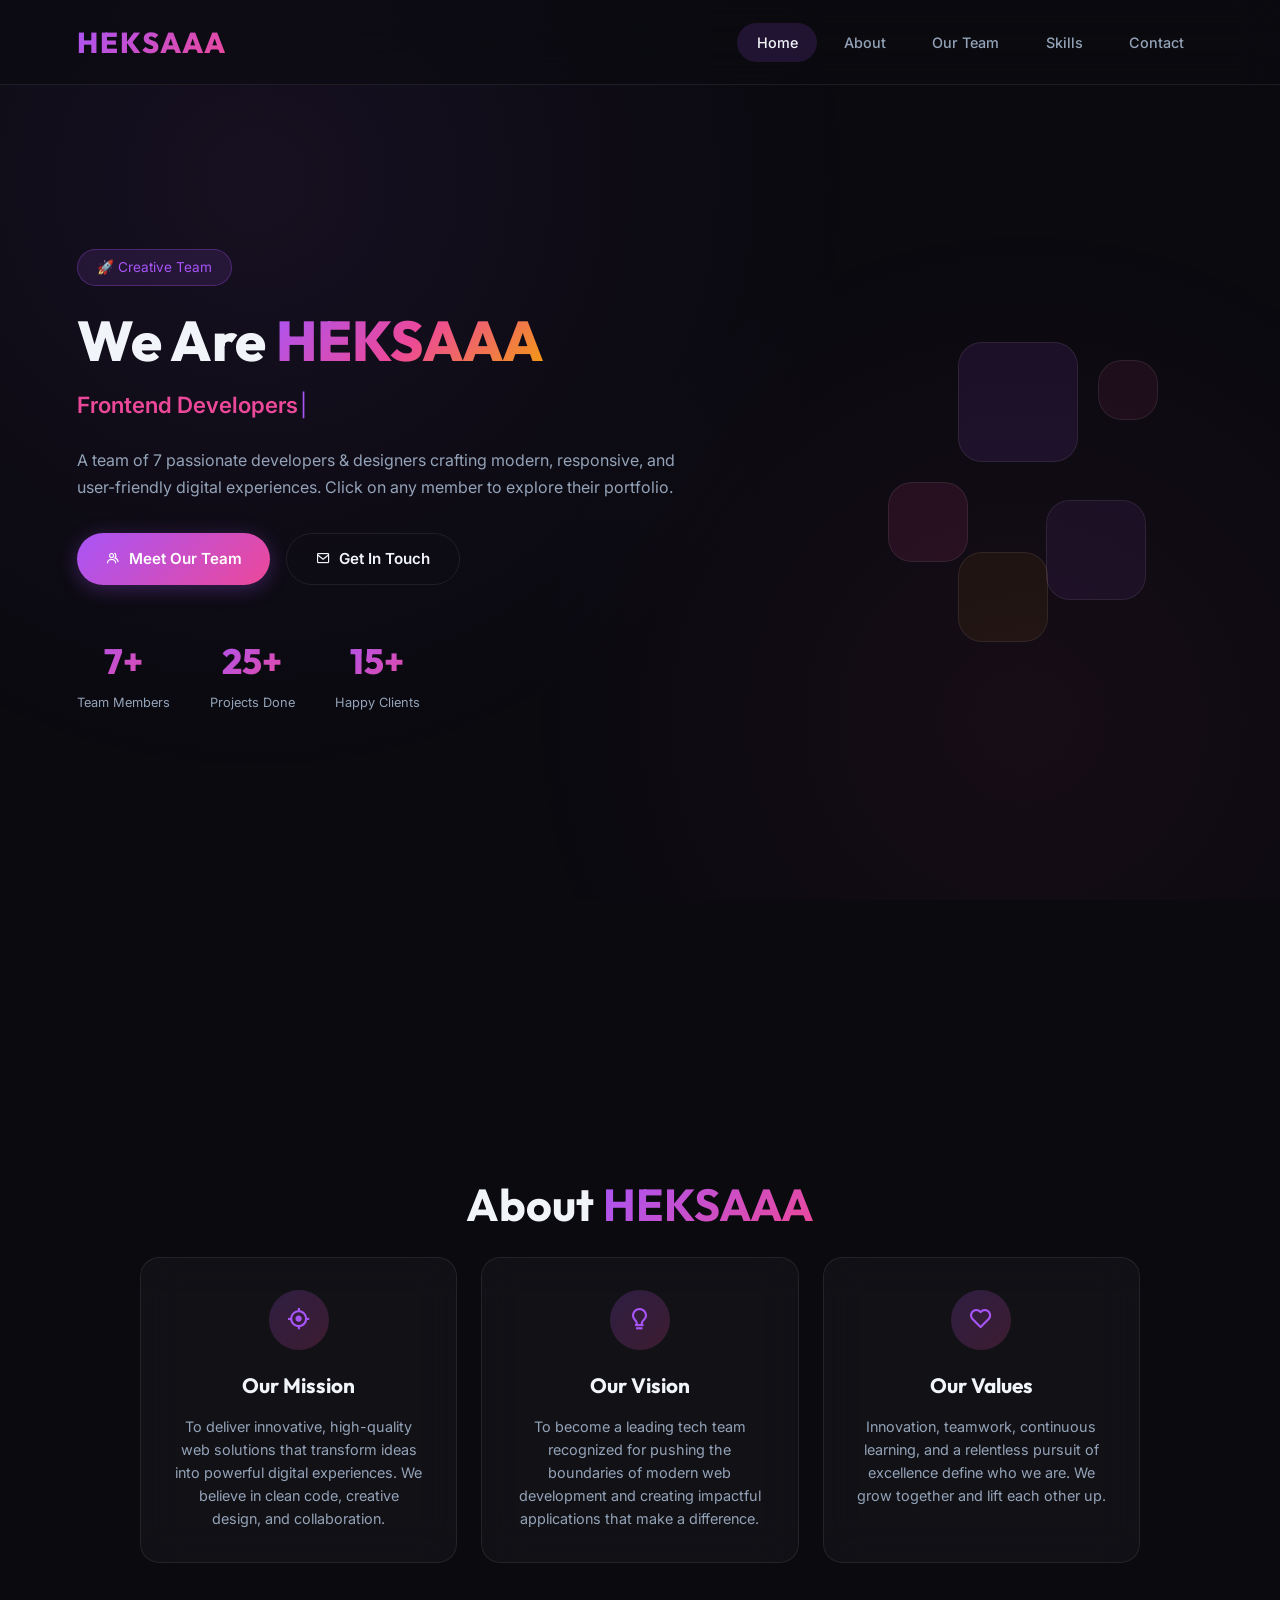
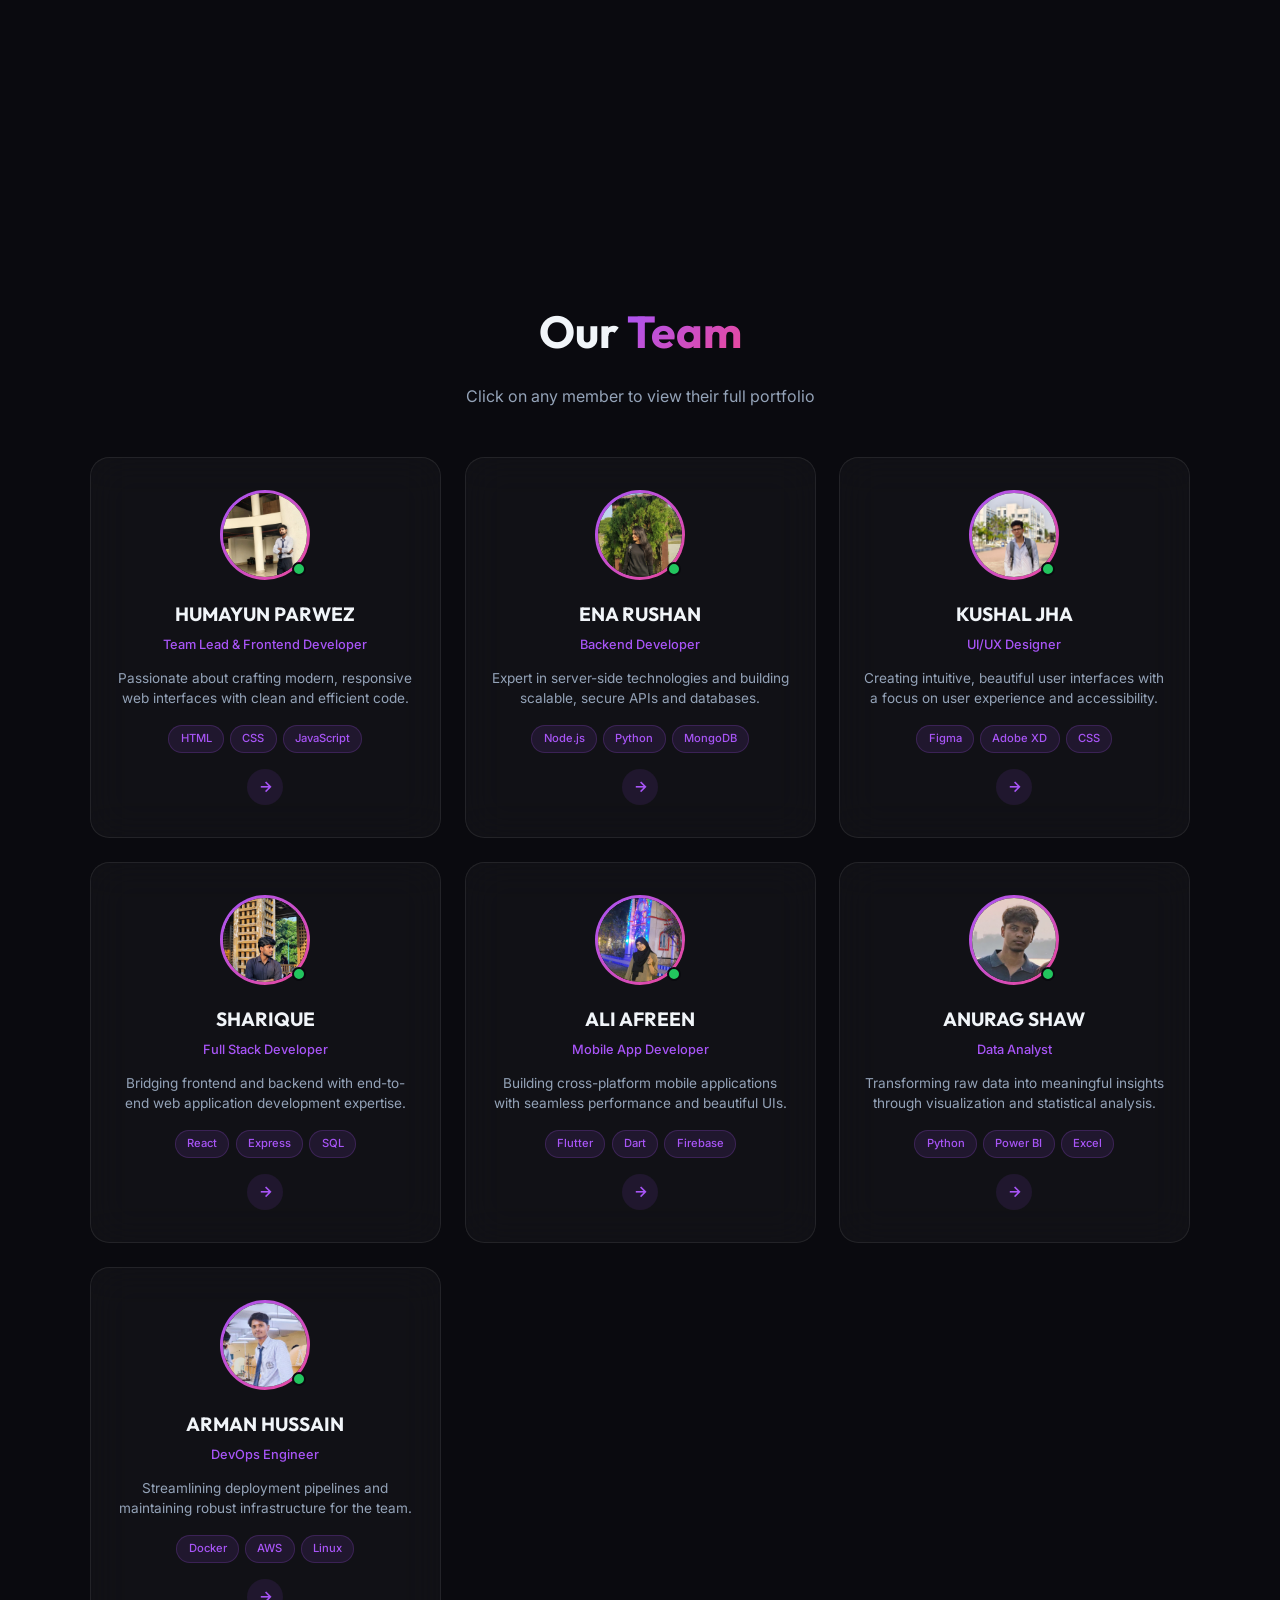
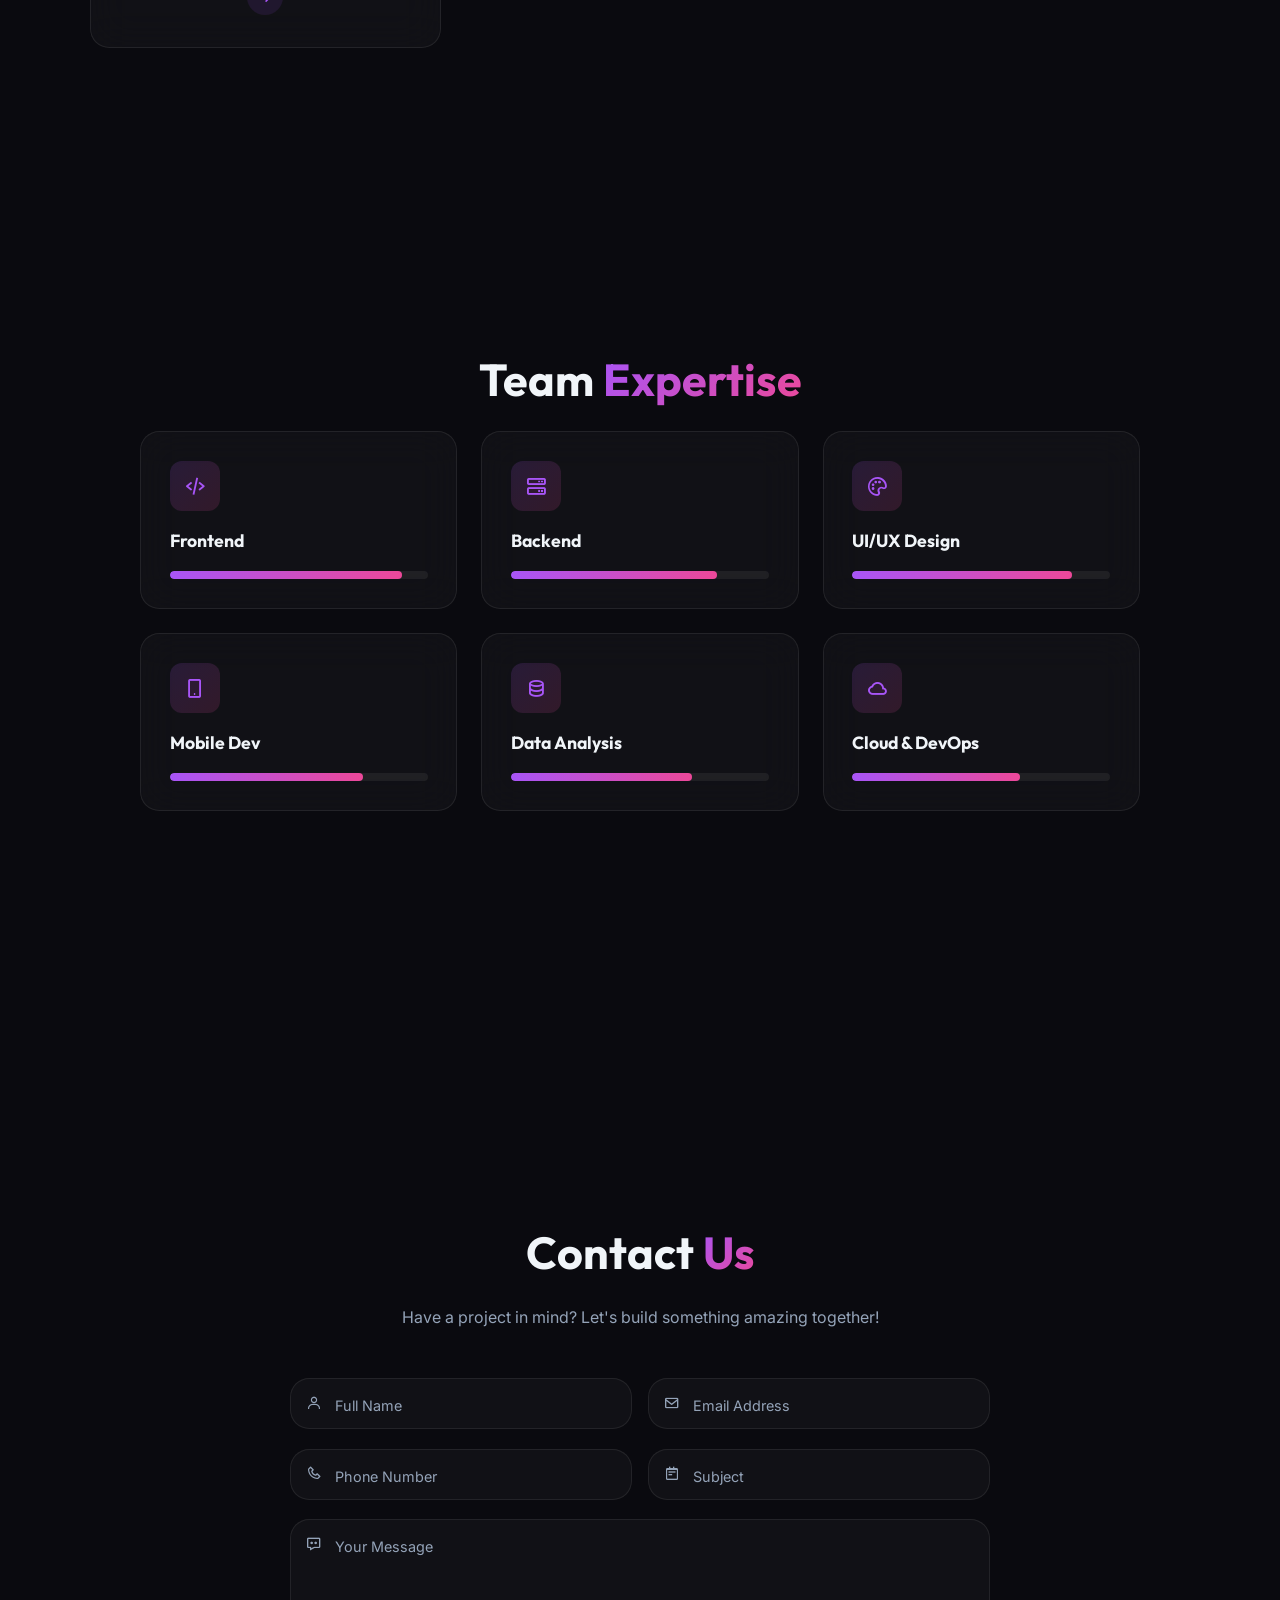
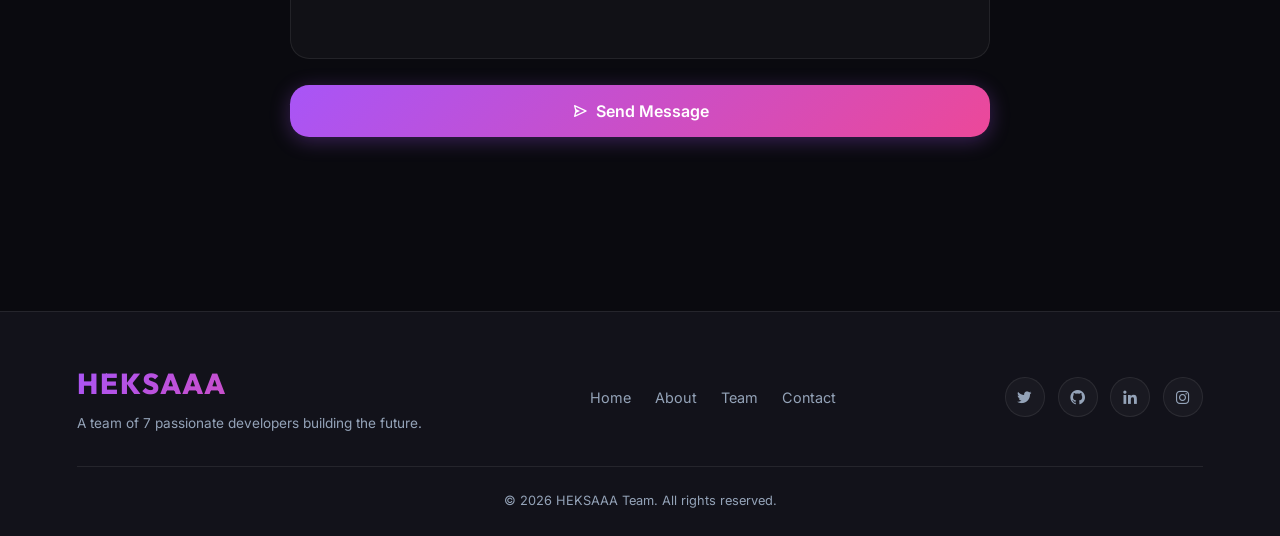
<file: index.html>
<!DOCTYPE html>
<html lang="en">

<head>
    <meta charset="UTF-8">
    <meta name="viewport" content="width=device-width, initial-scale=1.0">
    <title>HEKSAAA — Team Portfolio</title>
    <meta name="description"
        content="Meet the HEKSAAA team — 7 talented developers and designers building the future of web.">
    <link rel="stylesheet" href="style.css">
    <link href='https://unpkg.com/boxicons@2.1.4/css/boxicons.min.css' rel='stylesheet'>
    <link rel="preconnect" href="https://fonts.googleapis.com">
    <link rel="preconnect" href="https://fonts.gstatic.com" crossorigin>
    <link
        href="https://fonts.googleapis.com/css2?family=Inter:wght@300;400;500;600;700;800;900&family=Outfit:wght@300;400;500;600;700;800&display=swap"
        rel="stylesheet">
</head>

<body>
    <!-- Animated Background Particles -->
    <div class="bg-particles" id="particles"></div>

    <!-- *************************Navbar************************* -->
    <header class="header" id="header">
        <a href="#" class="logo">HEKSAAA</a>
        <i class='bx bx-menu' id="menu"></i>
        <nav class="navbar" id="navbar">
            <a href="#home" class="nav-link active" style="--vlr:1">Home</a>
            <a href="#about" class="nav-link" style="--vlr:2">About</a>
            <a href="#team" class="nav-link" style="--vlr:3">Our Team</a>
            <a href="#skills" class="nav-link" style="--vlr:4">Skills</a>
            <a href="#contact" class="nav-link" style="--vlr:5">Contact</a>
        </nav>
    </header>

    <!-- *************************Hero Section************************* -->
    <section class="hero" id="home">
        <div class="hero-content">
            <div class="hero-badge">🚀 Creative Team</div>
            <h1 class="hero-title">
                We Are <span class="gradient-text">HEKSAAA</span>
            </h1>
            <div class="hero-typewriter">
                <h2 id="typewriter-text"></h2>
                <span class="cursor">|</span>
            </div>
            <p class="hero-description">A team of 7 passionate developers & designers crafting modern, responsive, and
                user-friendly digital experiences. Click on any member to explore their portfolio.</p>
            <div class="hero-buttons">
                <a href="#team" class="btn btn-primary">
                    <i class='bx bx-group'></i> Meet Our Team
                </a>
                <a href="#contact" class="btn btn-outline">
                    <i class='bx bx-envelope'></i> Get In Touch
                </a>
            </div>
            <div class="hero-stats">
                <div class="stat-item">
                    <span class="stat-number" data-count="7">0</span>
                    <span class="stat-label">Team Members</span>
                </div>
                <div class="stat-item">
                    <span class="stat-number" data-count="25">0</span>
                    <span class="stat-label">Projects Done</span>
                </div>
                <div class="stat-item">
                    <span class="stat-number" data-count="15">0</span>
                    <span class="stat-label">Happy Clients</span>
                </div>
            </div>
        </div>
        <div class="hero-visual">
            <div class="hex-grid">
                <div class="hex hex-1"></div>
                <div class="hex hex-2"></div>
                <div class="hex hex-3"></div>
                <div class="hex hex-4"></div>
                <div class="hex hex-5"></div>
            </div>
        </div>
    </section>

    <!-- *************************About Section************************* -->
    <section class="about-section" id="about">
        <h2 class="section-title">About <span>HEKSAAA</span></h2>
        <div class="about-grid">
            <div class="about-card glass-card">
                <div class="about-icon"><i class='bx bx-target-lock'></i></div>
                <h3>Our Mission</h3>
                <p>To deliver innovative, high-quality web solutions that transform ideas into powerful digital
                    experiences. We believe in clean code, creative design, and collaboration.</p>
            </div>
            <div class="about-card glass-card">
                <div class="about-icon"><i class='bx bx-bulb'></i></div>
                <h3>Our Vision</h3>
                <p>To become a leading tech team recognized for pushing the boundaries of modern web development and
                    creating impactful applications that make a difference.</p>
            </div>
            <div class="about-card glass-card">
                <div class="about-icon"><i class='bx bx-heart'></i></div>
                <h3>Our Values</h3>
                <p>Innovation, teamwork, continuous learning, and a relentless pursuit of excellence define who we are.
                    We grow together and lift each other up.</p>
            </div>
        </div>
    </section>

    <!-- *************************Team Section************************* -->
    <section class="team-section" id="team">
        <h2 class="section-title">Our <span>Team</span></h2>
        <p class="section-subtitle">Click on any member to view their full portfolio</p>

        <div class="team-grid">
            <!-- Member 1 -->
            <a href="member1.html" class="member-card glass-card" id="member-1" style="--delay:0.1s">
                <div class="member-glow"></div>
                <div class="member-avatar">
                    <img src="humayu.jpeg" alt="Arman Hussain" class="avatar-img">
                    <div class="member-status online"></div>
                </div>
                <h3 class="member-name">HUMAYUN PARWEZ</h3>
                <span class="member-role">Team Lead & Frontend Developer</span>
                <p class="member-bio">Passionate about crafting modern, responsive web interfaces with clean and
                    efficient code.</p>
                <div class="member-skills-preview">
                    <span class="skill-tag">HTML</span>
                    <span class="skill-tag">CSS</span>
                    <span class="skill-tag">JavaScript</span>
                </div>
                <div class="card-arrow">
                    <i class='bx bx-right-arrow-alt'></i>
                </div>
            </a>

            <!-- Member 2 -->
            <a href="member2.html" class="member-card glass-card" id="member-2" style="--delay:0.2s">
                <div class="member-glow"></div>
                <div class="member-avatar">
                    <img src="ena.jpeg" alt="Ena Rushan" class="avatar-img">
                    <div class="member-status online"></div>
                </div>
                <h3 class="member-name">ENA RUSHAN</h3>
                <span class="member-role">Backend Developer</span>
                <p class="member-bio">Expert in server-side technologies and building scalable, secure APIs and
                    databases.</p>
                <div class="member-skills-preview">
                    <span class="skill-tag">Node.js</span>
                    <span class="skill-tag">Python</span>
                    <span class="skill-tag">MongoDB</span>
                </div>
                <div class="card-arrow">
                    <i class='bx bx-right-arrow-alt'></i>
                </div>
            </a>

            <!-- Member 3 -->
            <a href="member3.html" class="member-card glass-card" id="member-3" style="--delay:0.3s">
                <div class="member-glow"></div>
                <div class="member-avatar">
                    <img src="kushal.jpeg" alt="Anurag Shaw" class="avatar-img">
                    <div class="member-status online"></div>
                </div>
                <h3 class="member-name">KUSHAL JHA</h3>
                <span class="member-role">UI/UX Designer</span>
                <p class="member-bio">Creating intuitive, beautiful user interfaces with a focus on user experience and
                    accessibility.</p>
                <div class="member-skills-preview">
                    <span class="skill-tag">Figma</span>
                    <span class="skill-tag">Adobe XD</span>
                    <span class="skill-tag">CSS</span>
                </div>
                <div class="card-arrow">
                    <i class='bx bx-right-arrow-alt'></i>
                </div>
            </a>

            <!-- Member 4 -->
            <a href="member4.html" class="member-card glass-card" id="member-4" style="--delay:0.4s">
                <div class="member-glow"></div>
                <div class="member-avatar">
                    <img src="sharique.jpeg" alt="Ali Afreen" class="avatar-img">
                    <div class="member-status online"></div>
                </div>
                <h3 class="member-name">SHARIQUE</h3>
                <span class="member-role">Full Stack Developer</span>
                <p class="member-bio">Bridging frontend and backend with end-to-end web application development
                    expertise.</p>
                <div class="member-skills-preview">
                    <span class="skill-tag">React</span>
                    <span class="skill-tag">Express</span>
                    <span class="skill-tag">SQL</span>
                </div>
                <div class="card-arrow">
                    <i class='bx bx-right-arrow-alt'></i>
                </div>
            </a>

            <!-- Member 5 -->
            <a href="member5.html" class="member-card glass-card" id="member-5" style="--delay:0.5s">
                <div class="member-glow"></div>
                <div class="member-avatar">
                    <img src="afreen.jpeg" alt="Ena Rushan" class="avatar-img">
                    <div class="member-status online"></div>
                </div>
                <h3 class="member-name">ALI AFREEN</h3>
                <span class="member-role">Mobile App Developer</span>
                <p class="member-bio">Building cross-platform mobile applications with seamless performance and
                    beautiful UIs.</p>
                <div class="member-skills-preview">
                    <span class="skill-tag">Flutter</span>
                    <span class="skill-tag">Dart</span>
                    <span class="skill-tag">Firebase</span>
                </div>
                <div class="card-arrow">
                    <i class='bx bx-right-arrow-alt'></i>
                </div>
            </a>

            <!-- Member 6 -->
            <a href="member6.html" class="member-card glass-card" id="member-6" style="--delay:0.6s">
                <div class="member-glow"></div>
                <div class="member-avatar">
                    <img src="anurag.jpeg" alt="Kushal Jha" class="avatar-img">
                    <div class="member-status online"></div>
                </div>
                <h3 class="member-name">ANURAG SHAW</h3>
                <span class="member-role">Data Analyst</span>
                <p class="member-bio">Transforming raw data into meaningful insights through visualization and
                    statistical analysis.</p>
                <div class="member-skills-preview">
                    <span class="skill-tag">Python</span>
                    <span class="skill-tag">Power BI</span>
                    <span class="skill-tag">Excel</span>
                </div>
                <div class="card-arrow">
                    <i class='bx bx-right-arrow-alt'></i>
                </div>
            </a>

            <!-- Member 7 -->
            <a href="member7.html" class="member-card glass-card" id="member-7" style="--delay:0.7s">
                <div class="member-glow"></div>
                <div class="member-avatar">
                    <img src="arman.png" alt="Sharique" class="avatar-img">
                    <div class="member-status online"></div>
                </div>
                <h3 class="member-name">ARMAN HUSSAIN</h3>
                <span class="member-role">DevOps Engineer</span>
                <p class="member-bio">Streamlining deployment pipelines and maintaining robust infrastructure for the
                    team.</p>
                <div class="member-skills-preview">
                    <span class="skill-tag">Docker</span>
                    <span class="skill-tag">AWS</span>
                    <span class="skill-tag">Linux</span>
                </div>
                <div class="card-arrow">
                    <i class='bx bx-right-arrow-alt'></i>
                </div>
            </a>
        </div>
    </section>

    <!-- *************************Skills Section************************* -->
    <section class="skills-section" id="skills">
        <h2 class="section-title">Team <span>Expertise</span></h2>
        <div class="skills-grid">
            <div class="skill-card glass-card">
                <div class="skill-icon"><i class='bx bx-code-alt'></i></div>
                <h3>Frontend</h3>
                <div class="skill-bar-container">
                    <div class="skill-bar" data-width="90%">
                        <span class="skill-percent">90%</span>
                    </div>
                </div>
            </div>
            <div class="skill-card glass-card">
                <div class="skill-icon"><i class='bx bx-server'></i></div>
                <h3>Backend</h3>
                <div class="skill-bar-container">
                    <div class="skill-bar" data-width="80%">
                        <span class="skill-percent">80%</span>
                    </div>
                </div>
            </div>
            <div class="skill-card glass-card">
                <div class="skill-icon"><i class='bx bx-palette'></i></div>
                <h3>UI/UX Design</h3>
                <div class="skill-bar-container">
                    <div class="skill-bar" data-width="85%">
                        <span class="skill-percent">85%</span>
                    </div>
                </div>
            </div>
            <div class="skill-card glass-card">
                <div class="skill-icon"><i class='bx bx-mobile-alt'></i></div>
                <h3>Mobile Dev</h3>
                <div class="skill-bar-container">
                    <div class="skill-bar" data-width="75%">
                        <span class="skill-percent">75%</span>
                    </div>
                </div>
            </div>
            <div class="skill-card glass-card">
                <div class="skill-icon"><i class='bx bx-data'></i></div>
                <h3>Data Analysis</h3>
                <div class="skill-bar-container">
                    <div class="skill-bar" data-width="70%">
                        <span class="skill-percent">70%</span>
                    </div>
                </div>
            </div>
            <div class="skill-card glass-card">
                <div class="skill-icon"><i class='bx bx-cloud'></i></div>
                <h3>Cloud & DevOps</h3>
                <div class="skill-bar-container">
                    <div class="skill-bar" data-width="65%">
                        <span class="skill-percent">65%</span>
                    </div>
                </div>
            </div>
        </div>
    </section>

    <!-- *************************Contact Section************************* -->
    <section class="contact-section" id="contact">
        <h2 class="section-title">Contact <span>Us</span></h2>
        <p class="section-subtitle">Have a project in mind? Let's build something amazing together!</p>
        <form action="#" class="contact-form" id="contact-form">
            <div class="form-row">
                <div class="form-group">
                    <input type="text" id="name" required placeholder=" ">
                    <label for="name">Full Name</label>
                    <i class='bx bx-user'></i>
                </div>
                <div class="form-group">
                    <input type="email" id="email" required placeholder=" ">
                    <label for="email">Email Address</label>
                    <i class='bx bx-envelope'></i>
                </div>
            </div>
            <div class="form-row">
                <div class="form-group">
                    <input type="tel" id="phone" required placeholder=" ">
                    <label for="phone">Phone Number</label>
                    <i class='bx bx-phone'></i>
                </div>
                <div class="form-group">
                    <input type="text" id="subject" required placeholder=" ">
                    <label for="subject">Subject</label>
                    <i class='bx bx-notepad'></i>
                </div>
            </div>
            <div class="form-group full-width">
                <textarea id="message" rows="6" required placeholder=" "></textarea>
                <label for="message">Your Message</label>
                <i class='bx bx-message-dots'></i>
            </div>
            <button type="submit" class="btn btn-primary btn-submit">
                <i class='bx bx-send'></i> Send Message
            </button>
        </form>
    </section>

    <!-- *************************Footer************************* -->
    <footer class="footer">
        <div class="footer-content">
            <div class="footer-brand">
                <h3 class="logo">HEKSAAA</h3>
                <p>A team of 7 passionate developers building the future.</p>
            </div>
            <div class="footer-links">
                <a href="#home">Home</a>
                <a href="#about">About</a>
                <a href="#team">Team</a>
                <a href="#contact">Contact</a>
            </div>
            <div class="footer-socials">
                <a href="#" aria-label="Twitter"><i class='bx bxl-twitter'></i></a>
                <a href="#" aria-label="GitHub"><i class='bx bxl-github'></i></a>
                <a href="#" aria-label="LinkedIn"><i class='bx bxl-linkedin'></i></a>
                <a href="#" aria-label="Instagram"><i class='bx bxl-instagram'></i></a>
            </div>
        </div>
        <div class="footer-bottom">
            <p>&copy; 2026 HEKSAAA Team. All rights reserved.</p>
        </div>
        <a href="#home" class="back-to-top" id="backToTop">
            <i class='bx bx-up-arrow-alt'></i>
        </a>
    </footer>

    <script src="script.js"></script>
</body>

</html>
</file>
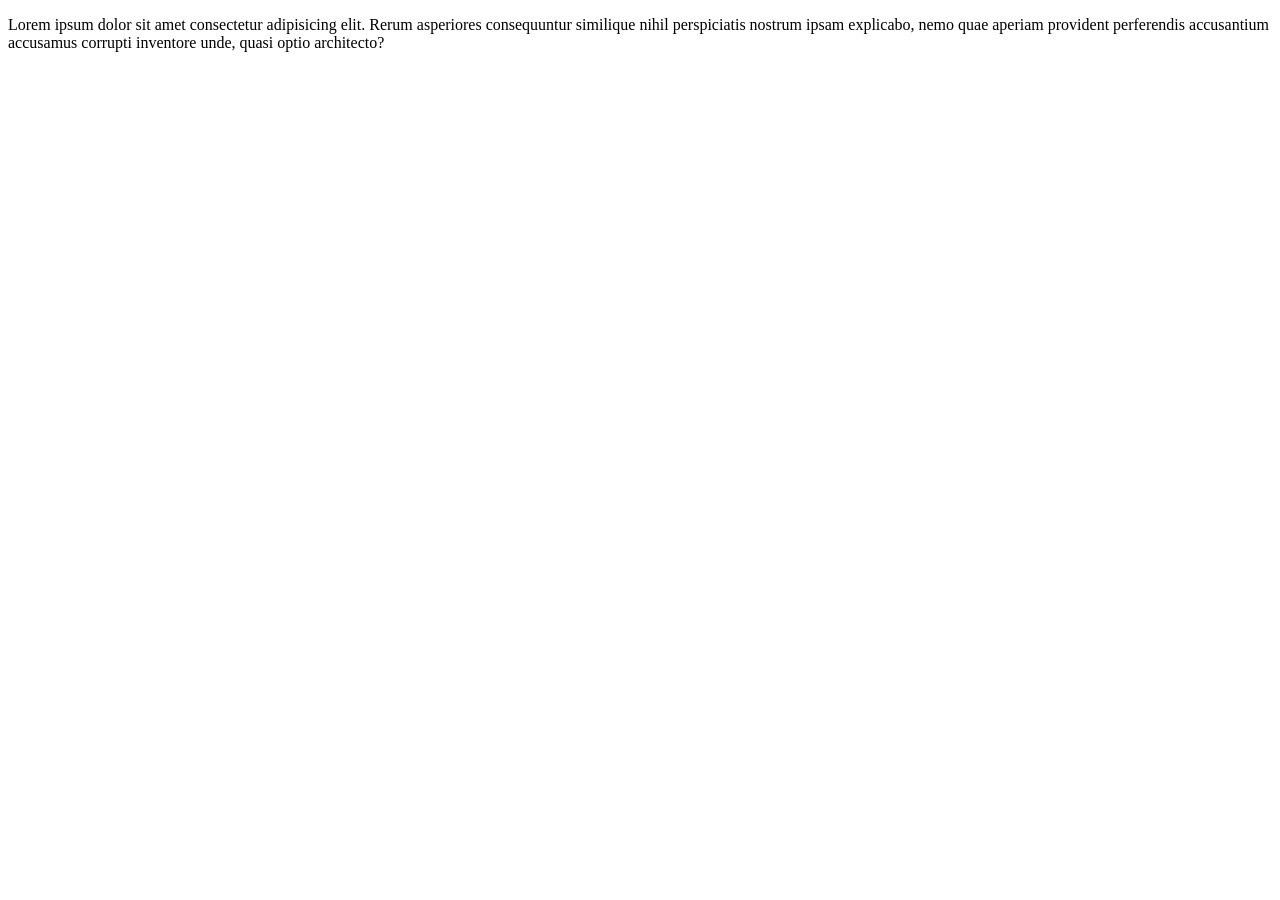
<file: about.html>
<!DOCTYPE html>
<html lang="en">
<head>
    <meta charset="UTF-8">
    <meta name="viewport" content="width=device-width, initial-scale=1.0">
    <title>Document</title>
</head>
<body>
    <p>Lorem ipsum dolor sit amet consectetur adipisicing elit. Rerum asperiores consequuntur similique nihil perspiciatis nostrum ipsam explicabo, nemo quae aperiam provident perferendis accusantium accusamus corrupti inventore unde, quasi optio architecto?</p>
</body>
</html>
</file>
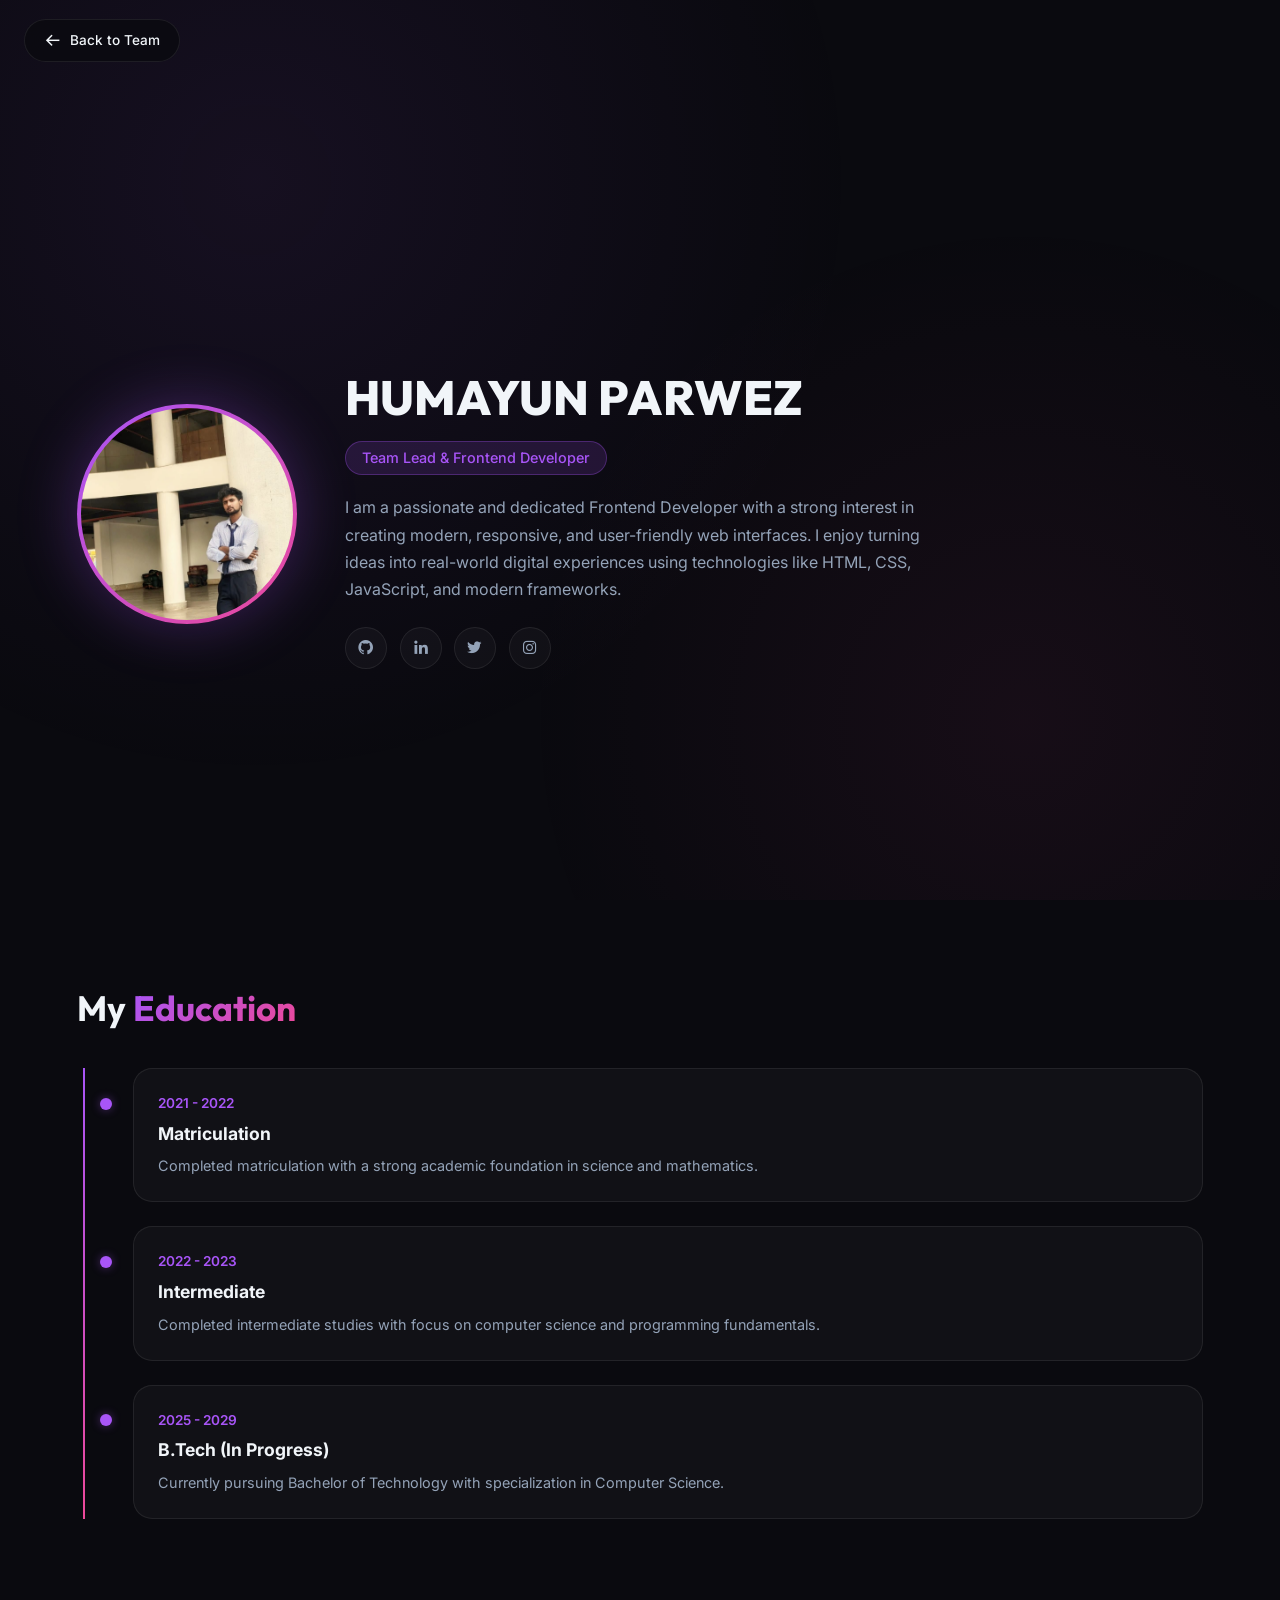
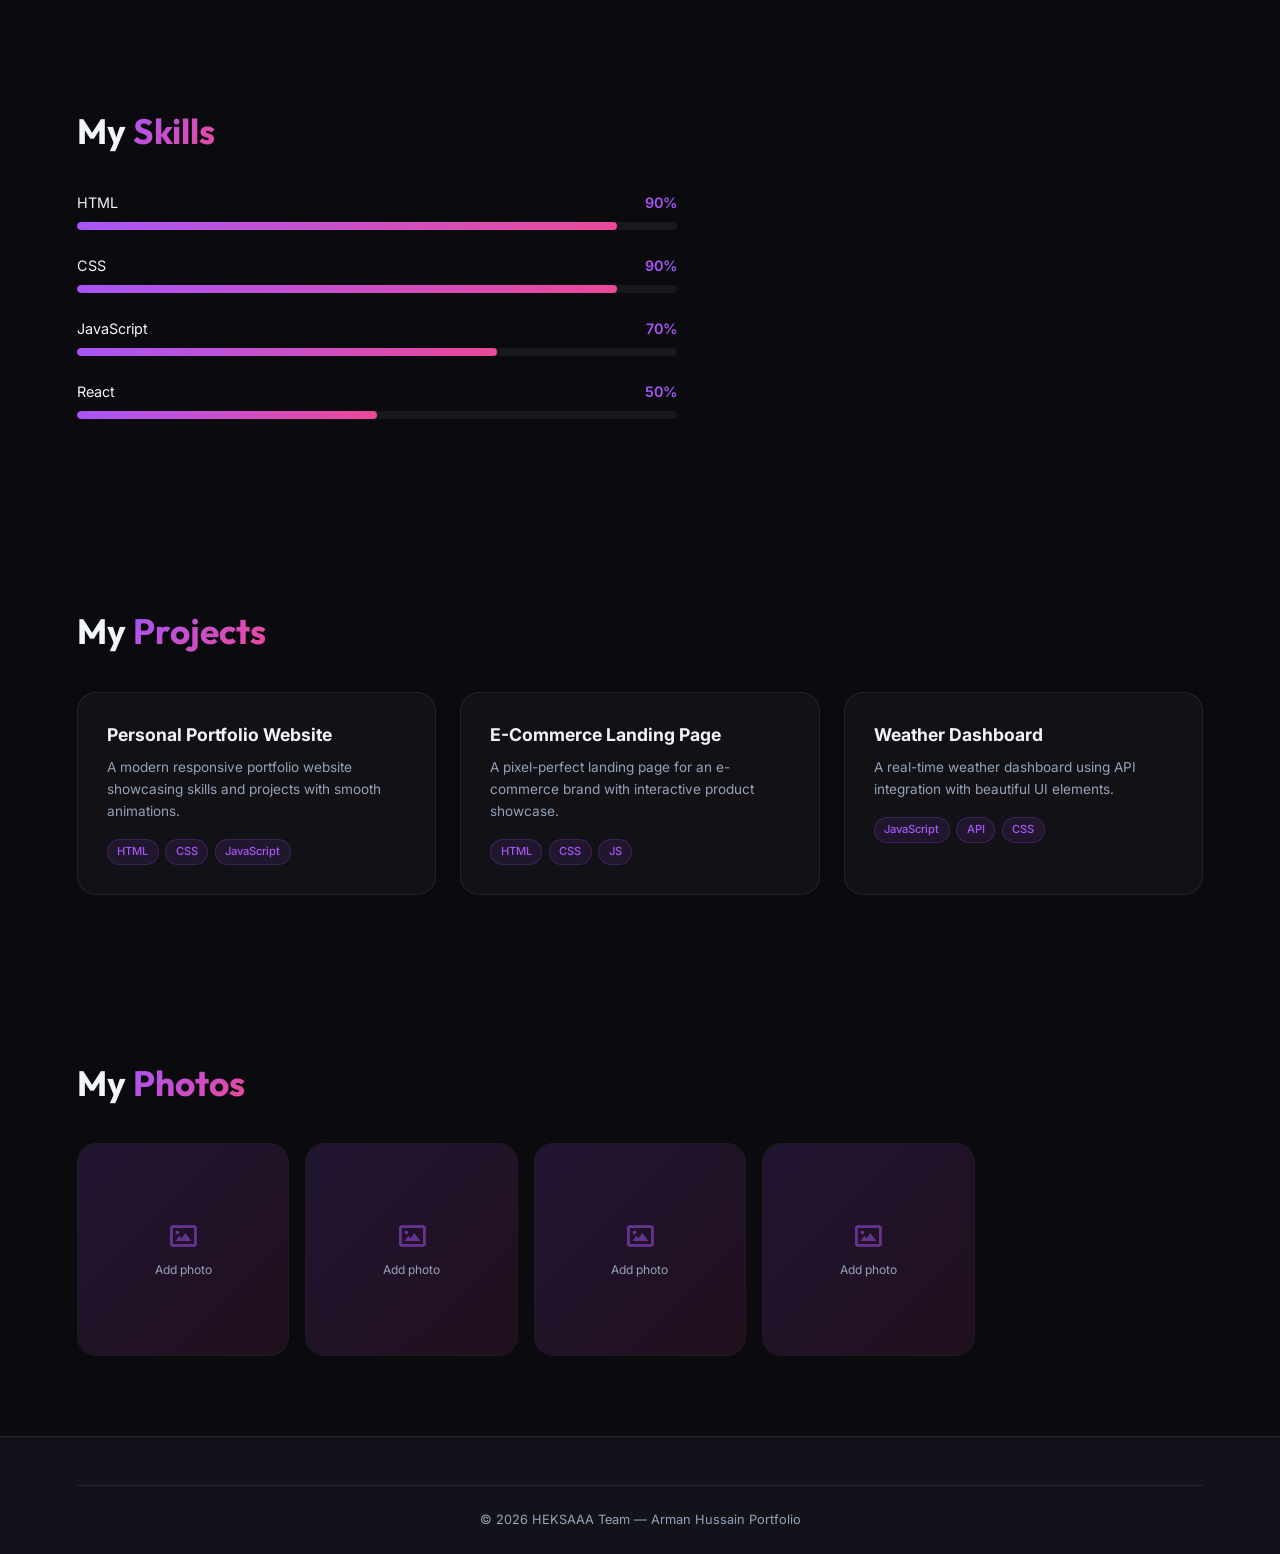
<file: member1.html>
<!DOCTYPE html>
<html lang="en">

<head>
    <meta charset="UTF-8">
    <meta name="viewport" content="width=device-width, initial-scale=1.0">
    <title>Arman Hussain — HEKSAAA Portfolio</title>
    <meta name="description" content="Portfolio of Arman Hussain — Team Lead & Frontend Developer at HEKSAAA.">
    <link rel="stylesheet" href="style.css">
    <link rel="stylesheet" href="member.css">
    <link href='https://unpkg.com/boxicons@2.1.4/css/boxicons.min.css' rel='stylesheet'>
    <link rel="preconnect" href="https://fonts.googleapis.com">
    <link rel="preconnect" href="https://fonts.gstatic.com" crossorigin>
    <link
        href="https://fonts.googleapis.com/css2?family=Inter:wght@300;400;500;600;700;800;900&family=Outfit:wght@300;400;500;600;700;800&display=swap"
        rel="stylesheet">
</head>

<body>
    <div class="bg-particles"></div>
    <a href="index.html" class="back-btn"><i class='bx bx-arrow-back'></i> Back to Team</a>

    <div class="member-hero">
        <div class="member-hero-avatar"><img src="humayu.jpeg" alt="Arman Hussain"></div>
        <div class="member-hero-info">
            <h1>HUMAYUN PARWEZ</h1>
            <div class="role-badge">Team Lead & Frontend Developer</div>
            <p>I am a passionate and dedicated Frontend Developer with a strong interest in creating modern, responsive,
                and user-friendly web interfaces. I enjoy turning ideas into real-world digital experiences using
                technologies like HTML, CSS, JavaScript, and modern frameworks.</p>
            <div class="member-socials">
                <a href="#"><i class='bx bxl-github'></i></a>
                <a href="#"><i class='bx bxl-linkedin'></i></a>
                <a href="#"><i class='bx bxl-twitter'></i></a>
                <a href="#"><i class='bx bxl-instagram'></i></a>
            </div>
        </div>
    </div>

    <div class="detail-section">
        <h2>My <span>Education</span></h2>
        <div class="timeline">
            <div class="timeline-item">
                <div class="timeline-year">2021 - 2022</div>
                <h3>Matriculation</h3>
                <p>Completed matriculation with a strong academic foundation in science and mathematics.</p>
            </div>
            <div class="timeline-item">
                <div class="timeline-year">2022 - 2023</div>
                <h3>Intermediate</h3>
                <p>Completed intermediate studies with focus on computer science and programming fundamentals.</p>
            </div>
            <div class="timeline-item">
                <div class="timeline-year">2025 - 2029</div>
                <h3>B.Tech (In Progress)</h3>
                <p>Currently pursuing Bachelor of Technology with specialization in Computer Science.</p>
            </div>
        </div>
    </div>

    <div class="detail-section">
        <h2>My <span>Skills</span></h2>
        <div class="member-skills-list">
            <div class="member-skill-item">
                <div class="member-skill-header"><span>HTML</span><span class="pct">90%</span></div>
                <div class="member-skill-bar-bg">
                    <div class="member-skill-bar-fill" data-width="90%"></div>
                </div>
            </div>
            <div class="member-skill-item">
                <div class="member-skill-header"><span>CSS</span><span class="pct">90%</span></div>
                <div class="member-skill-bar-bg">
                    <div class="member-skill-bar-fill" data-width="90%"></div>
                </div>
            </div>
            <div class="member-skill-item">
                <div class="member-skill-header"><span>JavaScript</span><span class="pct">70%</span></div>
                <div class="member-skill-bar-bg">
                    <div class="member-skill-bar-fill" data-width="70%"></div>
                </div>
            </div>
            <div class="member-skill-item">
                <div class="member-skill-header"><span>React</span><span class="pct">50%</span></div>
                <div class="member-skill-bar-bg">
                    <div class="member-skill-bar-fill" data-width="50%"></div>
                </div>
            </div>
        </div>
    </div>

    <div class="detail-section">
        <h2>My <span>Projects</span></h2>
        <div class="projects-grid">
            <div class="project-card">
                <h3>Personal Portfolio Website</h3>
                <p>A modern responsive portfolio website showcasing skills and projects with smooth animations.</p>
                <div class="project-tags"><span>HTML</span><span>CSS</span><span>JavaScript</span></div>
            </div>
            <div class="project-card">
                <h3>E-Commerce Landing Page</h3>
                <p>A pixel-perfect landing page for an e-commerce brand with interactive product showcase.</p>
                <div class="project-tags"><span>HTML</span><span>CSS</span><span>JS</span></div>
            </div>
            <div class="project-card">
                <h3>Weather Dashboard</h3>
                <p>A real-time weather dashboard using API integration with beautiful UI elements.</p>
                <div class="project-tags"><span>JavaScript</span><span>API</span><span>CSS</span></div>
            </div>
        </div>
    </div>

    <div class="detail-section">
        <h2>My <span>Photos</span></h2>
        <div class="photo-gallery">
            <div class="photo-item">
                <div class="photo-placeholder"><i class='bx bx-image'></i><span>Add photo</span></div>
            </div>
            <div class="photo-item">
                <div class="photo-placeholder"><i class='bx bx-image'></i><span>Add photo</span></div>
            </div>
            <div class="photo-item">
                <div class="photo-placeholder"><i class='bx bx-image'></i><span>Add photo</span></div>
            </div>
            <div class="photo-item">
                <div class="photo-placeholder"><i class='bx bx-image'></i><span>Add photo</span></div>
            </div>
        </div>
    </div>

    <footer class="footer">
        <div class="footer-bottom">
            <p>&copy; 2026 HEKSAAA Team — Arman Hussain Portfolio</p>
        </div>
    </footer>

    <script>
        // Animate skill bars on scroll
        const bars = document.querySelectorAll('.member-skill-bar-fill');
        const observer = new IntersectionObserver(entries => {
            entries.forEach(e => {
                if (e.isIntersecting) {
                    e.target.style.width = e.target.dataset.width;
                    observer.unobserve(e.target);
                }
            });
        }, { threshold: 0.3 });
        bars.forEach(b => observer.observe(b));
    </script>
</body>

</html>
</file>
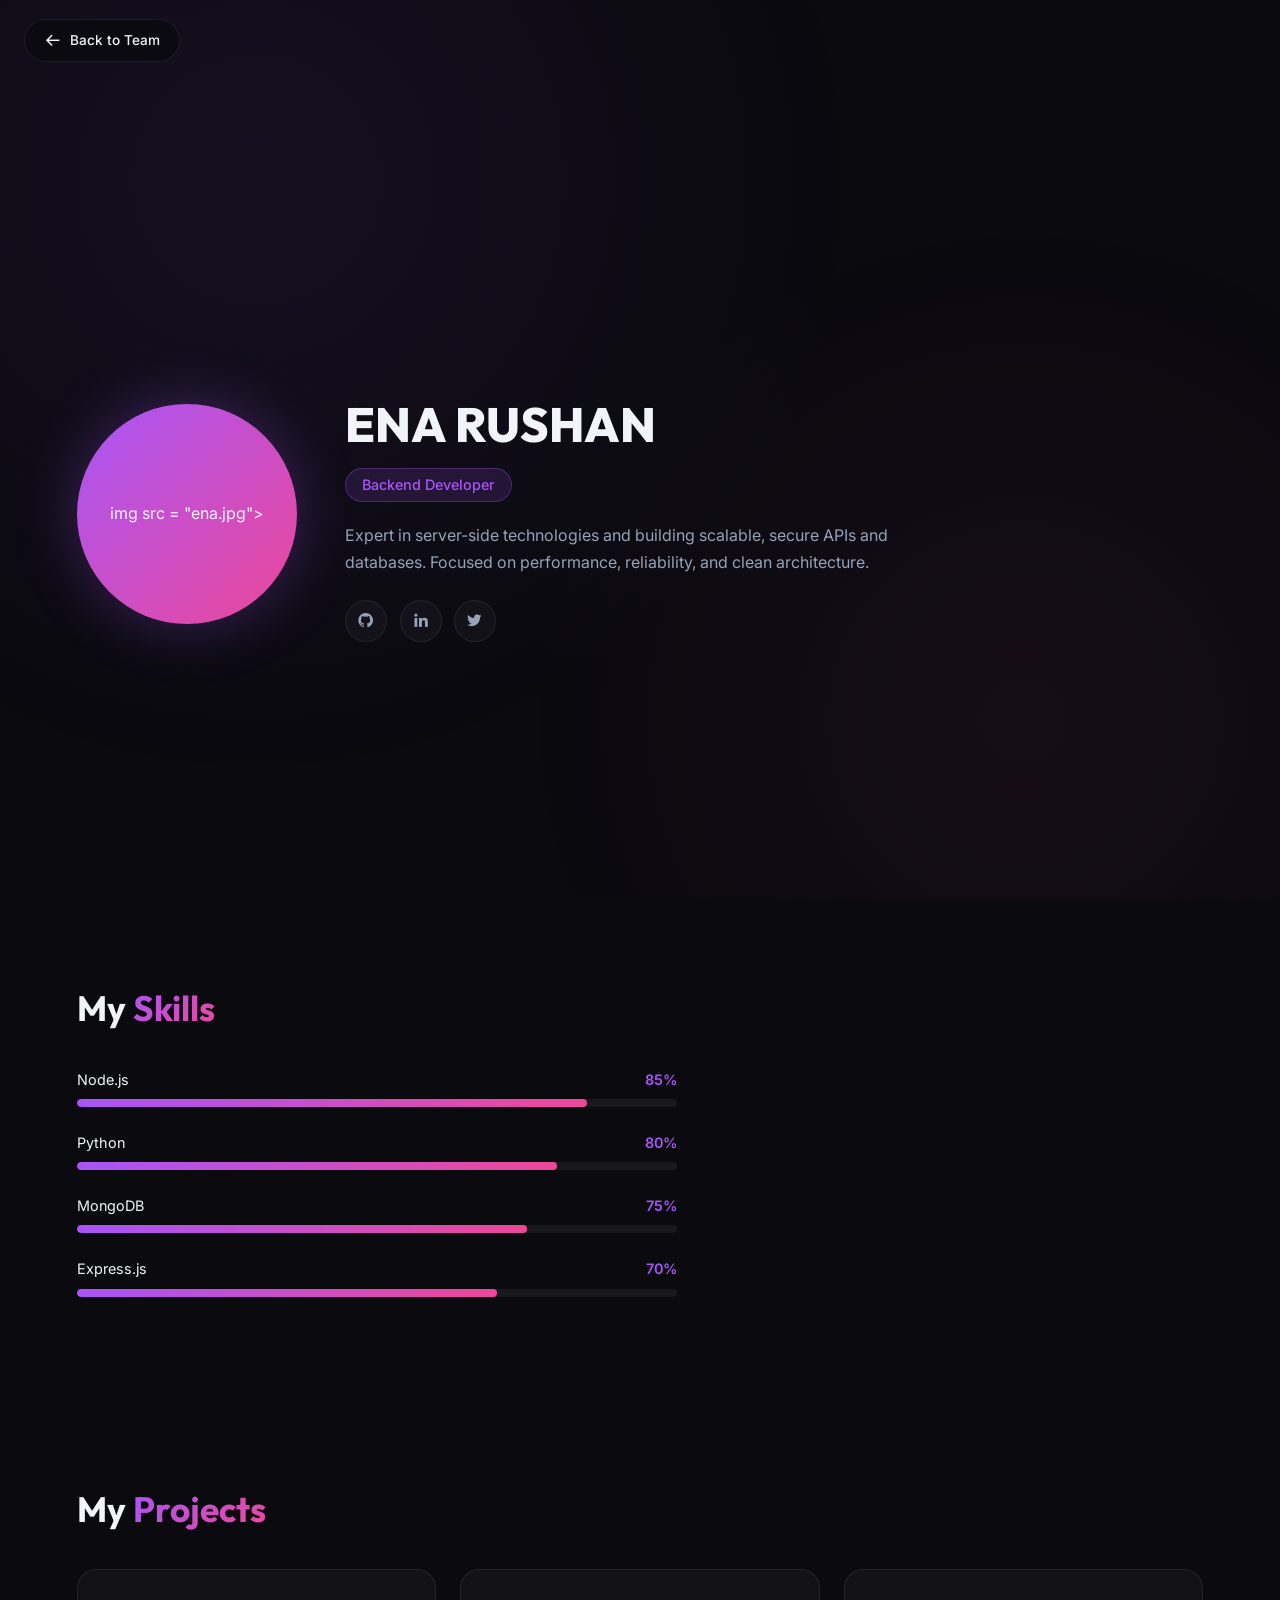
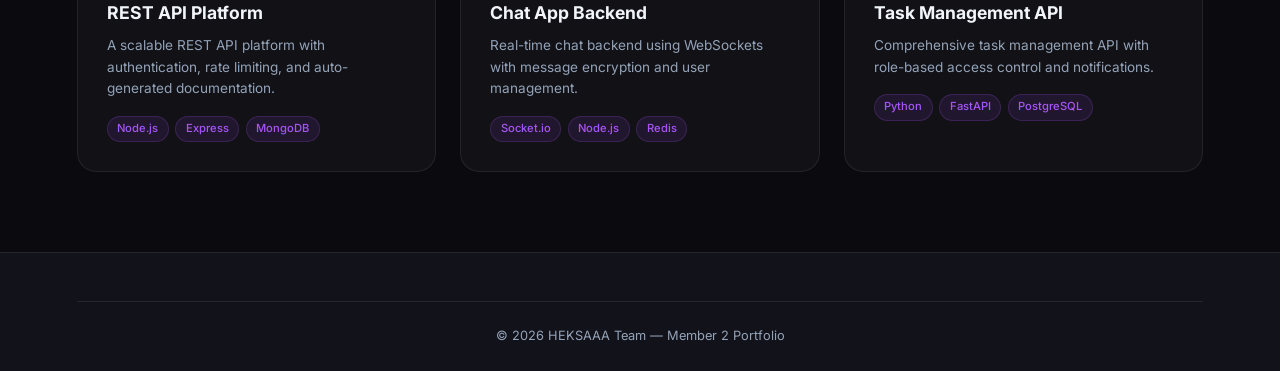
<file: member2.html>
<!DOCTYPE html>
<html lang="en">

<head>
    <meta charset="UTF-8">
    <meta name="viewport" content="width=device-width, initial-scale=1.0">
    <title>Member 2 — HEKSAAA Portfolio</title>
    <link rel="stylesheet" href="style.css">
    <link rel="stylesheet" href="member.css">
    <link href='https://unpkg.com/boxicons@2.1.4/css/boxicons.min.css' rel='stylesheet'>
    <link rel="preconnect" href="https://fonts.googleapis.com">
    <link rel="preconnect" href="https://fonts.gstatic.com" crossorigin>
    <link
        href="https://fonts.googleapis.com/css2?family=Inter:wght@300;400;500;600;700;800;900&family=Outfit:wght@300;400;500;600;700;800&display=swap"
        rel="stylesheet">
</head>

<body>
    <div class="bg-particles"></div>
    <a href="index.html" class="back-btn"><i class='bx bx-arrow-back'></i> Back to Team</a>
    <div class="member-hero">
        <div class="member-hero-avatar">img src = "ena.jpg"> </div>
        <div class="member-hero-info">
            <h1>ENA RUSHAN</h1>
            <div class="role-badge">Backend Developer</div>
            <p>Expert in server-side technologies and building scalable, secure APIs and databases. Focused on
                performance, reliability, and clean architecture.</p>
            <div class="member-socials">
                <a href="#"><i class='bx bxl-github'></i></a>
                <a href="#"><i class='bx bxl-linkedin'></i></a>
                <a href="#"><i class='bx bxl-twitter'></i></a>
            </div>
        </div>
    </div>
    <div class="detail-section">
        <h2>My <span>Skills</span></h2>
        <div class="member-skills-list">
            <div class="member-skill-item">
                <div class="member-skill-header"><span>Node.js</span><span class="pct">85%</span></div>
                <div class="member-skill-bar-bg">
                    <div class="member-skill-bar-fill" data-width="85%"></div>
                </div>
            </div>
            <div class="member-skill-item">
                <div class="member-skill-header"><span>Python</span><span class="pct">80%</span></div>
                <div class="member-skill-bar-bg">
                    <div class="member-skill-bar-fill" data-width="80%"></div>
                </div>
            </div>
            <div class="member-skill-item">
                <div class="member-skill-header"><span>MongoDB</span><span class="pct">75%</span></div>
                <div class="member-skill-bar-bg">
                    <div class="member-skill-bar-fill" data-width="75%"></div>
                </div>
            </div>
            <div class="member-skill-item">
                <div class="member-skill-header"><span>Express.js</span><span class="pct">70%</span></div>
                <div class="member-skill-bar-bg">
                    <div class="member-skill-bar-fill" data-width="70%"></div>
                </div>
            </div>
        </div>
    </div>
    <div class="detail-section">
        <h2>My <span>Projects</span></h2>
        <div class="projects-grid">
            <div class="project-card">
                <h3>REST API Platform</h3>
                <p>A scalable REST API platform with authentication, rate limiting, and auto-generated documentation.
                </p>
                <div class="project-tags"><span>Node.js</span><span>Express</span><span>MongoDB</span></div>
            </div>
            <div class="project-card">
                <h3>Chat App Backend</h3>
                <p>Real-time chat backend using WebSockets with message encryption and user management.</p>
                <div class="project-tags"><span>Socket.io</span><span>Node.js</span><span>Redis</span></div>
            </div>
            <div class="project-card">
                <h3>Task Management API</h3>
                <p>Comprehensive task management API with role-based access control and notifications.</p>
                <div class="project-tags"><span>Python</span><span>FastAPI</span><span>PostgreSQL</span></div>
            </div>
        </div>
    </div>
    <footer class="footer">
        <div class="footer-bottom">
            <p>&copy; 2026 HEKSAAA Team — Member 2 Portfolio</p>
        </div>
    </footer>
    <script>const bars = document.querySelectorAll('.member-skill-bar-fill'); const obs = new IntersectionObserver(e => { e.forEach(x => { if (x.isIntersecting) { x.target.style.width = x.target.dataset.width; obs.unobserve(x.target) } }) }, { threshold: 0.3 }); bars.forEach(b => obs.observe(b));</script>
</body>

</html>
</file>
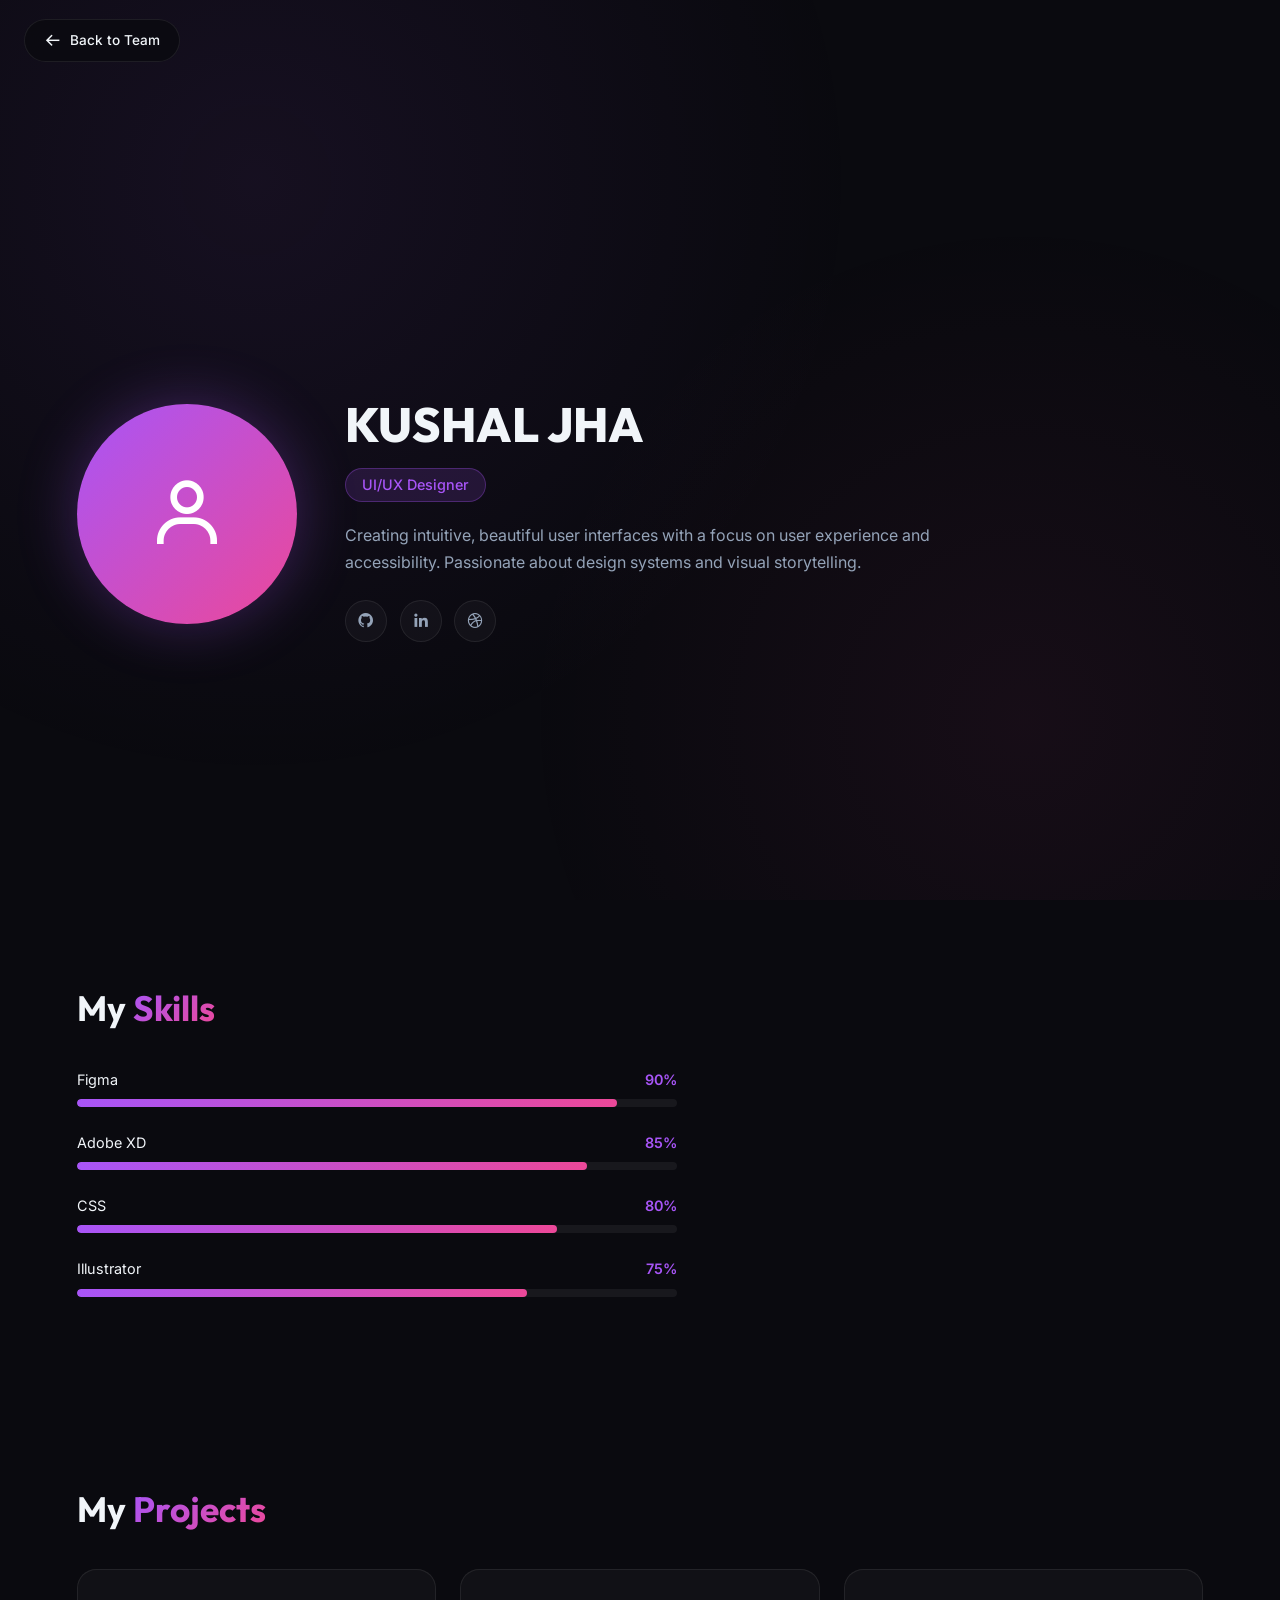
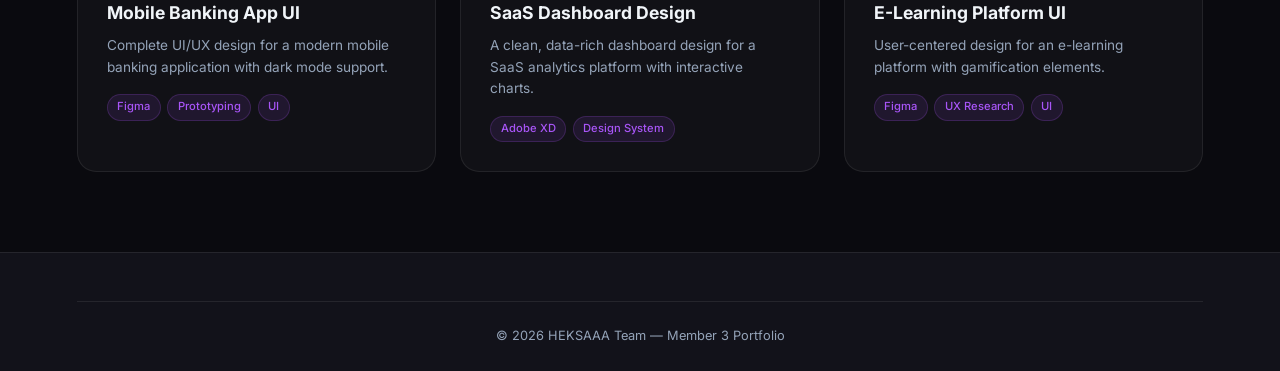
<file: member3.html>
<!DOCTYPE html>
<html lang="en">

<head>
    <meta charset="UTF-8">
    <meta name="viewport" content="width=device-width, initial-scale=1.0">
    <title>Member 3 — HEKSAAA Portfolio</title>
    <link rel="stylesheet" href="style.css">
    <link rel="stylesheet" href="member.css">
    <link href='https://unpkg.com/boxicons@2.1.4/css/boxicons.min.css' rel='stylesheet'>
    <link rel="preconnect" href="https://fonts.googleapis.com">
    <link rel="preconnect" href="https://fonts.gstatic.com" crossorigin>
    <link
        href="https://fonts.googleapis.com/css2?family=Inter:wght@300;400;500;600;700;800;900&family=Outfit:wght@300;400;500;600;700;800&display=swap"
        rel="stylesheet">
</head>

<body>
    <div class="bg-particles"></div>
    <a href="index.html" class="back-btn"><i class='bx bx-arrow-back'></i> Back to Team</a>
    <div class="member-hero">
        <div class="member-hero-avatar"><i class='bx bx-user'></i></div>
        <div class="member-hero-info">
            <h1>KUSHAL JHA</h1>
            <div class="role-badge">UI/UX Designer</div>
            <p>Creating intuitive, beautiful user interfaces with a focus on user experience and accessibility.
                Passionate about design systems and visual storytelling.</p>
            <div class="member-socials">
                <a href="#"><i class='bx bxl-github'></i></a>
                <a href="#"><i class='bx bxl-linkedin'></i></a>
                <a href="#"><i class='bx bxl-dribbble'></i></a>
            </div>
        </div>
    </div>
    <div class="detail-section">
        <h2>My <span>Skills</span></h2>
        <div class="member-skills-list">
            <div class="member-skill-item">
                <div class="member-skill-header"><span>Figma</span><span class="pct">90%</span></div>
                <div class="member-skill-bar-bg">
                    <div class="member-skill-bar-fill" data-width="90%"></div>
                </div>
            </div>
            <div class="member-skill-item">
                <div class="member-skill-header"><span>Adobe XD</span><span class="pct">85%</span></div>
                <div class="member-skill-bar-bg">
                    <div class="member-skill-bar-fill" data-width="85%"></div>
                </div>
            </div>
            <div class="member-skill-item">
                <div class="member-skill-header"><span>CSS</span><span class="pct">80%</span></div>
                <div class="member-skill-bar-bg">
                    <div class="member-skill-bar-fill" data-width="80%"></div>
                </div>
            </div>
            <div class="member-skill-item">
                <div class="member-skill-header"><span>Illustrator</span><span class="pct">75%</span></div>
                <div class="member-skill-bar-bg">
                    <div class="member-skill-bar-fill" data-width="75%"></div>
                </div>
            </div>
        </div>
    </div>
    <div class="detail-section">
        <h2>My <span>Projects</span></h2>
        <div class="projects-grid">
            <div class="project-card">
                <h3>Mobile Banking App UI</h3>
                <p>Complete UI/UX design for a modern mobile banking application with dark mode support.</p>
                <div class="project-tags"><span>Figma</span><span>Prototyping</span><span>UI</span></div>
            </div>
            <div class="project-card">
                <h3>SaaS Dashboard Design</h3>
                <p>A clean, data-rich dashboard design for a SaaS analytics platform with interactive charts.</p>
                <div class="project-tags"><span>Adobe XD</span><span>Design System</span></div>
            </div>
            <div class="project-card">
                <h3>E-Learning Platform UI</h3>
                <p>User-centered design for an e-learning platform with gamification elements.</p>
                <div class="project-tags"><span>Figma</span><span>UX Research</span><span>UI</span></div>
            </div>
        </div>
    </div>
    <footer class="footer">
        <div class="footer-bottom">
            <p>&copy; 2026 HEKSAAA Team — Member 3 Portfolio</p>
        </div>
    </footer>
    <script>const bars = document.querySelectorAll('.member-skill-bar-fill'); const obs = new IntersectionObserver(e => { e.forEach(x => { if (x.isIntersecting) { x.target.style.width = x.target.dataset.width; obs.unobserve(x.target) } }) }, { threshold: 0.3 }); bars.forEach(b => obs.observe(b));</script>
</body>

</html>
</file>
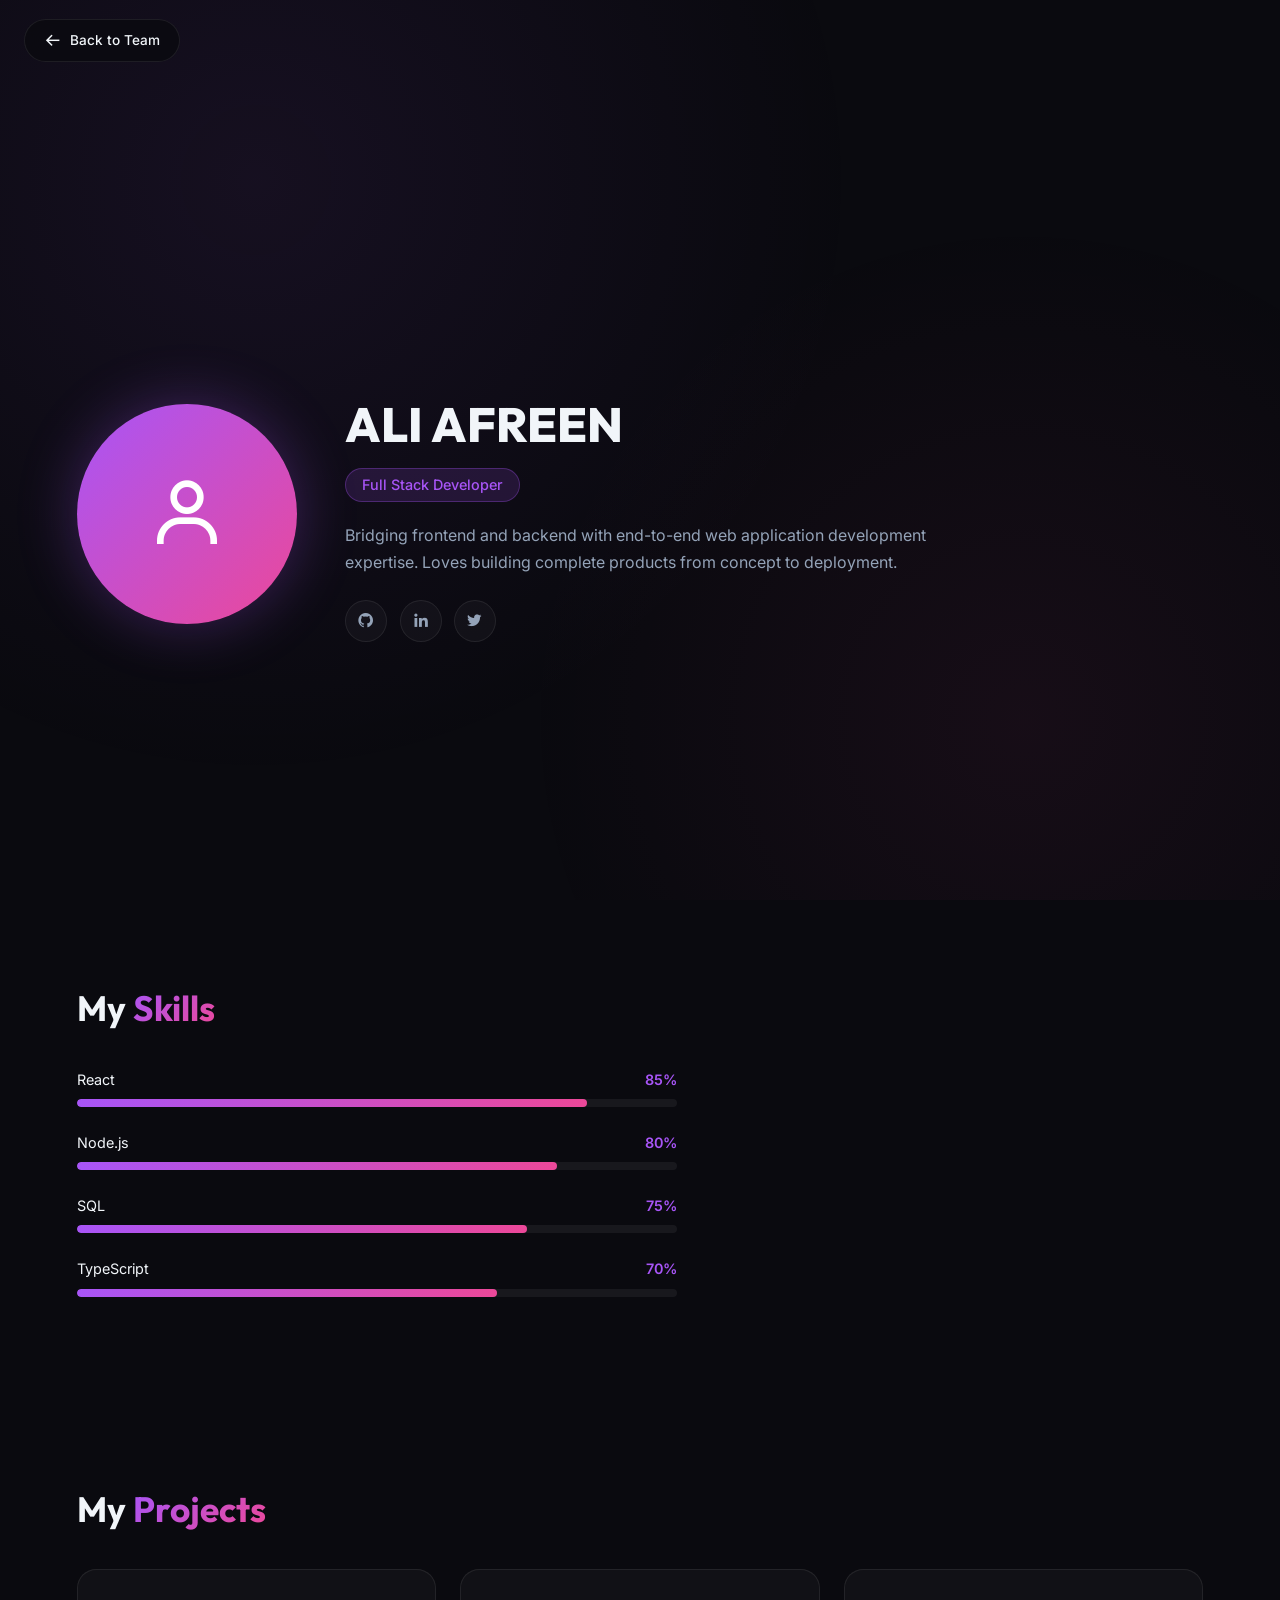
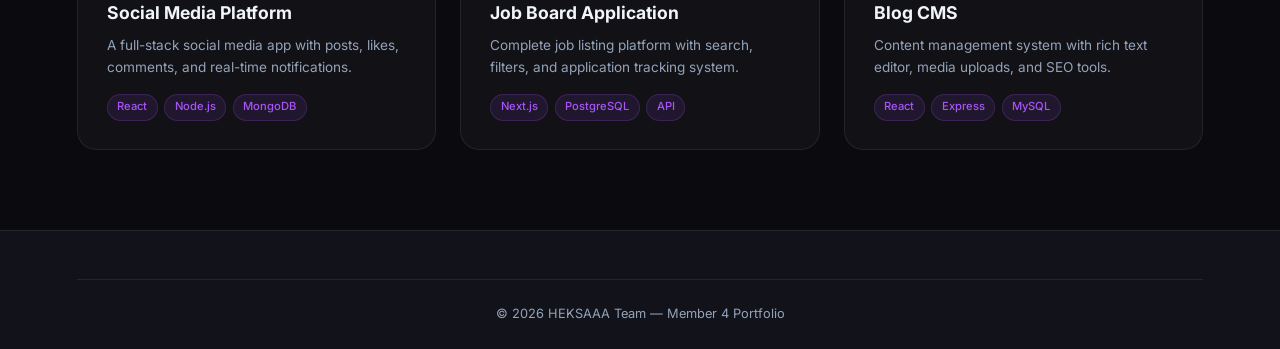
<file: member4.html>
<!DOCTYPE html>
<html lang="en">

<head>
    <meta charset="UTF-8">
    <meta name="viewport" content="width=device-width, initial-scale=1.0">
    <title>Member 4 — HEKSAAA Portfolio</title>
    <link rel="stylesheet" href="style.css">
    <link rel="stylesheet" href="member.css">
    <link href='https://unpkg.com/boxicons@2.1.4/css/boxicons.min.css' rel='stylesheet'>
    <link rel="preconnect" href="https://fonts.googleapis.com">
    <link rel="preconnect" href="https://fonts.gstatic.com" crossorigin>
    <link
        href="https://fonts.googleapis.com/css2?family=Inter:wght@300;400;500;600;700;800;900&family=Outfit:wght@300;400;500;600;700;800&display=swap"
        rel="stylesheet">
</head>

<body>
    <div class="bg-particles"></div>
    <a href="index.html" class="back-btn"><i class='bx bx-arrow-back'></i> Back to Team</a>
    <div class="member-hero">
        <div class="member-hero-avatar"><i class='bx bx-user'></i></div>
        <div class="member-hero-info">
            <h1>ALI AFREEN</h1>
            <div class="role-badge">Full Stack Developer</div>
            <p>Bridging frontend and backend with end-to-end web application development expertise. Loves building
                complete products from concept to deployment.</p>
            <div class="member-socials">
                <a href="#"><i class='bx bxl-github'></i></a>
                <a href="#"><i class='bx bxl-linkedin'></i></a>
                <a href="#"><i class='bx bxl-twitter'></i></a>
            </div>
        </div>
    </div>
    <div class="detail-section">
        <h2>My <span>Skills</span></h2>
        <div class="member-skills-list">
            <div class="member-skill-item">
                <div class="member-skill-header"><span>React</span><span class="pct">85%</span></div>
                <div class="member-skill-bar-bg">
                    <div class="member-skill-bar-fill" data-width="85%"></div>
                </div>
            </div>
            <div class="member-skill-item">
                <div class="member-skill-header"><span>Node.js</span><span class="pct">80%</span></div>
                <div class="member-skill-bar-bg">
                    <div class="member-skill-bar-fill" data-width="80%"></div>
                </div>
            </div>
            <div class="member-skill-item">
                <div class="member-skill-header"><span>SQL</span><span class="pct">75%</span></div>
                <div class="member-skill-bar-bg">
                    <div class="member-skill-bar-fill" data-width="75%"></div>
                </div>
            </div>
            <div class="member-skill-item">
                <div class="member-skill-header"><span>TypeScript</span><span class="pct">70%</span></div>
                <div class="member-skill-bar-bg">
                    <div class="member-skill-bar-fill" data-width="70%"></div>
                </div>
            </div>
        </div>
    </div>
    <div class="detail-section">
        <h2>My <span>Projects</span></h2>
        <div class="projects-grid">
            <div class="project-card">
                <h3>Social Media Platform</h3>
                <p>A full-stack social media app with posts, likes, comments, and real-time notifications.</p>
                <div class="project-tags"><span>React</span><span>Node.js</span><span>MongoDB</span></div>
            </div>
            <div class="project-card">
                <h3>Job Board Application</h3>
                <p>Complete job listing platform with search, filters, and application tracking system.</p>
                <div class="project-tags"><span>Next.js</span><span>PostgreSQL</span><span>API</span></div>
            </div>
            <div class="project-card">
                <h3>Blog CMS</h3>
                <p>Content management system with rich text editor, media uploads, and SEO tools.</p>
                <div class="project-tags"><span>React</span><span>Express</span><span>MySQL</span></div>
            </div>
        </div>
    </div>
    <footer class="footer">
        <div class="footer-bottom">
            <p>&copy; 2026 HEKSAAA Team — Member 4 Portfolio</p>
        </div>
    </footer>
    <script>const bars = document.querySelectorAll('.member-skill-bar-fill'); const obs = new IntersectionObserver(e => { e.forEach(x => { if (x.isIntersecting) { x.target.style.width = x.target.dataset.width; obs.unobserve(x.target) } }) }, { threshold: 0.3 }); bars.forEach(b => obs.observe(b));</script>
</body>

</html>
</file>
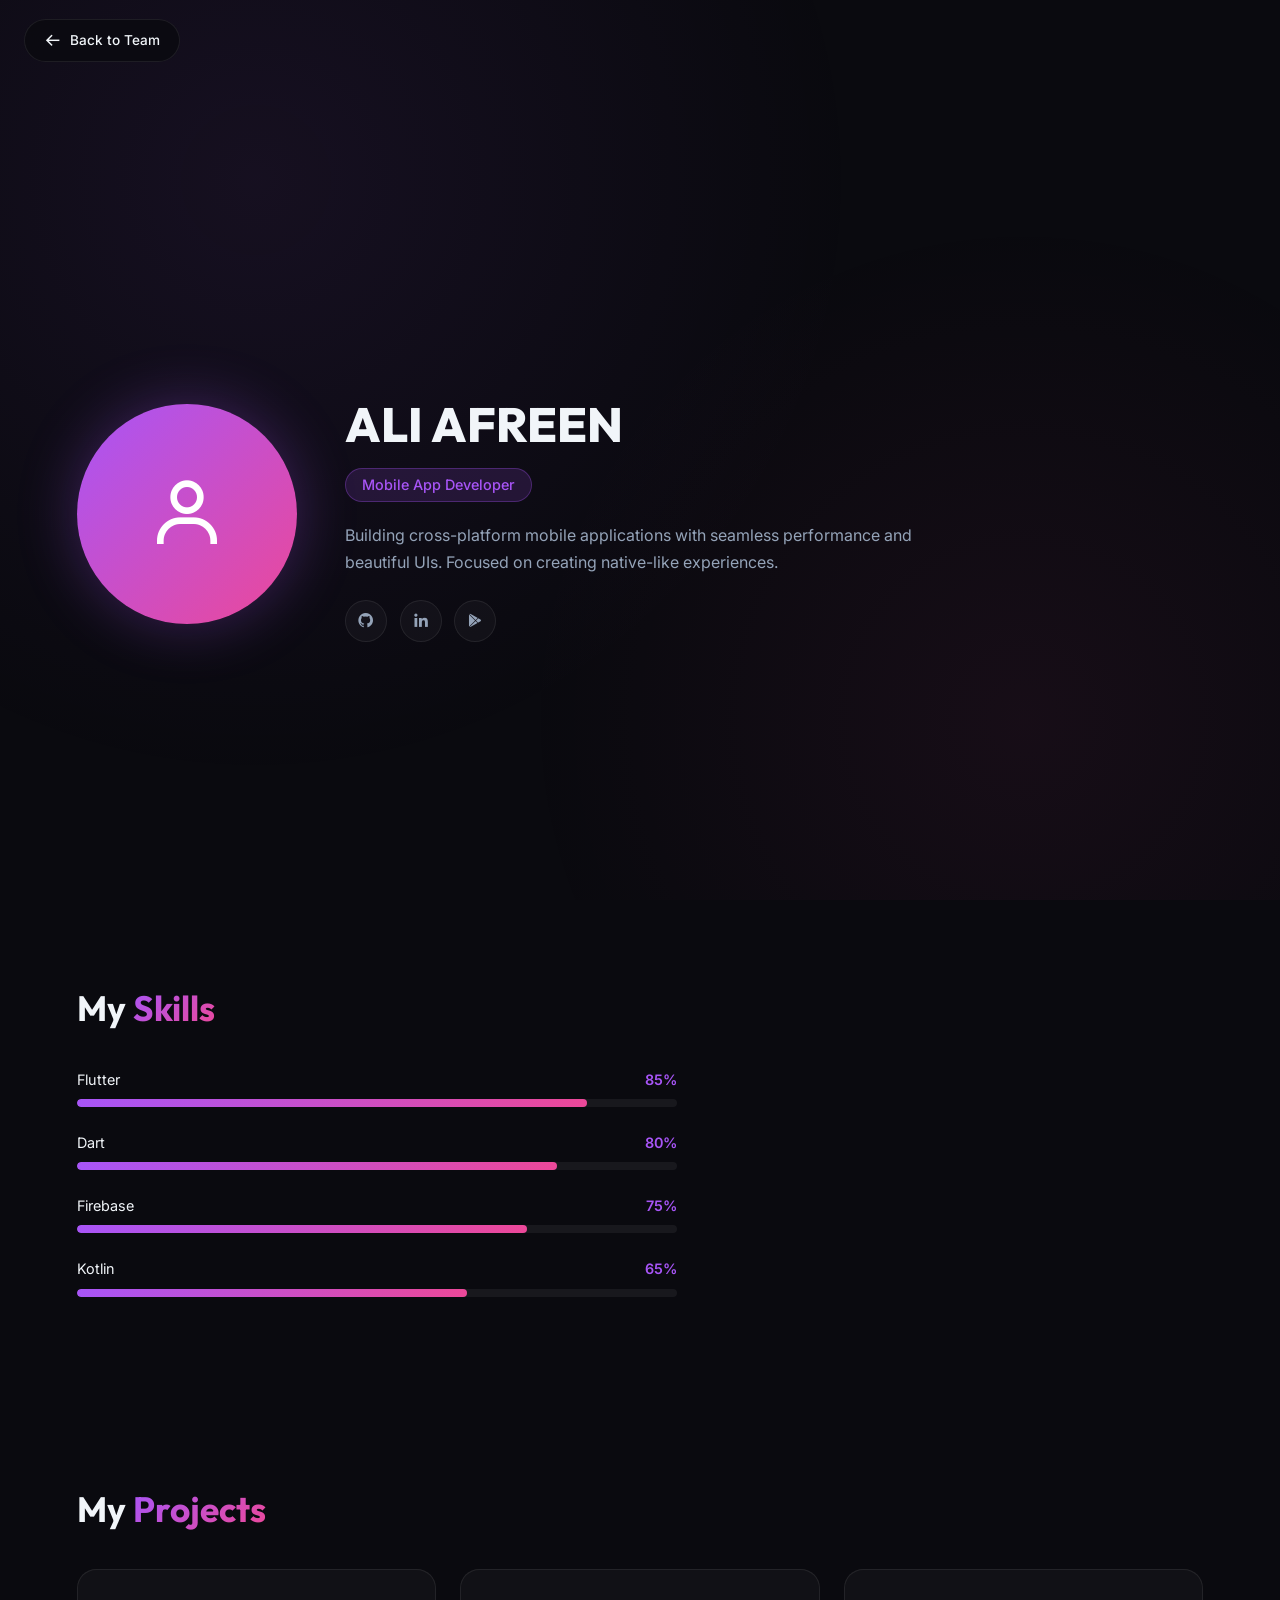
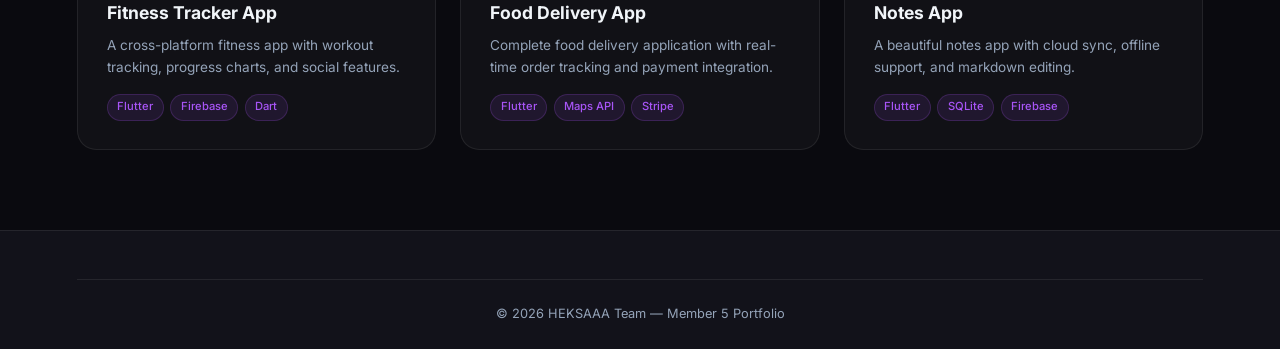
<file: member5.html>
<!DOCTYPE html>
<html lang="en">

<head>
    <meta charset="UTF-8">
    <meta name="viewport" content="width=device-width, initial-scale=1.0">
    <title>Member 5 — HEKSAAA Portfolio</title>
    <link rel="stylesheet" href="style.css">
    <link rel="stylesheet" href="member.css">
    <link href='https://unpkg.com/boxicons@2.1.4/css/boxicons.min.css' rel='stylesheet'>
    <link rel="preconnect" href="https://fonts.googleapis.com">
    <link rel="preconnect" href="https://fonts.gstatic.com" crossorigin>
    <link
        href="https://fonts.googleapis.com/css2?family=Inter:wght@300;400;500;600;700;800;900&family=Outfit:wght@300;400;500;600;700;800&display=swap"
        rel="stylesheet">
</head>

<body>
    <div class="bg-particles"></div>
    <a href="index.html" class="back-btn"><i class='bx bx-arrow-back'></i> Back to Team</a>
    <div class="member-hero">
        <div class="member-hero-avatar"><i class='bx bx-user'></i></div>
        <div class="member-hero-info">
            <h1>ALI AFREEN</h1>
            <div class="role-badge">Mobile App Developer</div>
            <p>Building cross-platform mobile applications with seamless performance and beautiful UIs. Focused on
                creating native-like experiences.</p>
            <div class="member-socials">
                <a href="#"><i class='bx bxl-github'></i></a>
                <a href="#"><i class='bx bxl-linkedin'></i></a>
                <a href="#"><i class='bx bxl-play-store'></i></a>
            </div>
        </div>
    </div>
    <div class="detail-section">
        <h2>My <span>Skills</span></h2>
        <div class="member-skills-list">
            <div class="member-skill-item">
                <div class="member-skill-header"><span>Flutter</span><span class="pct">85%</span></div>
                <div class="member-skill-bar-bg">
                    <div class="member-skill-bar-fill" data-width="85%"></div>
                </div>
            </div>
            <div class="member-skill-item">
                <div class="member-skill-header"><span>Dart</span><span class="pct">80%</span></div>
                <div class="member-skill-bar-bg">
                    <div class="member-skill-bar-fill" data-width="80%"></div>
                </div>
            </div>
            <div class="member-skill-item">
                <div class="member-skill-header"><span>Firebase</span><span class="pct">75%</span></div>
                <div class="member-skill-bar-bg">
                    <div class="member-skill-bar-fill" data-width="75%"></div>
                </div>
            </div>
            <div class="member-skill-item">
                <div class="member-skill-header"><span>Kotlin</span><span class="pct">65%</span></div>
                <div class="member-skill-bar-bg">
                    <div class="member-skill-bar-fill" data-width="65%"></div>
                </div>
            </div>
        </div>
    </div>
    <div class="detail-section">
        <h2>My <span>Projects</span></h2>
        <div class="projects-grid">
            <div class="project-card">
                <h3>Fitness Tracker App</h3>
                <p>A cross-platform fitness app with workout tracking, progress charts, and social features.</p>
                <div class="project-tags"><span>Flutter</span><span>Firebase</span><span>Dart</span></div>
            </div>
            <div class="project-card">
                <h3>Food Delivery App</h3>
                <p>Complete food delivery application with real-time order tracking and payment integration.</p>
                <div class="project-tags"><span>Flutter</span><span>Maps API</span><span>Stripe</span></div>
            </div>
            <div class="project-card">
                <h3>Notes App</h3>
                <p>A beautiful notes app with cloud sync, offline support, and markdown editing.</p>
                <div class="project-tags"><span>Flutter</span><span>SQLite</span><span>Firebase</span></div>
            </div>
        </div>
    </div>
    <footer class="footer">
        <div class="footer-bottom">
            <p>&copy; 2026 HEKSAAA Team — Member 5 Portfolio</p>
        </div>
    </footer>
    <script>const bars = document.querySelectorAll('.member-skill-bar-fill'); const obs = new IntersectionObserver(e => { e.forEach(x => { if (x.isIntersecting) { x.target.style.width = x.target.dataset.width; obs.unobserve(x.target) } }) }, { threshold: 0.3 }); bars.forEach(b => obs.observe(b));</script>
</body>

</html>
</file>
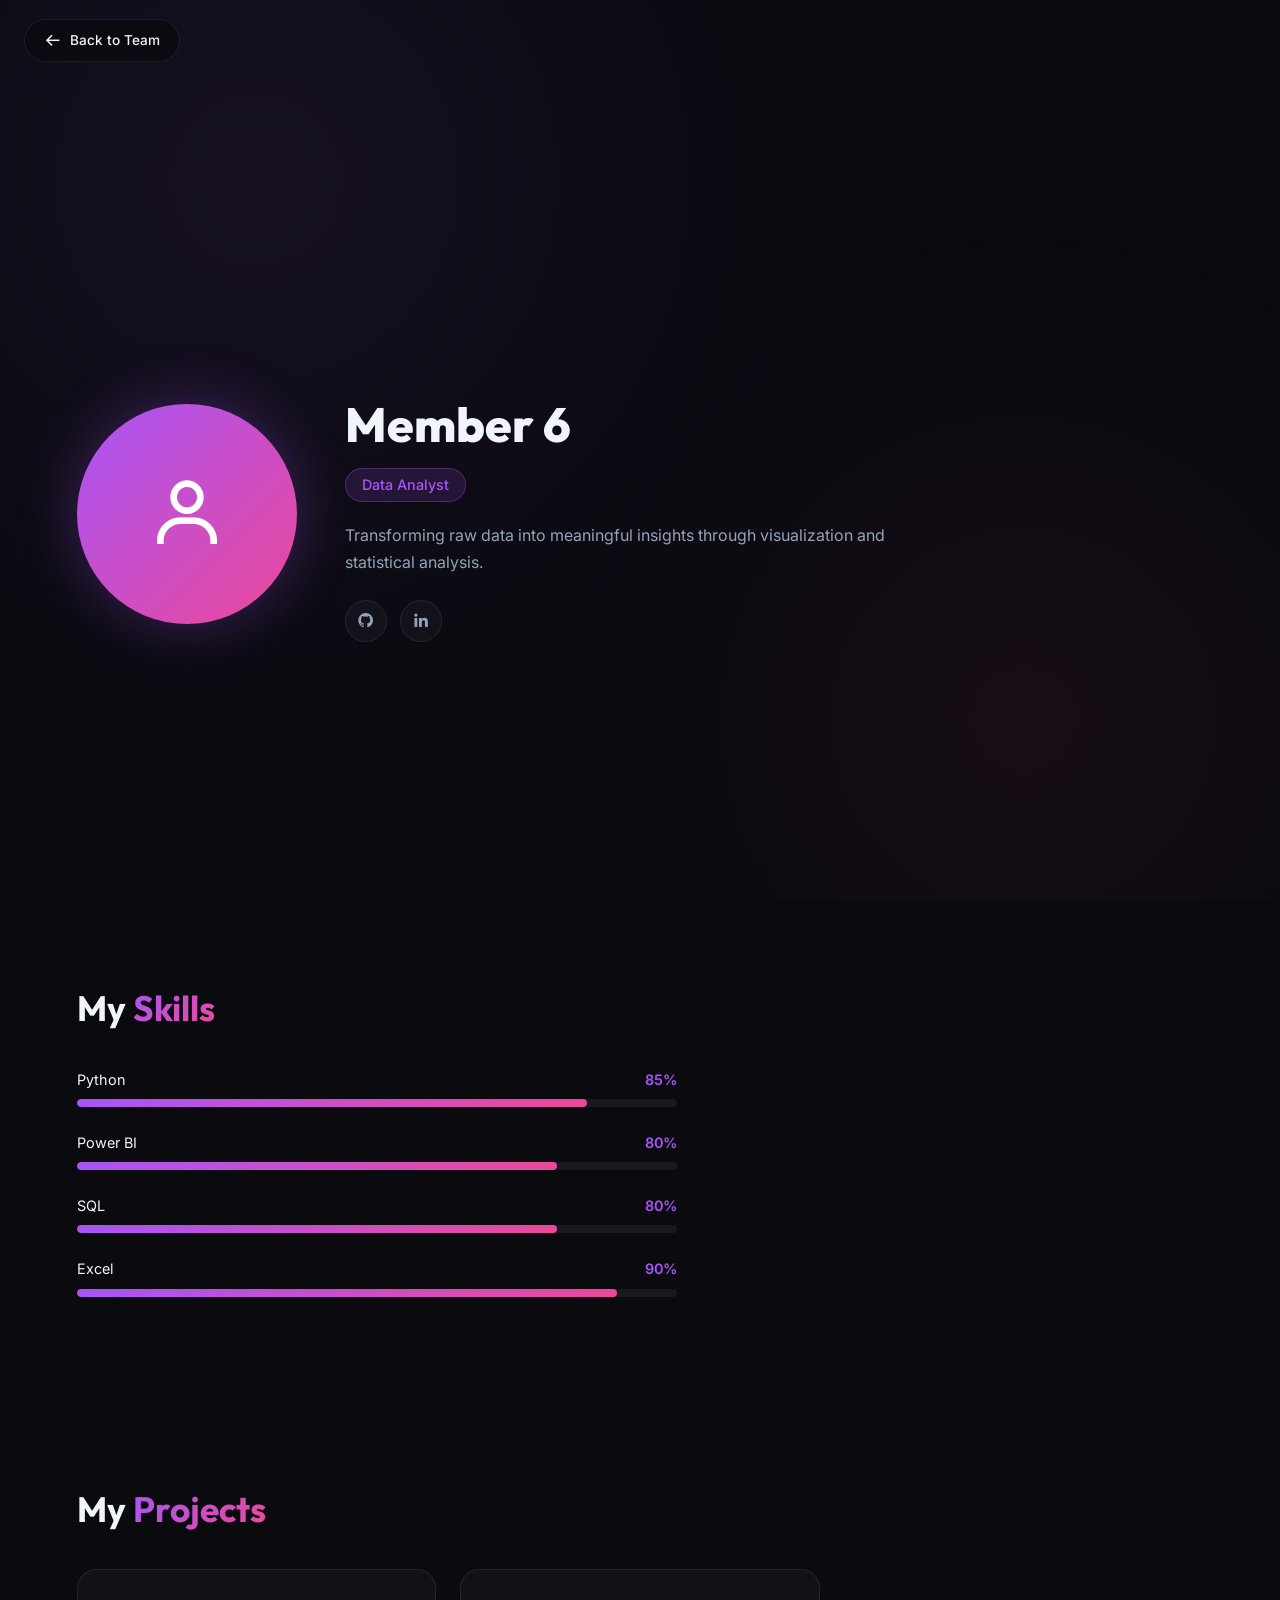
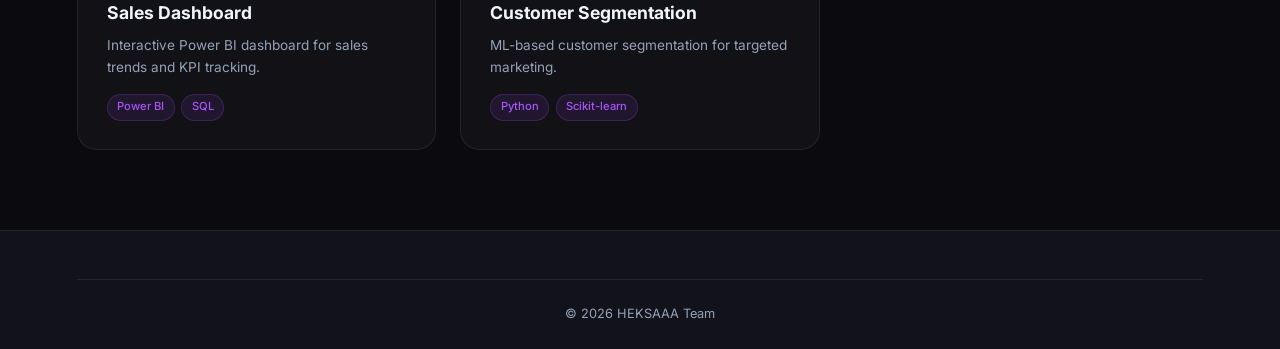
<file: member6.html>
<!DOCTYPE html>
<html lang="en">

<head>
    <meta charset="UTF-8">
    <meta name="viewport" content="width=device-width, initial-scale=1.0">
    <title>Member 6 — HEKSAAA</title>
    <link rel="stylesheet" href="style.css">
    <link rel="stylesheet" href="member.css">
    <link href='https://unpkg.com/boxicons@2.1.4/css/boxicons.min.css' rel='stylesheet'>
    <link
        href="https://fonts.googleapis.com/css2?family=Inter:wght@300;400;500;600;700;800;900&family=Outfit:wght@300;400;500;600;700;800&display=swap"
        rel="stylesheet">
</head>

<body>
    <div class="bg-particles"></div>
    <a href="index.html" class="back-btn"><i class='bx bx-arrow-back'></i> Back to Team</a>
    <div class="member-hero">
        <div class="member-hero-avatar"><i class='bx bx-user'></i></div>
        <div class="member-hero-info">
            <h1>Member 6</h1>
            <div class="role-badge">Data Analyst</div>
            <p>Transforming raw data into meaningful insights through visualization and statistical analysis.</p>
            <div class="member-socials">
                <a href="#"><i class='bx bxl-github'></i></a>
                <a href="#"><i class='bx bxl-linkedin'></i></a>
            </div>
        </div>
    </div>
    <div class="detail-section">
        <h2>My <span>Skills</span></h2>
        <div class="member-skills-list">
            <div class="member-skill-item">
                <div class="member-skill-header"><span>Python</span><span class="pct">85%</span></div>
                <div class="member-skill-bar-bg">
                    <div class="member-skill-bar-fill" data-width="85%"></div>
                </div>
            </div>
            <div class="member-skill-item">
                <div class="member-skill-header"><span>Power BI</span><span class="pct">80%</span></div>
                <div class="member-skill-bar-bg">
                    <div class="member-skill-bar-fill" data-width="80%"></div>
                </div>
            </div>
            <div class="member-skill-item">
                <div class="member-skill-header"><span>SQL</span><span class="pct">80%</span></div>
                <div class="member-skill-bar-bg">
                    <div class="member-skill-bar-fill" data-width="80%"></div>
                </div>
            </div>
            <div class="member-skill-item">
                <div class="member-skill-header"><span>Excel</span><span class="pct">90%</span></div>
                <div class="member-skill-bar-bg">
                    <div class="member-skill-bar-fill" data-width="90%"></div>
                </div>
            </div>
        </div>
    </div>
    <div class="detail-section">
        <h2>My <span>Projects</span></h2>
        <div class="projects-grid">
            <div class="project-card">
                <h3>Sales Dashboard</h3>
                <p>Interactive Power BI dashboard for sales trends and KPI tracking.</p>
                <div class="project-tags"><span>Power BI</span><span>SQL</span></div>
            </div>
            <div class="project-card">
                <h3>Customer Segmentation</h3>
                <p>ML-based customer segmentation for targeted marketing.</p>
                <div class="project-tags"><span>Python</span><span>Scikit-learn</span></div>
            </div>
        </div>
    </div>
    <footer class="footer">
        <div class="footer-bottom">
            <p>&copy; 2026 HEKSAAA Team</p>
        </div>
    </footer>
    <script>const bars = document.querySelectorAll('.member-skill-bar-fill'); const obs = new IntersectionObserver(e => { e.forEach(x => { if (x.isIntersecting) { x.target.style.width = x.target.dataset.width; obs.unobserve(x.target) } }) }, { threshold: 0.3 }); bars.forEach(b => obs.observe(b));</script>
</body>

</html>
</file>
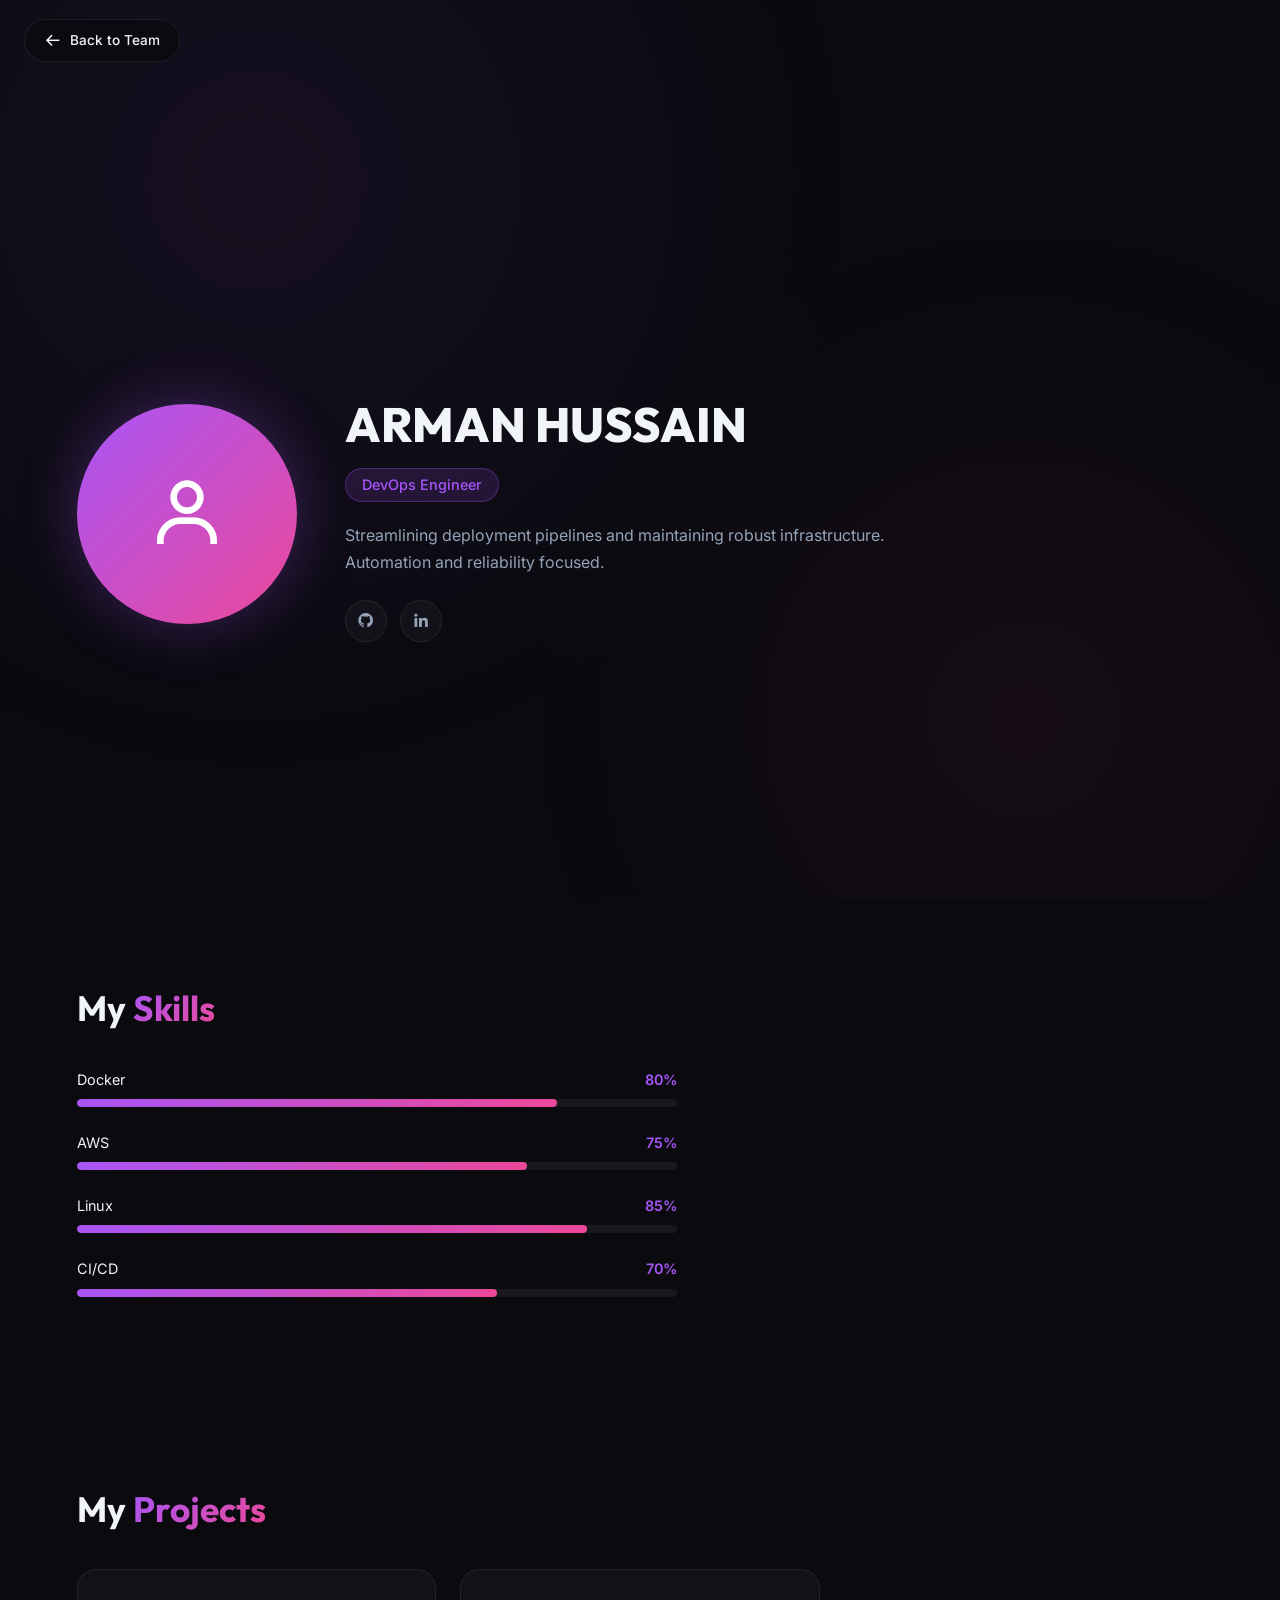
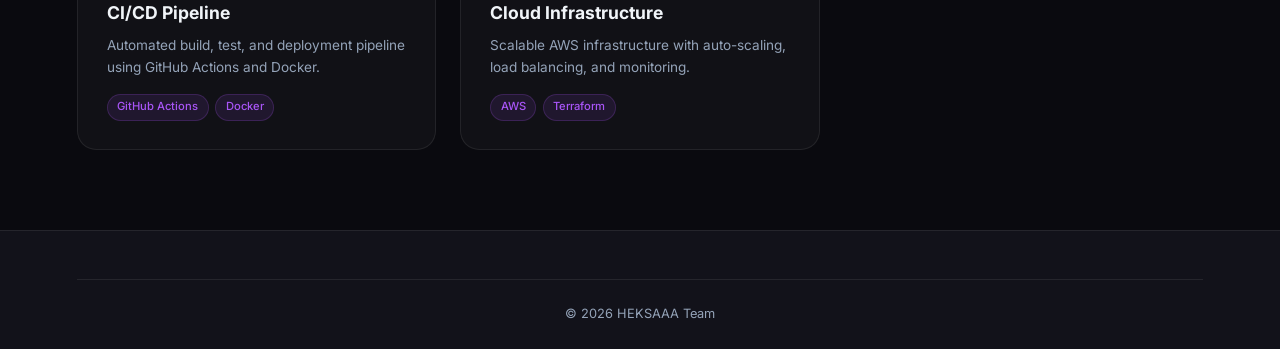
<file: member7.html>
<!DOCTYPE html>
<html lang="en">

<head>
    <meta charset="UTF-8">
    <meta name="viewport" content="width=device-width, initial-scale=1.0">
    <title>Member 7 — HEKSAAA</title>
    <link rel="stylesheet" href="style.css">
    <link rel="stylesheet" href="member.css">
    <link href='https://unpkg.com/boxicons@2.1.4/css/boxicons.min.css' rel='stylesheet'>
    <link
        href="https://fonts.googleapis.com/css2?family=Inter:wght@300;400;500;600;700;800;900&family=Outfit:wght@300;400;500;600;700;800&display=swap"
        rel="stylesheet">
</head>

<body>
    <div class="bg-particles"></div>
    <a href="index.html" class="back-btn"><i class='bx bx-arrow-back'></i> Back to Team</a>
    <div class="member-hero">
        <div class="member-hero-avatar"><i class='bx bx-user'></i></div>
        <div class="member-hero-info">
            <h1>ARMAN HUSSAIN</h1>
            <div class="role-badge">DevOps Engineer</div>
            <p>Streamlining deployment pipelines and maintaining robust infrastructure. Automation and reliability
                focused.</p>
            <div class="member-socials">
                <a href="#"><i class='bx bxl-github'></i></a>
                <a href="#"><i class='bx bxl-linkedin'></i></a>
            </div>
        </div>
    </div>
    <div class="detail-section">
        <h2>My <span>Skills</span></h2>
        <div class="member-skills-list">
            <div class="member-skill-item">
                <div class="member-skill-header"><span>Docker</span><span class="pct">80%</span></div>
                <div class="member-skill-bar-bg">
                    <div class="member-skill-bar-fill" data-width="80%"></div>
                </div>
            </div>
            <div class="member-skill-item">
                <div class="member-skill-header"><span>AWS</span><span class="pct">75%</span></div>
                <div class="member-skill-bar-bg">
                    <div class="member-skill-bar-fill" data-width="75%"></div>
                </div>
            </div>
            <div class="member-skill-item">
                <div class="member-skill-header"><span>Linux</span><span class="pct">85%</span></div>
                <div class="member-skill-bar-bg">
                    <div class="member-skill-bar-fill" data-width="85%"></div>
                </div>
            </div>
            <div class="member-skill-item">
                <div class="member-skill-header"><span>CI/CD</span><span class="pct">70%</span></div>
                <div class="member-skill-bar-bg">
                    <div class="member-skill-bar-fill" data-width="70%"></div>
                </div>
            </div>
        </div>
    </div>
    <div class="detail-section">
        <h2>My <span>Projects</span></h2>
        <div class="projects-grid">
            <div class="project-card">
                <h3>CI/CD Pipeline</h3>
                <p>Automated build, test, and deployment pipeline using GitHub Actions and Docker.</p>
                <div class="project-tags"><span>GitHub Actions</span><span>Docker</span></div>
            </div>
            <div class="project-card">
                <h3>Cloud Infrastructure</h3>
                <p>Scalable AWS infrastructure with auto-scaling, load balancing, and monitoring.</p>
                <div class="project-tags"><span>AWS</span><span>Terraform</span></div>
            </div>
        </div>
    </div>
    <footer class="footer">
        <div class="footer-bottom">
            <p>&copy; 2026 HEKSAAA Team</p>
        </div>
    </footer>
    <script>const bars = document.querySelectorAll('.member-skill-bar-fill'); const obs = new IntersectionObserver(e => { e.forEach(x => { if (x.isIntersecting) { x.target.style.width = x.target.dataset.width; obs.unobserve(x.target) } }) }, { threshold: 0.3 }); bars.forEach(b => obs.observe(b));</script>
</body>

</html>
</file>
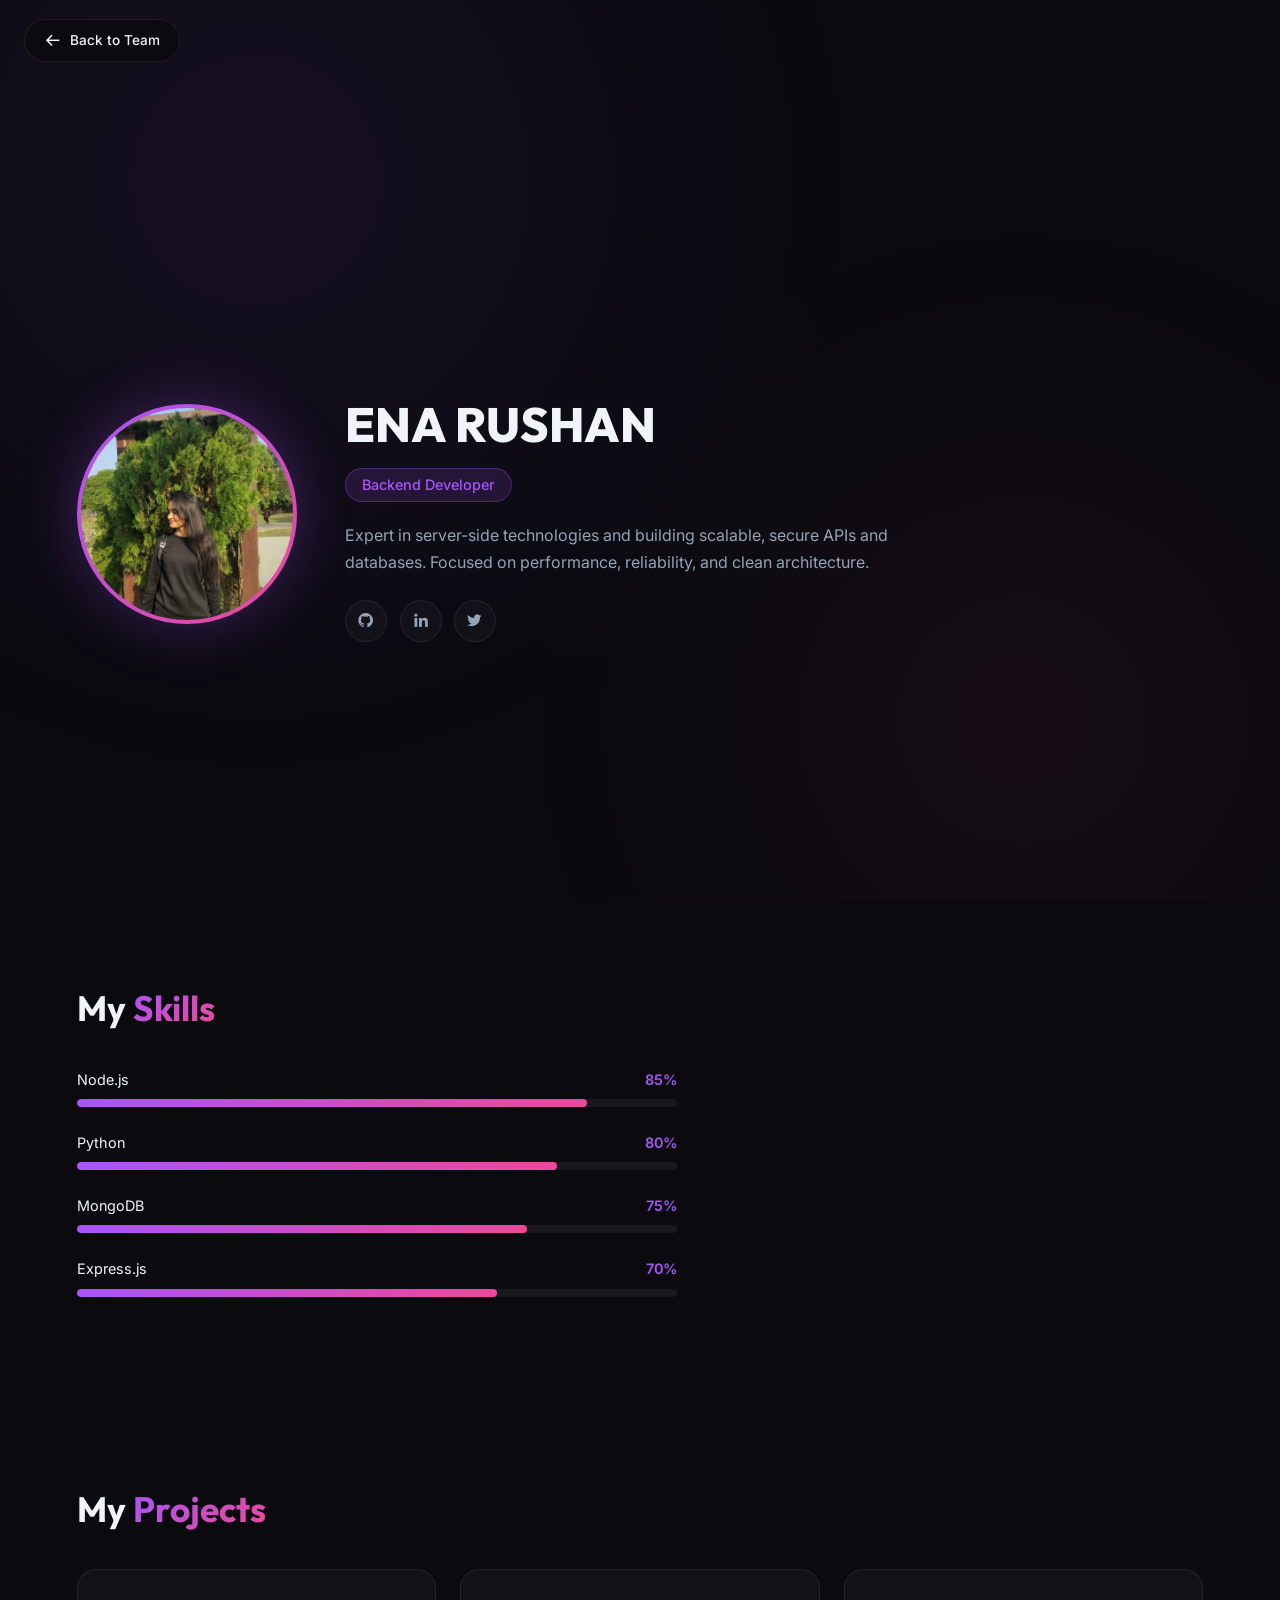
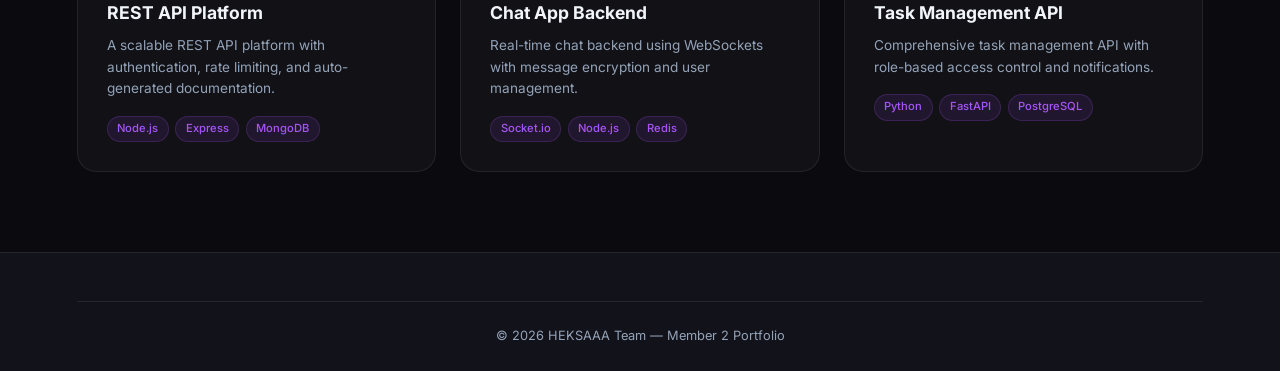
<file: HEKSAAA/member2.html>
<!DOCTYPE html>
<html lang="en">

<head>
    <meta charset="UTF-8">
    <meta name="viewport" content="width=device-width, initial-scale=1.0">
    <title>Member 2 — HEKSAAA Portfolio</title>
    <link rel="stylesheet" href="style.css">
    <link rel="stylesheet" href="member.css">
    <link href='https://unpkg.com/boxicons@2.1.4/css/boxicons.min.css' rel='stylesheet'>
    <link rel="preconnect" href="https://fonts.googleapis.com">
    <link rel="preconnect" href="https://fonts.gstatic.com" crossorigin>
    <link
        href="https://fonts.googleapis.com/css2?family=Inter:wght@300;400;500;600;700;800;900&family=Outfit:wght@300;400;500;600;700;800&display=swap"
        rel="stylesheet">
</head>

<body>
    <div class="bg-particles"></div>
    <a href="index.html" class="back-btn"><i class='bx bx-arrow-back'></i> Back to Team</a>
    <div class="member-hero">
        <div class="member-hero-avatar"> <img src="ena.jpeg" alt=""></i></div>
        <div class="member-hero-info">
            <h1>ENA RUSHAN</h1>
            <div class="role-badge">Backend Developer</div>
            <p>Expert in server-side technologies and building scalable, secure APIs and databases. Focused on
                performance, reliability, and clean architecture.</p>
            <div class="member-socials">
                <a href="#"><i class='bx bxl-github'></i></a>
                <a href="#"><i class='bx bxl-linkedin'></i></a>
                <a href="#"><i class='bx bxl-twitter'></i></a>
            </div>
        </div>
    </div>
    <div class="detail-section">
        <h2>My <span>Skills</span></h2>
        <div class="member-skills-list">
            <div class="member-skill-item">
                <div class="member-skill-header"><span>Node.js</span><span class="pct">85%</span></div>
                <div class="member-skill-bar-bg">
                    <div class="member-skill-bar-fill" data-width="85%"></div>
                </div>
            </div>
            <div class="member-skill-item">
                <div class="member-skill-header"><span>Python</span><span class="pct">80%</span></div>
                <div class="member-skill-bar-bg">
                    <div class="member-skill-bar-fill" data-width="80%"></div>
                </div>
            </div>
            <div class="member-skill-item">
                <div class="member-skill-header"><span>MongoDB</span><span class="pct">75%</span></div>
                <div class="member-skill-bar-bg">
                    <div class="member-skill-bar-fill" data-width="75%"></div>
                </div>
            </div>
            <div class="member-skill-item">
                <div class="member-skill-header"><span>Express.js</span><span class="pct">70%</span></div>
                <div class="member-skill-bar-bg">
                    <div class="member-skill-bar-fill" data-width="70%"></div>
                </div>
            </div>
        </div>
    </div>
    <div class="detail-section">
        <h2>My <span>Projects</span></h2>
        <div class="projects-grid">
            <div class="project-card">
                <h3>REST API Platform</h3>
                <p>A scalable REST API platform with authentication, rate limiting, and auto-generated documentation.
                </p>
                <div class="project-tags"><span>Node.js</span><span>Express</span><span>MongoDB</span></div>
            </div>
            <div class="project-card">
                <h3>Chat App Backend</h3>
                <p>Real-time chat backend using WebSockets with message encryption and user management.</p>
                <div class="project-tags"><span>Socket.io</span><span>Node.js</span><span>Redis</span></div>
            </div>
            <div class="project-card">
                <h3>Task Management API</h3>
                <p>Comprehensive task management API with role-based access control and notifications.</p>
                <div class="project-tags"><span>Python</span><span>FastAPI</span><span>PostgreSQL</span></div>
            </div>
        </div>
    </div>
    <footer class="footer">
        <div class="footer-bottom">
            <p>&copy; 2026 HEKSAAA Team — Member 2 Portfolio</p>
        </div>
    </footer>
    <script>const bars = document.querySelectorAll('.member-skill-bar-fill'); const obs = new IntersectionObserver(e => { e.forEach(x => { if (x.isIntersecting) { x.target.style.width = x.target.dataset.width; obs.unobserve(x.target) } }) }, { threshold: 0.3 }); bars.forEach(b => obs.observe(b));</script>
</body>

</html>
</file>
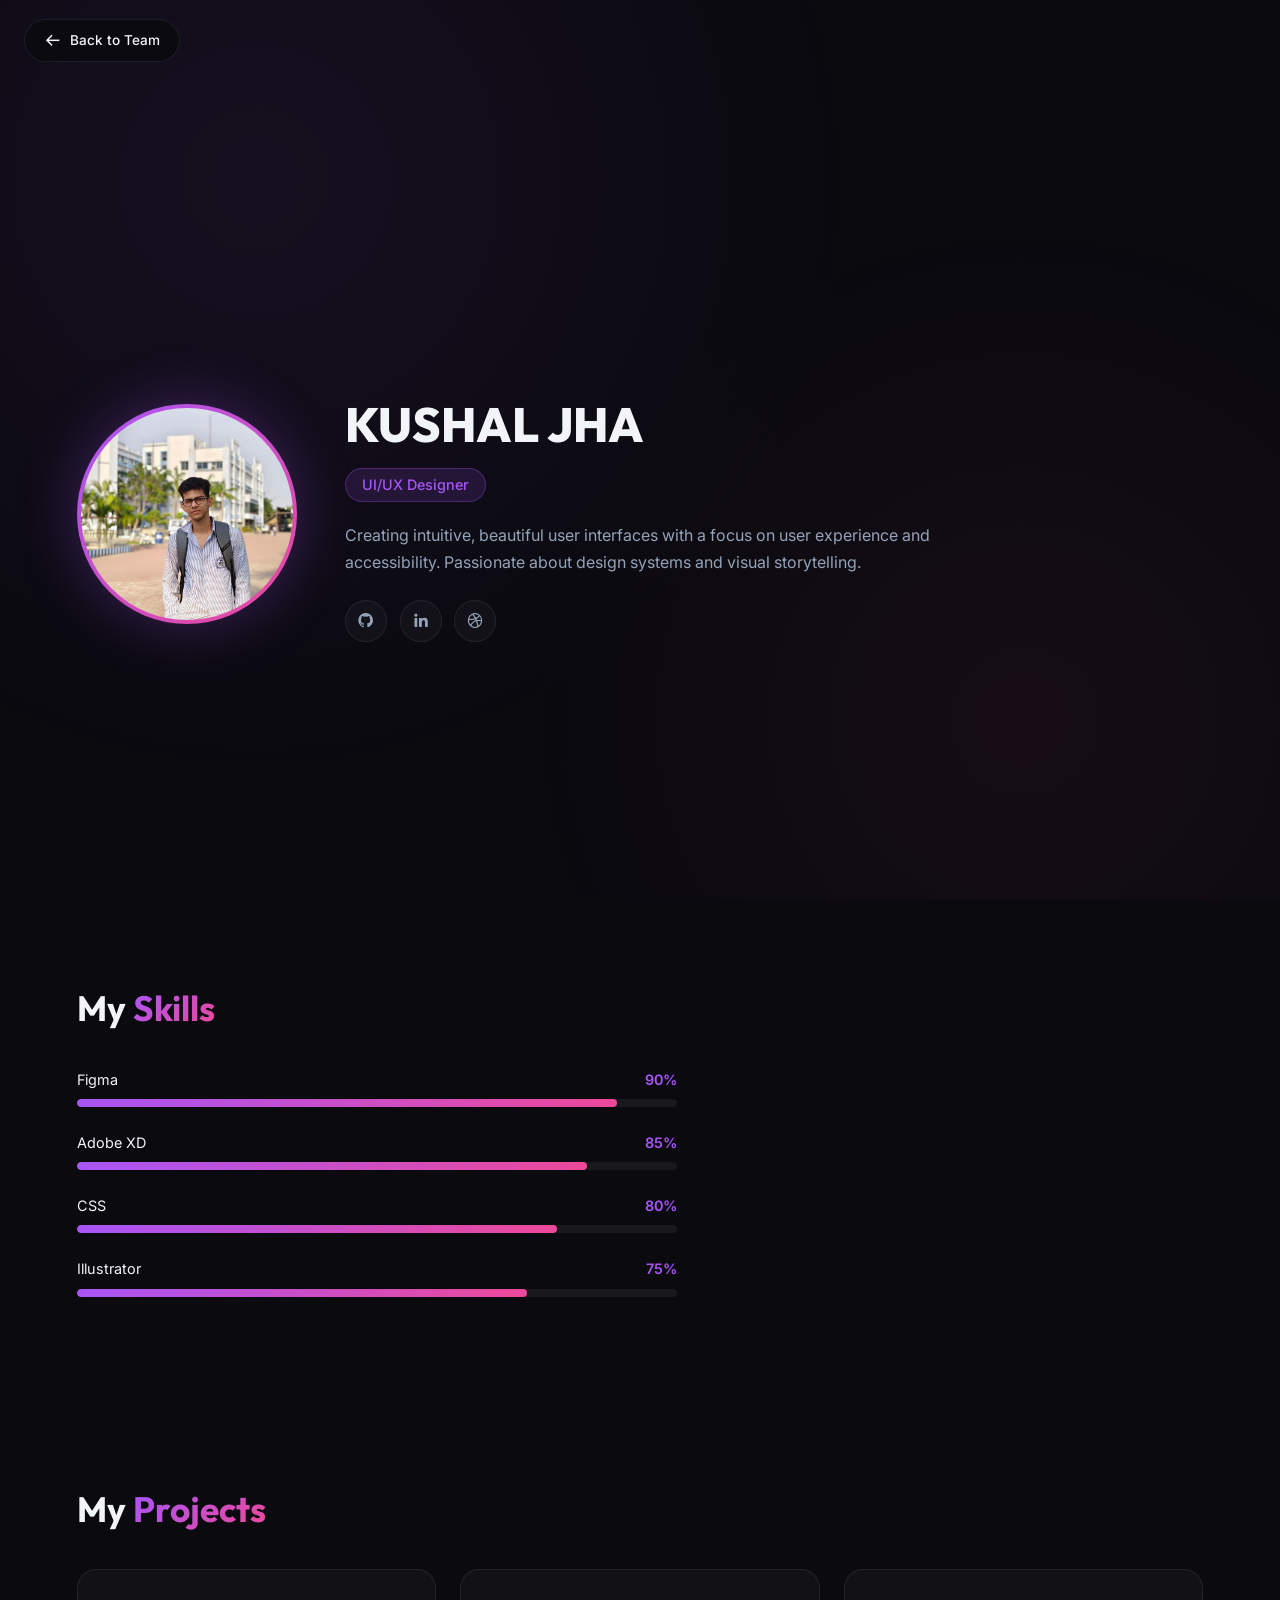
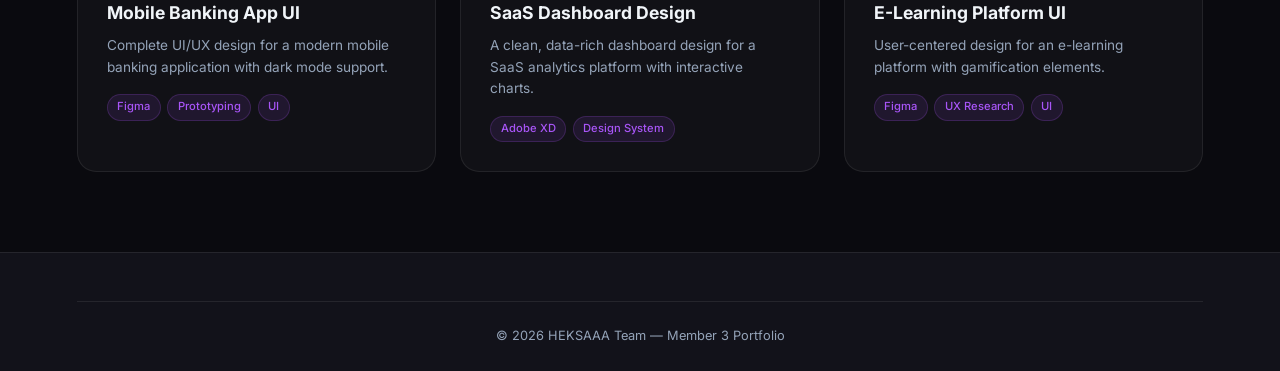
<file: HEKSAAA/member3.html>
<!DOCTYPE html>
<html lang="en">

<head>
    <meta charset="UTF-8">
    <meta name="viewport" content="width=device-width, initial-scale=1.0">
    <title>Member 3 — HEKSAAA Portfolio</title>
    <link rel="stylesheet" href="style.css">
    <link rel="stylesheet" href="member.css">
    <link href='https://unpkg.com/boxicons@2.1.4/css/boxicons.min.css' rel='stylesheet'>
    <link rel="preconnect" href="https://fonts.googleapis.com">
    <link rel="preconnect" href="https://fonts.gstatic.com" crossorigin>
    <link
        href="https://fonts.googleapis.com/css2?family=Inter:wght@300;400;500;600;700;800;900&family=Outfit:wght@300;400;500;600;700;800&display=swap"
        rel="stylesheet">
</head>

<body>
    <div class="bg-particles"></div>
    <a href="index.html" class="back-btn"><i class='bx bx-arrow-back'></i> Back to Team</a>
    <div class="member-hero">
        <div class="member-hero-avatar"><img src="kushal.jpeg" alt="kushal"></i></div>
        <div class="member-hero-info">
            <h1>KUSHAL JHA</h1>
            <div class="role-badge">UI/UX Designer</div>
            <p>Creating intuitive, beautiful user interfaces with a focus on user experience and accessibility.
                Passionate about design systems and visual storytelling.</p>
            <div class="member-socials">
                <a href="#"><i class='bx bxl-github'></i></a>
                <a href="#"><i class='bx bxl-linkedin'></i></a>
                <a href="#"><i class='bx bxl-dribbble'></i></a>
            </div>
        </div>
    </div>
    <div class="detail-section">
        <h2>My <span>Skills</span></h2>
        <div class="member-skills-list">
            <div class="member-skill-item">
                <div class="member-skill-header"><span>Figma</span><span class="pct">90%</span></div>
                <div class="member-skill-bar-bg">
                    <div class="member-skill-bar-fill" data-width="90%"></div>
                </div>
            </div>
            <div class="member-skill-item">
                <div class="member-skill-header"><span>Adobe XD</span><span class="pct">85%</span></div>
                <div class="member-skill-bar-bg">
                    <div class="member-skill-bar-fill" data-width="85%"></div>
                </div>
            </div>
            <div class="member-skill-item">
                <div class="member-skill-header"><span>CSS</span><span class="pct">80%</span></div>
                <div class="member-skill-bar-bg">
                    <div class="member-skill-bar-fill" data-width="80%"></div>
                </div>
            </div>
            <div class="member-skill-item">
                <div class="member-skill-header"><span>Illustrator</span><span class="pct">75%</span></div>
                <div class="member-skill-bar-bg">
                    <div class="member-skill-bar-fill" data-width="75%"></div>
                </div>
            </div>
        </div>
    </div>
    <div class="detail-section">
        <h2>My <span>Projects</span></h2>
        <div class="projects-grid">
            <div class="project-card">
                <h3>Mobile Banking App UI</h3>
                <p>Complete UI/UX design for a modern mobile banking application with dark mode support.</p>
                <div class="project-tags"><span>Figma</span><span>Prototyping</span><span>UI</span></div>
            </div>
            <div class="project-card">
                <h3>SaaS Dashboard Design</h3>
                <p>A clean, data-rich dashboard design for a SaaS analytics platform with interactive charts.</p>
                <div class="project-tags"><span>Adobe XD</span><span>Design System</span></div>
            </div>
            <div class="project-card">
                <h3>E-Learning Platform UI</h3>
                <p>User-centered design for an e-learning platform with gamification elements.</p>
                <div class="project-tags"><span>Figma</span><span>UX Research</span><span>UI</span></div>
            </div>
        </div>
    </div>
    <footer class="footer">
        <div class="footer-bottom">
            <p>&copy; 2026 HEKSAAA Team — Member 3 Portfolio</p>
        </div>
    </footer>
    <script>const bars = document.querySelectorAll('.member-skill-bar-fill'); const obs = new IntersectionObserver(e => { e.forEach(x => { if (x.isIntersecting) { x.target.style.width = x.target.dataset.width; obs.unobserve(x.target) } }) }, { threshold: 0.3 }); bars.forEach(b => obs.observe(b));</script>
</body>

</html>
</file>
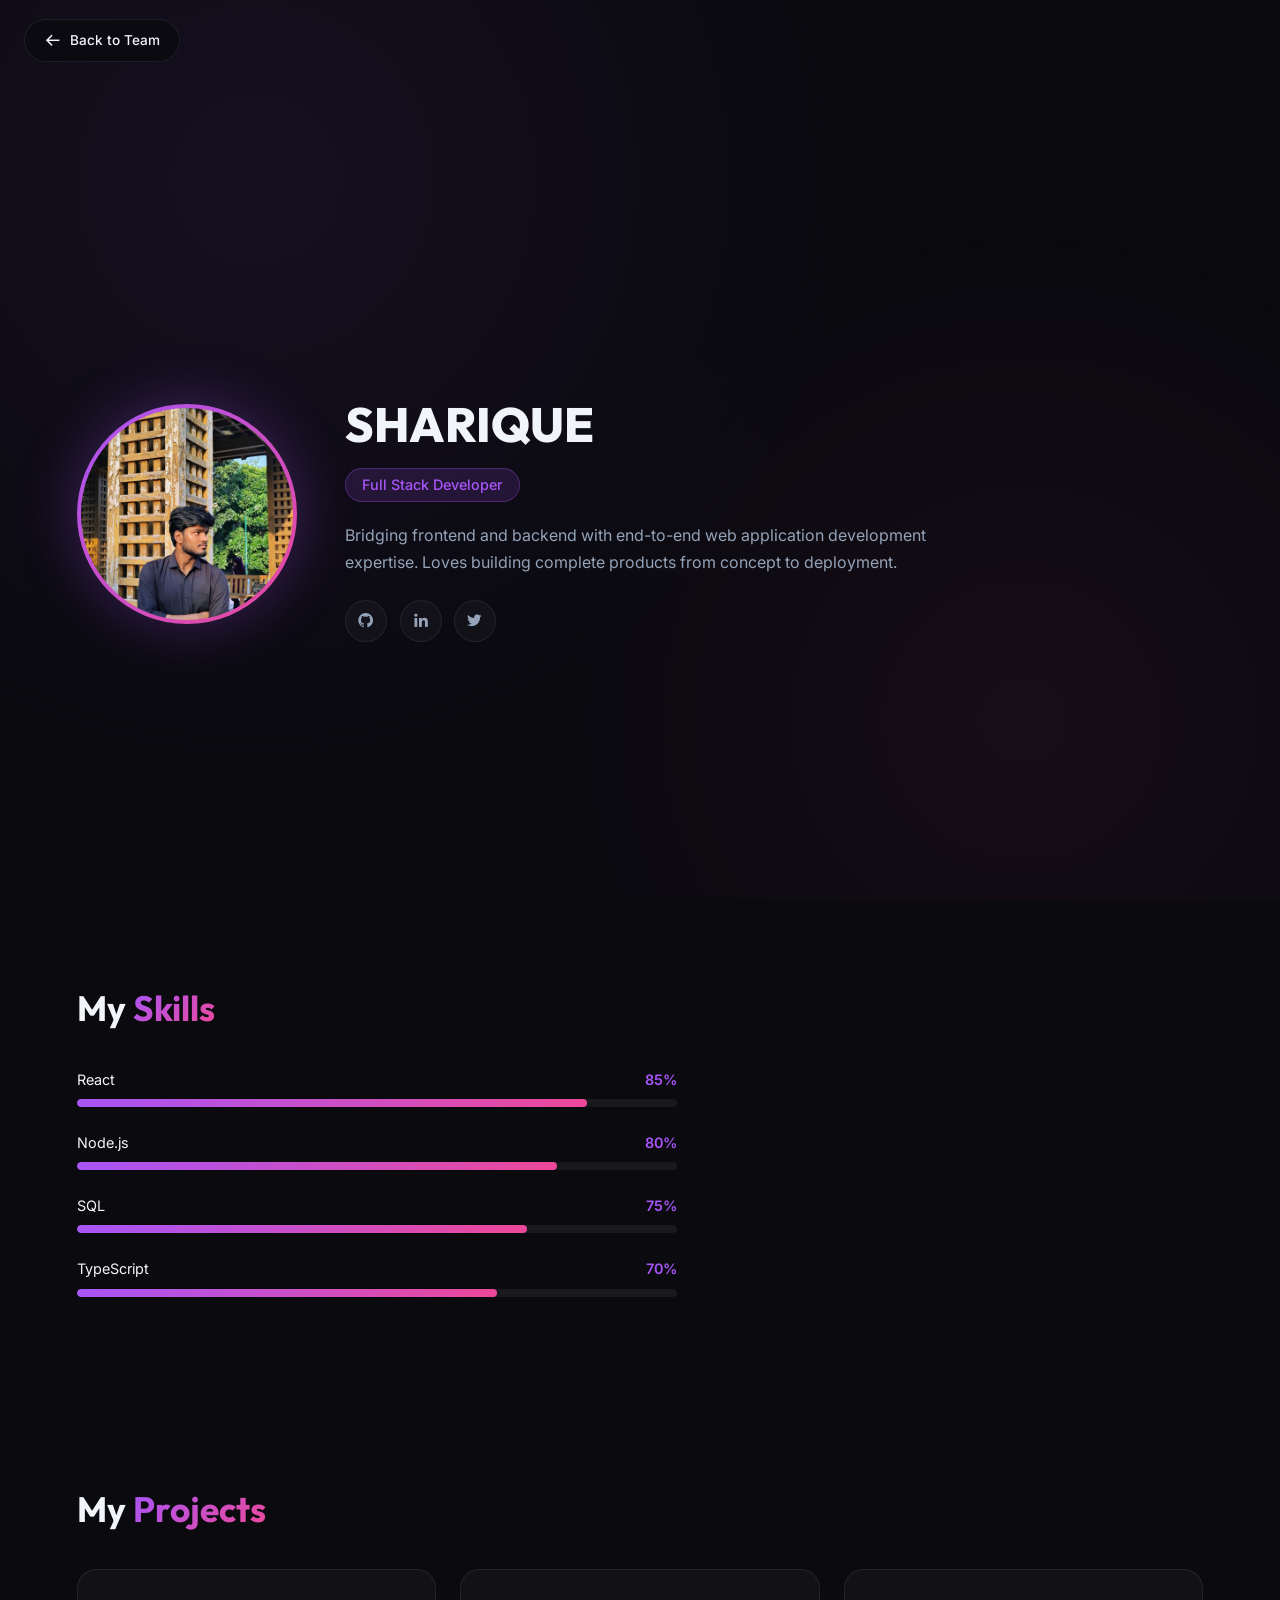
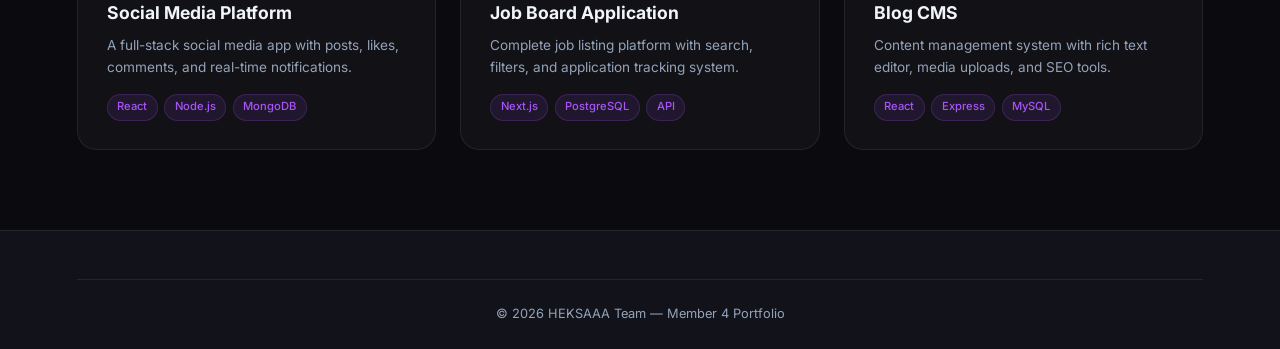
<file: HEKSAAA/member4.html>
<!DOCTYPE html>
<html lang="en">

<head>
    <meta charset="UTF-8">
    <meta name="viewport" content="width=device-width, initial-scale=1.0">
    <title>Member 4 — HEKSAAA Portfolio</title>
    <link rel="stylesheet" href="style.css">
    <link rel="stylesheet" href="member.css">
    <link href='https://unpkg.com/boxicons@2.1.4/css/boxicons.min.css' rel='stylesheet'>
    <link rel="preconnect" href="https://fonts.googleapis.com">
    <link rel="preconnect" href="https://fonts.gstatic.com" crossorigin>
    <link
        href="https://fonts.googleapis.com/css2?family=Inter:wght@300;400;500;600;700;800;900&family=Outfit:wght@300;400;500;600;700;800&display=swap"
        rel="stylesheet">
</head>

<body>
    <div class="bg-particles"></div>
    <a href="index.html" class="back-btn"><i class='bx bx-arrow-back'></i> Back to Team</a>
    <div class="member-hero">
        <div class="member-hero-avatar"><img src="sharique.jpeg" alt=""></i></div>
        <div class="member-hero-info">
            <h1>SHARIQUE</h1>
            <div class="role-badge">Full Stack Developer</div>
            <p>Bridging frontend and backend with end-to-end web application development expertise. Loves building
                complete products from concept to deployment.</p>
            <div class="member-socials">
                <a href="#"><i class='bx bxl-github'></i></a>
                <a href="#"><i class='bx bxl-linkedin'></i></a>
                <a href="#"><i class='bx bxl-twitter'></i></a>
            </div>
        </div>
    </div>
    <div class="detail-section">
        <h2>My <span>Skills</span></h2>
        <div class="member-skills-list">
            <div class="member-skill-item">
                <div class="member-skill-header"><span>React</span><span class="pct">85%</span></div>
                <div class="member-skill-bar-bg">
                    <div class="member-skill-bar-fill" data-width="85%"></div>
                </div>
            </div>
            <div class="member-skill-item">
                <div class="member-skill-header"><span>Node.js</span><span class="pct">80%</span></div>
                <div class="member-skill-bar-bg">
                    <div class="member-skill-bar-fill" data-width="80%"></div>
                </div>
            </div>
            <div class="member-skill-item">
                <div class="member-skill-header"><span>SQL</span><span class="pct">75%</span></div>
                <div class="member-skill-bar-bg">
                    <div class="member-skill-bar-fill" data-width="75%"></div>
                </div>
            </div>
            <div class="member-skill-item">
                <div class="member-skill-header"><span>TypeScript</span><span class="pct">70%</span></div>
                <div class="member-skill-bar-bg">
                    <div class="member-skill-bar-fill" data-width="70%"></div>
                </div>
            </div>
        </div>
    </div>
    <div class="detail-section">
        <h2>My <span>Projects</span></h2>
        <div class="projects-grid">
            <div class="project-card">
                <h3>Social Media Platform</h3>
                <p>A full-stack social media app with posts, likes, comments, and real-time notifications.</p>
                <div class="project-tags"><span>React</span><span>Node.js</span><span>MongoDB</span></div>
            </div>
            <div class="project-card">
                <h3>Job Board Application</h3>
                <p>Complete job listing platform with search, filters, and application tracking system.</p>
                <div class="project-tags"><span>Next.js</span><span>PostgreSQL</span><span>API</span></div>
            </div>
            <div class="project-card">
                <h3>Blog CMS</h3>
                <p>Content management system with rich text editor, media uploads, and SEO tools.</p>
                <div class="project-tags"><span>React</span><span>Express</span><span>MySQL</span></div>
            </div>
        </div>
    </div>
    <footer class="footer">
        <div class="footer-bottom">
            <p>&copy; 2026 HEKSAAA Team — Member 4 Portfolio</p>
        </div>
    </footer>
    <script>const bars = document.querySelectorAll('.member-skill-bar-fill'); const obs = new IntersectionObserver(e => { e.forEach(x => { if (x.isIntersecting) { x.target.style.width = x.target.dataset.width; obs.unobserve(x.target) } }) }, { threshold: 0.3 }); bars.forEach(b => obs.observe(b));</script>
</body>

</html>
</file>
<file: style.css>
@import url('https://fonts.googleapis.com/css2?family=Inter:wght@300;400;500;600;700;800;900&family=Outfit:wght@300;400;500;600;700;800&display=swap');

:root {
    --bg-primary: #0a0a0f;
    --bg-secondary: #12121a;
    --bg-card: rgba(255,255,255,0.04);
    --accent: #a855f7;
    --accent2: #ec4899;
    --accent-glow: rgba(168,85,247,0.4);
    --text-primary: #f1f5f9;
    --text-secondary: #94a3b8;
    --glass-border: rgba(255,255,255,0.08);
    --glass-bg: rgba(255,255,255,0.03);
    --radius: 1.2rem;
}

* {
    margin: 0; padding: 0; box-sizing: border-box;
    scroll-behavior: smooth;
}

body {
    font-family: 'Inter', sans-serif;
    background: var(--bg-primary);
    color: var(--text-primary);
    overflow-x: hidden;
    font-size: 16px;
    line-height: 1.6;
}

/* === BACKGROUND PARTICLES === */
.bg-particles {
    position: fixed; top: 0; left: 0;
    width: 100%; height: 100%;
    z-index: 0; pointer-events: none;
    background:
        radial-gradient(ellipse 600px 600px at 20% 20%, rgba(168,85,247,0.08), transparent),
        radial-gradient(ellipse 500px 500px at 80% 80%, rgba(236,72,153,0.06), transparent);
}

/* === GLASS CARD === */
.glass-card {
    background: var(--glass-bg);
    border: 1px solid var(--glass-border);
    border-radius: var(--radius);
    backdrop-filter: blur(20px);
    -webkit-backdrop-filter: blur(20px);
    transition: all 0.4s cubic-bezier(0.4,0,0.2,1);
}

/* === HEADER === */
.header {
    position: fixed; top: 0; left: 0; width: 100%;
    padding: 1.2rem 6%;
    display: flex; justify-content: space-between; align-items: center;
    z-index: 1000;
    background: rgba(10,10,15,0.6);
    backdrop-filter: blur(20px);
    border-bottom: 1px solid var(--glass-border);
    transition: all 0.3s ease;
}

.logo {
    font-family: 'Outfit', sans-serif;
    font-size: 1.8rem; font-weight: 800;
    text-decoration: none;
    background: linear-gradient(135deg, var(--accent), var(--accent2));
    -webkit-background-clip: text; -webkit-text-fill-color: transparent;
    background-clip: text;
    letter-spacing: 2px;
}

#menu {
    font-size: 1.8rem; color: var(--text-primary);
    display: none; cursor: pointer;
}

.navbar { display: flex; align-items: center; gap: 0.5rem; }

.nav-link {
    font-size: 0.9rem; text-decoration: none;
    color: var(--text-secondary); font-weight: 500;
    padding: 0.5rem 1.2rem; border-radius: 2rem;
    transition: all 0.3s ease;
    opacity: 0; animation: fadeDown 0.6s ease forwards;
    animation-delay: calc(0.1s * var(--vlr));
}

.nav-link:hover, .nav-link.active {
    color: var(--text-primary);
    background: rgba(168,85,247,0.15);
}

@keyframes fadeDown {
    from { opacity: 0; transform: translateY(-20px); }
    to { opacity: 1; transform: translateY(0); }
}

/* === SECTIONS === */
section {
    position: relative; z-index: 1;
    padding: 7rem 6% 4rem;
    min-height: 100vh;
    display: flex; flex-direction: column;
    align-items: center; justify-content: center;
}

.section-title {
    font-family: 'Outfit', sans-serif;
    font-size: 2.8rem; font-weight: 700;
    text-align: center; margin-bottom: 1rem;
}
.section-title span {
    background: linear-gradient(135deg, var(--accent), var(--accent2));
    -webkit-background-clip: text; -webkit-text-fill-color: transparent;
    background-clip: text;
}
.section-subtitle {
    color: var(--text-secondary); text-align: center;
    font-size: 1rem; margin-bottom: 3rem; max-width: 500px;
}

/* === HERO === */
.hero {
    display: flex; align-items: center; justify-content: space-between;
    flex-direction: row; gap: 4rem;
    padding-top: 8rem;
}

.hero-content { max-width: 600px; }

.hero-badge {
    display: inline-block;
    padding: 0.4rem 1.2rem; border-radius: 2rem;
    background: rgba(168,85,247,0.12);
    border: 1px solid rgba(168,85,247,0.3);
    font-size: 0.85rem; color: var(--accent);
    margin-bottom: 1.5rem;
    animation: fadeDown 0.8s ease forwards;
}

.hero-title {
    font-family: 'Outfit', sans-serif;
    font-size: 3.5rem; font-weight: 800;
    line-height: 1.1; margin-bottom: 1rem;
    opacity: 0; animation: slideRight 0.8s ease 0.2s forwards;
}

.gradient-text {
    background: linear-gradient(135deg, var(--accent), var(--accent2), #f59e0b);
    -webkit-background-clip: text; -webkit-text-fill-color: transparent;
    background-clip: text;
}

.hero-typewriter {
    display: flex; align-items: center; gap: 2px;
    margin-bottom: 1.5rem; height: 2.2rem;
}
.hero-typewriter h2 {
    font-size: 1.4rem; font-weight: 600;
    color: var(--accent2);
}
.cursor {
    font-size: 1.4rem; color: var(--accent);
    animation: blink 0.8s step-end infinite;
}
@keyframes blink { 50% { opacity: 0; } }

.hero-description {
    color: var(--text-secondary); font-size: 1rem;
    margin-bottom: 2rem; line-height: 1.7;
    opacity: 0; animation: slideRight 0.8s ease 0.4s forwards;
}

.hero-buttons {
    display: flex; gap: 1rem; margin-bottom: 3rem;
    flex-wrap: wrap;
    opacity: 0; animation: slideUp 0.8s ease 0.6s forwards;
}

/* === BUTTONS === */
.btn {
    display: inline-flex; align-items: center; gap: 0.5rem;
    padding: 0.8rem 1.8rem; border-radius: 2rem;
    font-size: 0.95rem; font-weight: 600;
    text-decoration: none; cursor: pointer;
    border: none; transition: all 0.3s ease;
    font-family: 'Inter', sans-serif;
}

.btn-primary {
    background: linear-gradient(135deg, var(--accent), var(--accent2));
    color: white;
    box-shadow: 0 4px 20px rgba(168,85,247,0.3);
}
.btn-primary:hover {
    transform: translateY(-2px);
    box-shadow: 0 8px 30px rgba(168,85,247,0.5);
}

.btn-outline {
    background: transparent;
    border: 1.5px solid var(--glass-border);
    color: var(--text-primary);
}
.btn-outline:hover {
    border-color: var(--accent);
    background: rgba(168,85,247,0.08);
}

/* === HERO STATS === */
.hero-stats {
    display: flex; gap: 2.5rem;
    opacity: 0; animation: slideUp 0.8s ease 0.8s forwards;
}
.stat-item { text-align: center; }
.stat-number {
    display: block; font-family: 'Outfit', sans-serif;
    font-size: 2.2rem; font-weight: 800;
    background: linear-gradient(135deg, var(--accent), var(--accent2));
    -webkit-background-clip: text; -webkit-text-fill-color: transparent;
    background-clip: text;
}
.stat-number::after { content: '+'; }
.stat-label {
    font-size: 0.8rem; color: var(--text-secondary);
}

/* === HERO VISUAL === */
.hero-visual {
    position: relative; width: 350px; height: 350px;
    flex-shrink: 0;
}
.hex-grid { position: relative; width: 100%; height: 100%; }
.hex {
    position: absolute; border-radius: 1.5rem;
    border: 1px solid var(--glass-border);
    background: var(--glass-bg);
    animation: floatHex 6s ease-in-out infinite;
}
.hex-1 { width: 120px; height: 120px; top: 10%; left: 30%; background: rgba(168,85,247,0.1); animation-delay: 0s; }
.hex-2 { width: 80px; height: 80px; top: 50%; left: 10%; background: rgba(236,72,153,0.1); animation-delay: 1s; }
.hex-3 { width: 100px; height: 100px; top: 55%; left: 55%; background: rgba(168,85,247,0.08); animation-delay: 2s; }
.hex-4 { width: 60px; height: 60px; top: 15%; left: 70%; background: rgba(236,72,153,0.08); animation-delay: 0.5s; }
.hex-5 { width: 90px; height: 90px; top: 70%; left: 30%; background: rgba(245,158,11,0.06); animation-delay: 1.5s; }

@keyframes floatHex {
    0%, 100% { transform: translateY(0) rotate(0deg); }
    50% { transform: translateY(-15px) rotate(5deg); }
}

/* === ABOUT === */
.about-section { padding-top: 6rem; }
.about-grid {
    display: grid;
    grid-template-columns: repeat(auto-fit, minmax(280px, 1fr));
    gap: 1.5rem; width: 100%; max-width: 1000px;
}
.about-card {
    padding: 2rem; text-align: center;
}
.about-card:hover {
    border-color: rgba(168,85,247,0.3);
    transform: translateY(-5px);
    box-shadow: 0 10px 40px rgba(168,85,247,0.1);
}
.about-icon {
    width: 60px; height: 60px; margin: 0 auto 1.2rem;
    border-radius: 50%;
    background: linear-gradient(135deg, rgba(168,85,247,0.2), rgba(236,72,153,0.2));
    display: flex; align-items: center; justify-content: center;
}
.about-icon i { font-size: 1.6rem; color: var(--accent); }
.about-card h3 {
    font-family: 'Outfit', sans-serif;
    font-size: 1.3rem; margin-bottom: 0.8rem;
}
.about-card p { color: var(--text-secondary); font-size: 0.9rem; }

/* === TEAM SECTION === */
.team-section { padding-top: 6rem; }
.team-grid {
    display: grid;
    grid-template-columns: repeat(auto-fill, minmax(280px, 1fr));
    gap: 1.5rem; width: 100%; max-width: 1100px;
}

.member-card {
    position: relative; padding: 2rem 1.5rem;
    text-align: center; text-decoration: none;
    cursor: pointer; overflow: hidden;
    animation: cardIn 0.6s ease forwards;
    animation-delay: var(--delay);
    opacity: 0;
}

@keyframes cardIn {
    from { opacity: 0; transform: translateY(30px) scale(0.95); }
    to { opacity: 1; transform: translateY(0) scale(1); }
}

.member-card:hover {
    border-color: rgba(168,85,247,0.4);
    transform: translateY(-8px) scale(1.02);
    box-shadow: 0 20px 60px rgba(168,85,247,0.15);
}

.member-glow {
    position: absolute; top: -50%; left: -50%;
    width: 200%; height: 200%;
    background: radial-gradient(circle, rgba(168,85,247,0.08), transparent 60%);
    opacity: 0; transition: opacity 0.5s;
    pointer-events: none;
}
.member-card:hover .member-glow { opacity: 1; }

.member-avatar {
    position: relative; width: 90px; height: 90px;
    margin: 0 auto 1.2rem;
}
.avatar-placeholder {
    width: 100%; height: 100%; border-radius: 50%;
    background: linear-gradient(135deg, var(--accent), var(--accent2));
    display: flex; align-items: center; justify-content: center;
    transition: all 0.4s ease;
}
.avatar-placeholder i { font-size: 2.2rem; color: white; }
.avatar-img {
    width: 100%; height: 100%; border-radius: 50%;
    object-fit: cover;
    border: 3px solid transparent;
    background-image: linear-gradient(var(--bg-primary), var(--bg-primary)),
                      linear-gradient(135deg, var(--accent), var(--accent2));
    background-origin: border-box;
    background-clip: content-box, border-box;
    transition: all 0.4s ease;
}
.member-card:hover .avatar-img {
    box-shadow: 0 0 30px var(--accent-glow);
    transform: scale(1.05);
}
.member-card:hover .avatar-placeholder {
    box-shadow: 0 0 30px var(--accent-glow);
    transform: scale(1.05);
}

.member-status {
    position: absolute; bottom: 4px; right: 4px;
    width: 14px; height: 14px; border-radius: 50%;
    border: 2px solid var(--bg-primary);
}
.member-status.online { background: #22c55e; }

.member-name {
    font-family: 'Outfit', sans-serif;
    font-size: 1.2rem; font-weight: 700;
    color: var(--text-primary); margin-bottom: 0.3rem;
}
.member-role {
    display: block; font-size: 0.8rem;
    color: var(--accent); font-weight: 500;
    margin-bottom: 0.8rem;
}
.member-bio {
    font-size: 0.85rem; color: var(--text-secondary);
    margin-bottom: 1rem; line-height: 1.5;
}

.member-skills-preview {
    display: flex; flex-wrap: wrap; gap: 0.4rem;
    justify-content: center; margin-bottom: 1rem;
}
.skill-tag {
    padding: 0.25rem 0.7rem; border-radius: 1rem;
    font-size: 0.7rem; font-weight: 500;
    background: rgba(168,85,247,0.1);
    border: 1px solid rgba(168,85,247,0.2);
    color: var(--accent);
}

.card-arrow {
    display: flex; align-items: center; justify-content: center;
    width: 36px; height: 36px; margin: 0 auto;
    border-radius: 50%;
    background: rgba(168,85,247,0.1);
    transition: all 0.3s ease;
}
.card-arrow i { font-size: 1.2rem; color: var(--accent); transition: transform 0.3s; }
.member-card:hover .card-arrow {
    background: linear-gradient(135deg, var(--accent), var(--accent2));
}
.member-card:hover .card-arrow i { color: white; transform: translateX(3px); }

/* === SKILLS === */
.skills-section { padding-top: 6rem; }
.skills-grid {
    display: grid;
    grid-template-columns: repeat(auto-fill, minmax(280px, 1fr));
    gap: 1.5rem; width: 100%; max-width: 1000px;
}
.skill-card { padding: 1.8rem; }
.skill-card:hover {
    border-color: rgba(168,85,247,0.3);
    transform: translateY(-4px);
}
.skill-icon {
    width: 50px; height: 50px; border-radius: 12px;
    background: linear-gradient(135deg, rgba(168,85,247,0.15), rgba(236,72,153,0.15));
    display: flex; align-items: center; justify-content: center;
    margin-bottom: 1rem;
}
.skill-icon i { font-size: 1.4rem; color: var(--accent); }
.skill-card h3 {
    font-family: 'Outfit', sans-serif;
    font-size: 1.1rem; margin-bottom: 1rem;
}
.skill-bar-container {
    width: 100%; height: 8px; border-radius: 10px;
    background: rgba(255,255,255,0.06);
    overflow: hidden; position: relative;
}
.skill-bar {
    height: 100%; width: 0; border-radius: 10px;
    background: linear-gradient(90deg, var(--accent), var(--accent2));
    transition: width 1.5s cubic-bezier(0.4,0,0.2,1);
    position: relative;
}
.skill-percent {
    position: absolute; right: 0; top: -22px;
    font-size: 0.75rem; color: var(--accent); font-weight: 600;
}

/* === CONTACT === */
.contact-section { padding-top: 6rem; }
.contact-form {
    width: 100%; max-width: 700px;
}
.form-row { display: flex; gap: 1rem; margin-bottom: 0; }
.form-group {
    position: relative; flex: 1; margin-bottom: 1.2rem;
}
.form-group.full-width { width: 100%; }
.form-group input, .form-group textarea {
    width: 100%; padding: 1rem 1rem 1rem 2.8rem;
    background: var(--glass-bg);
    border: 1px solid var(--glass-border);
    border-radius: var(--radius);
    color: var(--text-primary);
    font-family: 'Inter', sans-serif;
    font-size: 0.9rem;
    transition: all 0.3s ease;
    outline: none;
}
.form-group textarea { resize: none; min-height: 140px; }
.form-group input:focus, .form-group textarea:focus {
    border-color: var(--accent);
    box-shadow: 0 0 20px rgba(168,85,247,0.1);
}
.form-group label {
    position: absolute; left: 2.8rem; top: 1rem;
    font-size: 0.9rem; color: var(--text-secondary);
    transition: all 0.3s ease; pointer-events: none;
}
.form-group input:focus + label,
.form-group input:not(:placeholder-shown) + label,
.form-group textarea:focus + label,
.form-group textarea:not(:placeholder-shown) + label {
    top: -0.6rem; left: 1rem; font-size: 0.7rem;
    color: var(--accent);
    background: var(--bg-primary); padding: 0 0.4rem;
}
.form-group i {
    position: absolute; left: 1rem; top: 1.05rem;
    font-size: 1rem; color: var(--text-secondary);
    transition: color 0.3s;
}
.form-group input:focus ~ i,
.form-group textarea:focus ~ i { color: var(--accent); }

.btn-submit {
    width: 100%; justify-content: center;
    padding: 1rem; font-size: 1rem; border-radius: var(--radius);
}

/* === FOOTER === */
.footer {
    position: relative; z-index: 1;
    background: var(--bg-secondary);
    border-top: 1px solid var(--glass-border);
    padding: 3rem 6% 1.5rem;
}
.footer-content {
    display: flex; justify-content: space-between;
    align-items: center; flex-wrap: wrap;
    gap: 2rem; margin-bottom: 2rem;
}
.footer-brand p { color: var(--text-secondary); font-size: 0.85rem; margin-top: 0.4rem; }
.footer-links { display: flex; gap: 1.5rem; }
.footer-links a {
    color: var(--text-secondary); text-decoration: none;
    font-size: 0.9rem; transition: color 0.3s;
}
.footer-links a:hover { color: var(--accent); }
.footer-socials { display: flex; gap: 0.8rem; }
.footer-socials a {
    width: 40px; height: 40px; border-radius: 50%;
    background: var(--glass-bg); border: 1px solid var(--glass-border);
    display: flex; align-items: center; justify-content: center;
    color: var(--text-secondary); text-decoration: none;
    transition: all 0.3s ease;
}
.footer-socials a:hover {
    background: linear-gradient(135deg, var(--accent), var(--accent2));
    color: white; border-color: transparent;
    transform: translateY(-3px);
}
.footer-socials a i { font-size: 1.1rem; }
.footer-bottom {
    text-align: center; padding-top: 1.5rem;
    border-top: 1px solid var(--glass-border);
}
.footer-bottom p { color: var(--text-secondary); font-size: 0.8rem; }

.back-to-top {
    position: fixed; bottom: 2rem; right: 2rem;
    width: 45px; height: 45px; border-radius: 50%;
    background: linear-gradient(135deg, var(--accent), var(--accent2));
    display: flex; align-items: center; justify-content: center;
    text-decoration: none; z-index: 999;
    opacity: 0; transform: translateY(20px);
    transition: all 0.3s ease;
    box-shadow: 0 4px 15px rgba(168,85,247,0.4);
}
.back-to-top.visible { opacity: 1; transform: translateY(0); }
.back-to-top i { font-size: 1.5rem; color: white; }

/* === ANIMATIONS === */
@keyframes slideRight {
    from { opacity: 0; transform: translateX(-40px); }
    to { opacity: 1; transform: translateX(0); }
}
@keyframes slideUp {
    from { opacity: 0; transform: translateY(30px); }
    to { opacity: 1; transform: translateY(0); }
}

/* === RESPONSIVE === */
@media (max-width: 900px) {
    .hero { flex-direction: column; text-align: center; padding-top: 7rem; }
    .hero-content { max-width: 100%; }
    .hero-title { font-size: 2.6rem; }
    .hero-buttons { justify-content: center; }
    .hero-stats { justify-content: center; }
    .hero-typewriter { justify-content: center; }
    .hero-visual { width: 250px; height: 250px; }
    .section-title { font-size: 2.2rem; }
}

@media (max-width: 768px) {
    section { padding: 5rem 4% 3rem; }
    #menu { display: block; }
    .navbar {
        position: absolute; left: 0; top: 100%;
        width: 100%; flex-direction: column; padding: 1rem;
        background: rgba(10,10,15,0.95);
        backdrop-filter: blur(20px);
        border-bottom: 1px solid var(--glass-border);
        display: none;
    }
    .navbar.active { display: flex; }
    .nav-link { padding: 0.8rem 1.2rem; width: 100%; text-align: center; }
    .form-row { flex-direction: column; }
    .team-grid { grid-template-columns: repeat(auto-fill, minmax(240px, 1fr)); }
}

@media (max-width: 480px) {
    .hero-title { font-size: 2rem; }
    .hero-stats { gap: 1.5rem; }
    .stat-number { font-size: 1.8rem; }
    .team-grid, .skills-grid, .about-grid {
        grid-template-columns: 1fr;
    }
}
</file>
<file: member.css>
/* === MEMBER PAGE STYLES === */

.member-hero {
    display: flex; align-items: center; gap: 3rem;
    padding-top: 8rem; min-height: 100vh;
    position: relative; z-index: 1;
    padding-left: 6%; padding-right: 6%;
}

.member-hero-avatar {
    width: 220px; height: 220px; border-radius: 50%;
    background: linear-gradient(135deg, var(--accent), var(--accent2));
    display: flex; align-items: center; justify-content: center;
    flex-shrink: 0;
    box-shadow: 0 0 60px rgba(168,85,247,0.3);
    animation: scaleIn 0.6s ease forwards;
    overflow: hidden;
    padding: 4px;
}
.member-hero-avatar i { font-size: 5rem; color: white; }
.member-hero-avatar img {
    width: 100%; height: 100%; border-radius: 50%;
    object-fit: cover;
}

@keyframes scaleIn {
    from { opacity: 0; transform: scale(0.5); }
    to { opacity: 1; transform: scale(1); }
}

.member-hero-info { max-width: 600px; }
.member-hero-info h1 {
    font-family: 'Outfit', sans-serif;
    font-size: 3rem; font-weight: 800;
    margin-bottom: 0.3rem;
    opacity: 0; animation: slideRight 0.6s ease 0.2s forwards;
}
.member-hero-info .role-badge {
    display: inline-block;
    padding: 0.3rem 1rem; border-radius: 2rem;
    background: rgba(168,85,247,0.15);
    border: 1px solid rgba(168,85,247,0.3);
    color: var(--accent); font-size: 0.9rem; font-weight: 500;
    margin-bottom: 1.2rem;
    opacity: 0; animation: slideRight 0.6s ease 0.3s forwards;
}
.member-hero-info p {
    color: var(--text-secondary); font-size: 1rem; line-height: 1.7;
    margin-bottom: 1.5rem;
    opacity: 0; animation: slideRight 0.6s ease 0.4s forwards;
}
.member-socials {
    display: flex; gap: 0.8rem;
    opacity: 0; animation: slideUp 0.6s ease 0.5s forwards;
}
.member-socials a {
    width: 42px; height: 42px; border-radius: 50%;
    background: var(--glass-bg); border: 1px solid var(--glass-border);
    display: flex; align-items: center; justify-content: center;
    color: var(--text-secondary); text-decoration: none;
    transition: all 0.3s ease;
}
.member-socials a:hover {
    background: linear-gradient(135deg, var(--accent), var(--accent2));
    color: white; border-color: transparent;
    transform: translateY(-3px);
}
.member-socials a i { font-size: 1.1rem; }

/* Detail sections */
.detail-section {
    padding: 5rem 6%;
    position: relative; z-index: 1;
}
.detail-section h2 {
    font-family: 'Outfit', sans-serif;
    font-size: 2.2rem; font-weight: 700;
    margin-bottom: 2rem;
}
.detail-section h2 span {
    background: linear-gradient(135deg, var(--accent), var(--accent2));
    -webkit-background-clip: text; -webkit-text-fill-color: transparent;
    background-clip: text;
}

/* Education Timeline */
.timeline { position: relative; padding-left: 2rem; }
.timeline::before {
    content: ''; position: absolute;
    left: 6px; top: 0; bottom: 0; width: 2px;
    background: linear-gradient(to bottom, var(--accent), var(--accent2));
}
.timeline-item {
    position: relative; padding: 1.5rem;
    background: var(--glass-bg);
    border: 1px solid var(--glass-border);
    border-radius: var(--radius);
    margin-bottom: 1.5rem; margin-left: 1.5rem;
    transition: all 0.3s ease;
}
.timeline-item:hover {
    border-color: rgba(168,85,247,0.3);
    transform: translateX(5px);
}
.timeline-item::before {
    content: ''; position: absolute;
    left: -2.1rem; top: 1.8rem;
    width: 12px; height: 12px; border-radius: 50%;
    background: var(--accent);
    box-shadow: 0 0 10px var(--accent-glow);
}
.timeline-year {
    color: var(--accent); font-size: 0.85rem;
    font-weight: 600; margin-bottom: 0.3rem;
}
.timeline-item h3 { font-size: 1.1rem; margin-bottom: 0.4rem; }
.timeline-item p { color: var(--text-secondary); font-size: 0.9rem; }

/* Skills bars for member page */
.member-skills-list { max-width: 600px; }
.member-skill-item { margin-bottom: 1.5rem; }
.member-skill-header {
    display: flex; justify-content: space-between;
    margin-bottom: 0.5rem;
}
.member-skill-header span { font-size: 0.9rem; }
.member-skill-header .pct { color: var(--accent); font-weight: 600; }
.member-skill-bar-bg {
    width: 100%; height: 8px; border-radius: 10px;
    background: rgba(255,255,255,0.06); overflow: hidden;
}
.member-skill-bar-fill {
    height: 100%; border-radius: 10px;
    background: linear-gradient(90deg, var(--accent), var(--accent2));
    width: 0; transition: width 1.2s ease;
}

/* Projects Grid */
.projects-grid {
    display: grid;
    grid-template-columns: repeat(auto-fill, minmax(280px, 1fr));
    gap: 1.5rem;
}
.project-card {
    padding: 1.8rem;
    background: var(--glass-bg);
    border: 1px solid var(--glass-border);
    border-radius: var(--radius);
    transition: all 0.3s ease;
}
.project-card:hover {
    border-color: rgba(168,85,247,0.3);
    transform: translateY(-4px);
    box-shadow: 0 10px 30px rgba(168,85,247,0.1);
}
.project-card h3 { font-size: 1.1rem; margin-bottom: 0.5rem; }
.project-card p { color: var(--text-secondary); font-size: 0.85rem; margin-bottom: 1rem; }
.project-tags { display: flex; flex-wrap: wrap; gap: 0.4rem; }
.project-tags span {
    padding: 0.2rem 0.6rem; border-radius: 1rem;
    font-size: 0.7rem; font-weight: 500;
    background: rgba(168,85,247,0.1);
    border: 1px solid rgba(168,85,247,0.2);
    color: var(--accent);
}

/* Back button */
.back-btn {
    position: fixed; top: 1.2rem; left: 1.5rem;
    z-index: 1001;
    display: inline-flex; align-items: center; gap: 0.5rem;
    padding: 0.6rem 1.2rem; border-radius: 2rem;
    background: rgba(10,10,15,0.8);
    backdrop-filter: blur(15px);
    border: 1px solid var(--glass-border);
    color: var(--text-primary); text-decoration: none;
    font-size: 0.85rem; font-weight: 500;
    transition: all 0.3s ease;
}
.back-btn:hover {
    border-color: var(--accent);
    background: rgba(168,85,247,0.1);
}
.back-btn i { font-size: 1.1rem; }

/* Responsive member page */
@media (max-width: 768px) {
    .member-hero {
        flex-direction: column; text-align: center;
        padding-top: 6rem;
    }
    .member-hero-avatar { width: 160px; height: 160px; }
    .member-hero-avatar i { font-size: 3.5rem; }
    .member-hero-info h1 { font-size: 2.2rem; }
    .member-socials { justify-content: center; }
    .detail-section { padding: 3rem 4%; }
    .projects-grid { grid-template-columns: 1fr; }
    .photo-gallery { grid-template-columns: repeat(auto-fill, minmax(140px, 1fr)); }
}

/* === PHOTO GALLERY === */
.photo-gallery {
    display: grid;
    grid-template-columns: repeat(auto-fill, minmax(200px, 1fr));
    gap: 1rem;
}

.photo-item {
    position: relative;
    border-radius: var(--radius);
    overflow: hidden;
    aspect-ratio: 1;
    border: 1px solid var(--glass-border);
    cursor: pointer;
    transition: all 0.4s ease;
}

.photo-item img {
    width: 100%; height: 100%;
    object-fit: cover;
    transition: transform 0.5s ease;
}

.photo-item:hover {
    border-color: rgba(168,85,247,0.4);
    box-shadow: 0 10px 40px rgba(168,85,247,0.2);
    transform: translateY(-4px);
}

.photo-item:hover img {
    transform: scale(1.08);
}

.photo-overlay {
    position: absolute;
    bottom: 0; left: 0; right: 0;
    padding: 1rem;
    background: linear-gradient(to top, rgba(0,0,0,0.8), transparent);
    opacity: 0;
    transition: opacity 0.3s ease;
}

.photo-item:hover .photo-overlay {
    opacity: 1;
}

.photo-overlay span {
    font-size: 0.8rem;
    color: white;
    font-weight: 500;
}

/* Photo placeholder when no real image */
.photo-placeholder {
    width: 100%; height: 100%;
    background: linear-gradient(135deg, rgba(168,85,247,0.15), rgba(236,72,153,0.1));
    display: flex; flex-direction: column;
    align-items: center; justify-content: center;
    gap: 0.5rem;
}

.photo-placeholder i {
    font-size: 2rem;
    color: var(--accent);
    opacity: 0.5;
}

.photo-placeholder span {
    font-size: 0.75rem;
    color: var(--text-secondary);
}
</file>
<file: HEKSAAA/style.css>
@import url('https://fonts.googleapis.com/css2?family=Inter:wght@300;400;500;600;700;800;900&family=Outfit:wght@300;400;500;600;700;800&display=swap');

:root {
    --bg-primary: #0a0a0f;
    --bg-secondary: #12121a;
    --bg-card: rgba(255,255,255,0.04);
    --accent: #a855f7;
    --accent2: #ec4899;
    --accent-glow: rgba(168,85,247,0.4);
    --text-primary: #f1f5f9;
    --text-secondary: #94a3b8;
    --glass-border: rgba(255,255,255,0.08);
    --glass-bg: rgba(255,255,255,0.03);
    --radius: 1.2rem;
}

* {
    margin: 0; padding: 0; box-sizing: border-box;
    scroll-behavior: smooth;
}

body {
    font-family: 'Inter', sans-serif;
    background: var(--bg-primary);
    color: var(--text-primary);
    overflow-x: hidden;
    font-size: 16px;
    line-height: 1.6;
}

/* === BACKGROUND PARTICLES === */
.bg-particles {
    position: fixed; top: 0; left: 0;
    width: 100%; height: 100%;
    z-index: 0; pointer-events: none;
    background:
        radial-gradient(ellipse 600px 600px at 20% 20%, rgba(168,85,247,0.08), transparent),
        radial-gradient(ellipse 500px 500px at 80% 80%, rgba(236,72,153,0.06), transparent);
}

/* === GLASS CARD === */
.glass-card {
    background: var(--glass-bg);
    border: 1px solid var(--glass-border);
    border-radius: var(--radius);
    backdrop-filter: blur(20px);
    -webkit-backdrop-filter: blur(20px);
    transition: all 0.4s cubic-bezier(0.4,0,0.2,1);
}

/* === HEADER === */
.header {
    position: fixed; top: 0; left: 0; width: 100%;
    padding: 1.2rem 6%;
    display: flex; justify-content: space-between; align-items: center;
    z-index: 1000;
    background: rgba(10,10,15,0.6);
    backdrop-filter: blur(20px);
    border-bottom: 1px solid var(--glass-border);
    transition: all 0.3s ease;
}

.logo {
    font-family: 'Outfit', sans-serif;
    font-size: 1.8rem; font-weight: 800;
    text-decoration: none;
    background: linear-gradient(135deg, var(--accent), var(--accent2));
    -webkit-background-clip: text; -webkit-text-fill-color: transparent;
    background-clip: text;
    letter-spacing: 2px;
}

#menu {
    font-size: 1.8rem; color: var(--text-primary);
    display: none; cursor: pointer;
}

.navbar { display: flex; align-items: center; gap: 0.5rem; }

.nav-link {
    font-size: 0.9rem; text-decoration: none;
    color: var(--text-secondary); font-weight: 500;
    padding: 0.5rem 1.2rem; border-radius: 2rem;
    transition: all 0.3s ease;
    opacity: 0; animation: fadeDown 0.6s ease forwards;
    animation-delay: calc(0.1s * var(--vlr));
}

.nav-link:hover, .nav-link.active {
    color: var(--text-primary);
    background: rgba(168,85,247,0.15);
}

@keyframes fadeDown {
    from { opacity: 0; transform: translateY(-20px); }
    to { opacity: 1; transform: translateY(0); }
}

/* === SECTIONS === */
section {
    position: relative; z-index: 1;
    padding: 7rem 6% 4rem;
    min-height: 100vh;
    display: flex; flex-direction: column;
    align-items: center; justify-content: center;
}

.section-title {
    font-family: 'Outfit', sans-serif;
    font-size: 2.8rem; font-weight: 700;
    text-align: center; margin-bottom: 1rem;
}
.section-title span {
    background: linear-gradient(135deg, var(--accent), var(--accent2));
    -webkit-background-clip: text; -webkit-text-fill-color: transparent;
    background-clip: text;
}
.section-subtitle {
    color: var(--text-secondary); text-align: center;
    font-size: 1rem; margin-bottom: 3rem; max-width: 500px;
}

/* === HERO === */
.hero {
    display: flex; align-items: center; justify-content: space-between;
    flex-direction: row; gap: 4rem;
    padding-top: 8rem;
}

.hero-content { max-width: 600px; }

.hero-badge {
    display: inline-block;
    padding: 0.4rem 1.2rem; border-radius: 2rem;
    background: rgba(168,85,247,0.12);
    border: 1px solid rgba(168,85,247,0.3);
    font-size: 0.85rem; color: var(--accent);
    margin-bottom: 1.5rem;
    animation: fadeDown 0.8s ease forwards;
}

.hero-title {
    font-family: 'Outfit', sans-serif;
    font-size: 3.5rem; font-weight: 800;
    line-height: 1.1; margin-bottom: 1rem;
    opacity: 0; animation: slideRight 0.8s ease 0.2s forwards;
}

.gradient-text {
    background: linear-gradient(135deg, var(--accent), var(--accent2), #f59e0b);
    -webkit-background-clip: text; -webkit-text-fill-color: transparent;
    background-clip: text;
}

.hero-typewriter {
    display: flex; align-items: center; gap: 2px;
    margin-bottom: 1.5rem; height: 2.2rem;
}
.hero-typewriter h2 {
    font-size: 1.4rem; font-weight: 600;
    color: var(--accent2);
}
.cursor {
    font-size: 1.4rem; color: var(--accent);
    animation: blink 0.8s step-end infinite;
}
@keyframes blink { 50% { opacity: 0; } }

.hero-description {
    color: var(--text-secondary); font-size: 1rem;
    margin-bottom: 2rem; line-height: 1.7;
    opacity: 0; animation: slideRight 0.8s ease 0.4s forwards;
}

.hero-buttons {
    display: flex; gap: 1rem; margin-bottom: 3rem;
    flex-wrap: wrap;
    opacity: 0; animation: slideUp 0.8s ease 0.6s forwards;
}

/* === BUTTONS === */
.btn {
    display: inline-flex; align-items: center; gap: 0.5rem;
    padding: 0.8rem 1.8rem; border-radius: 2rem;
    font-size: 0.95rem; font-weight: 600;
    text-decoration: none; cursor: pointer;
    border: none; transition: all 0.3s ease;
    font-family: 'Inter', sans-serif;
}

.btn-primary {
    background: linear-gradient(135deg, var(--accent), var(--accent2));
    color: white;
    box-shadow: 0 4px 20px rgba(168,85,247,0.3);
}
.btn-primary:hover {
    transform: translateY(-2px);
    box-shadow: 0 8px 30px rgba(168,85,247,0.5);
}

.btn-outline {
    background: transparent;
    border: 1.5px solid var(--glass-border);
    color: var(--text-primary);
}
.btn-outline:hover {
    border-color: var(--accent);
    background: rgba(168,85,247,0.08);
}

/* === HERO STATS === */
.hero-stats {
    display: flex; gap: 2.5rem;
    opacity: 0; animation: slideUp 0.8s ease 0.8s forwards;
}
.stat-item { text-align: center; }
.stat-number {
    display: block; font-family: 'Outfit', sans-serif;
    font-size: 2.2rem; font-weight: 800;
    background: linear-gradient(135deg, var(--accent), var(--accent2));
    -webkit-background-clip: text; -webkit-text-fill-color: transparent;
    background-clip: text;
}
.stat-number::after { content: '+'; }
.stat-label {
    font-size: 0.8rem; color: var(--text-secondary);
}

/* === HERO VISUAL === */
.hero-visual {
    position: relative; width: 350px; height: 350px;
    flex-shrink: 0;
}
.hex-grid { position: relative; width: 100%; height: 100%; }
.hex {
    position: absolute; border-radius: 1.5rem;
    border: 1px solid var(--glass-border);
    background: var(--glass-bg);
    animation: floatHex 6s ease-in-out infinite;
}
.hex-1 { width: 120px; height: 120px; top: 10%; left: 30%; background: rgba(168,85,247,0.1); animation-delay: 0s; }
.hex-2 { width: 80px; height: 80px; top: 50%; left: 10%; background: rgba(236,72,153,0.1); animation-delay: 1s; }
.hex-3 { width: 100px; height: 100px; top: 55%; left: 55%; background: rgba(168,85,247,0.08); animation-delay: 2s; }
.hex-4 { width: 60px; height: 60px; top: 15%; left: 70%; background: rgba(236,72,153,0.08); animation-delay: 0.5s; }
.hex-5 { width: 90px; height: 90px; top: 70%; left: 30%; background: rgba(245,158,11,0.06); animation-delay: 1.5s; }

@keyframes floatHex {
    0%, 100% { transform: translateY(0) rotate(0deg); }
    50% { transform: translateY(-15px) rotate(5deg); }
}

/* === ABOUT === */
.about-section { padding-top: 6rem; }
.about-grid {
    display: grid;
    grid-template-columns: repeat(auto-fit, minmax(280px, 1fr));
    gap: 1.5rem; width: 100%; max-width: 1000px;
}
.about-card {
    padding: 2rem; text-align: center;
}
.about-card:hover {
    border-color: rgba(168,85,247,0.3);
    transform: translateY(-5px);
    box-shadow: 0 10px 40px rgba(168,85,247,0.1);
}
.about-icon {
    width: 60px; height: 60px; margin: 0 auto 1.2rem;
    border-radius: 50%;
    background: linear-gradient(135deg, rgba(168,85,247,0.2), rgba(236,72,153,0.2));
    display: flex; align-items: center; justify-content: center;
}
.about-icon i { font-size: 1.6rem; color: var(--accent); }
.about-card h3 {
    font-family: 'Outfit', sans-serif;
    font-size: 1.3rem; margin-bottom: 0.8rem;
}
.about-card p { color: var(--text-secondary); font-size: 0.9rem; }

/* === TEAM SECTION === */
.team-section { padding-top: 6rem; }
.team-grid {
    display: grid;
    grid-template-columns: repeat(auto-fill, minmax(280px, 1fr));
    gap: 1.5rem; width: 100%; max-width: 1100px;
}

.member-card {
    position: relative; padding: 2rem 1.5rem;
    text-align: center; text-decoration: none;
    cursor: pointer; overflow: hidden;
    animation: cardIn 0.6s ease forwards;
    animation-delay: var(--delay);
    opacity: 0;
}

@keyframes cardIn {
    from { opacity: 0; transform: translateY(30px) scale(0.95); }
    to { opacity: 1; transform: translateY(0) scale(1); }
}

.member-card:hover {
    border-color: rgba(168,85,247,0.4);
    transform: translateY(-8px) scale(1.02);
    box-shadow: 0 20px 60px rgba(168,85,247,0.15);
}

.member-glow {
    position: absolute; top: -50%; left: -50%;
    width: 200%; height: 200%;
    background: radial-gradient(circle, rgba(168,85,247,0.08), transparent 60%);
    opacity: 0; transition: opacity 0.5s;
    pointer-events: none;
}
.member-card:hover .member-glow { opacity: 1; }

.member-avatar {
    position: relative; width: 90px; height: 90px;
    margin: 0 auto 1.2rem;
}
.avatar-placeholder {
    width: 100%; height: 100%; border-radius: 50%;
    background: linear-gradient(135deg, var(--accent), var(--accent2));
    display: flex; align-items: center; justify-content: center;
    transition: all 0.4s ease;
}
.avatar-placeholder i { font-size: 2.2rem; color: white; }
.avatar-img {
    width: 100%; height: 100%; border-radius: 50%;
    object-fit: cover;
    border: 3px solid transparent;
    background-image: linear-gradient(var(--bg-primary), var(--bg-primary)),
                      linear-gradient(135deg, var(--accent), var(--accent2));
    background-origin: border-box;
    background-clip: content-box, border-box;
    transition: all 0.4s ease;
}
.member-card:hover .avatar-img {
    box-shadow: 0 0 30px var(--accent-glow);
    transform: scale(1.05);
}
.member-card:hover .avatar-placeholder {
    box-shadow: 0 0 30px var(--accent-glow);
    transform: scale(1.05);
}

.member-status {
    position: absolute; bottom: 4px; right: 4px;
    width: 14px; height: 14px; border-radius: 50%;
    border: 2px solid var(--bg-primary);
}
.member-status.online { background: #22c55e; }

.member-name {
    font-family: 'Outfit', sans-serif;
    font-size: 1.2rem; font-weight: 700;
    color: var(--text-primary); margin-bottom: 0.3rem;
}
.member-role {
    display: block; font-size: 0.8rem;
    color: var(--accent); font-weight: 500;
    margin-bottom: 0.8rem;
}
.member-bio {
    font-size: 0.85rem; color: var(--text-secondary);
    margin-bottom: 1rem; line-height: 1.5;
}

.member-skills-preview {
    display: flex; flex-wrap: wrap; gap: 0.4rem;
    justify-content: center; margin-bottom: 1rem;
}
.skill-tag {
    padding: 0.25rem 0.7rem; border-radius: 1rem;
    font-size: 0.7rem; font-weight: 500;
    background: rgba(168,85,247,0.1);
    border: 1px solid rgba(168,85,247,0.2);
    color: var(--accent);
}

.card-arrow {
    display: flex; align-items: center; justify-content: center;
    width: 36px; height: 36px; margin: 0 auto;
    border-radius: 50%;
    background: rgba(168,85,247,0.1);
    transition: all 0.3s ease;
}
.card-arrow i { font-size: 1.2rem; color: var(--accent); transition: transform 0.3s; }
.member-card:hover .card-arrow {
    background: linear-gradient(135deg, var(--accent), var(--accent2));
}
.member-card:hover .card-arrow i { color: white; transform: translateX(3px); }

/* === SKILLS === */
.skills-section { padding-top: 6rem; }
.skills-grid {
    display: grid;
    grid-template-columns: repeat(auto-fill, minmax(280px, 1fr));
    gap: 1.5rem; width: 100%; max-width: 1000px;
}
.skill-card { padding: 1.8rem; }
.skill-card:hover {
    border-color: rgba(168,85,247,0.3);
    transform: translateY(-4px);
}
.skill-icon {
    width: 50px; height: 50px; border-radius: 12px;
    background: linear-gradient(135deg, rgba(168,85,247,0.15), rgba(236,72,153,0.15));
    display: flex; align-items: center; justify-content: center;
    margin-bottom: 1rem;
}
.skill-icon i { font-size: 1.4rem; color: var(--accent); }
.skill-card h3 {
    font-family: 'Outfit', sans-serif;
    font-size: 1.1rem; margin-bottom: 1rem;
}
.skill-bar-container {
    width: 100%; height: 8px; border-radius: 10px;
    background: rgba(255,255,255,0.06);
    overflow: hidden; position: relative;
}
.skill-bar {
    height: 100%; width: 0; border-radius: 10px;
    background: linear-gradient(90deg, var(--accent), var(--accent2));
    transition: width 1.5s cubic-bezier(0.4,0,0.2,1);
    position: relative;
}
.skill-percent {
    position: absolute; right: 0; top: -22px;
    font-size: 0.75rem; color: var(--accent); font-weight: 600;
}

/* === CONTACT === */
.contact-section { padding-top: 6rem; }
.contact-form {
    width: 100%; max-width: 700px;
}
.form-row { display: flex; gap: 1rem; margin-bottom: 0; }
.form-group {
    position: relative; flex: 1; margin-bottom: 1.2rem;
}
.form-group.full-width { width: 100%; }
.form-group input, .form-group textarea {
    width: 100%; padding: 1rem 1rem 1rem 2.8rem;
    background: var(--glass-bg);
    border: 1px solid var(--glass-border);
    border-radius: var(--radius);
    color: var(--text-primary);
    font-family: 'Inter', sans-serif;
    font-size: 0.9rem;
    transition: all 0.3s ease;
    outline: none;
}
.form-group textarea { resize: none; min-height: 140px; }
.form-group input:focus, .form-group textarea:focus {
    border-color: var(--accent);
    box-shadow: 0 0 20px rgba(168,85,247,0.1);
}
.form-group label {
    position: absolute; left: 2.8rem; top: 1rem;
    font-size: 0.9rem; color: var(--text-secondary);
    transition: all 0.3s ease; pointer-events: none;
}
.form-group input:focus + label,
.form-group input:not(:placeholder-shown) + label,
.form-group textarea:focus + label,
.form-group textarea:not(:placeholder-shown) + label {
    top: -0.6rem; left: 1rem; font-size: 0.7rem;
    color: var(--accent);
    background: var(--bg-primary); padding: 0 0.4rem;
}
.form-group i {
    position: absolute; left: 1rem; top: 1.05rem;
    font-size: 1rem; color: var(--text-secondary);
    transition: color 0.3s;
}
.form-group input:focus ~ i,
.form-group textarea:focus ~ i { color: var(--accent); }

.btn-submit {
    width: 100%; justify-content: center;
    padding: 1rem; font-size: 1rem; border-radius: var(--radius);
}

/* === FOOTER === */
.footer {
    position: relative; z-index: 1;
    background: var(--bg-secondary);
    border-top: 1px solid var(--glass-border);
    padding: 3rem 6% 1.5rem;
}
.footer-content {
    display: flex; justify-content: space-between;
    align-items: center; flex-wrap: wrap;
    gap: 2rem; margin-bottom: 2rem;
}
.footer-brand p { color: var(--text-secondary); font-size: 0.85rem; margin-top: 0.4rem; }
.footer-links { display: flex; gap: 1.5rem; }
.footer-links a {
    color: var(--text-secondary); text-decoration: none;
    font-size: 0.9rem; transition: color 0.3s;
}
.footer-links a:hover { color: var(--accent); }
.footer-socials { display: flex; gap: 0.8rem; }
.footer-socials a {
    width: 40px; height: 40px; border-radius: 50%;
    background: var(--glass-bg); border: 1px solid var(--glass-border);
    display: flex; align-items: center; justify-content: center;
    color: var(--text-secondary); text-decoration: none;
    transition: all 0.3s ease;
}
.footer-socials a:hover {
    background: linear-gradient(135deg, var(--accent), var(--accent2));
    color: white; border-color: transparent;
    transform: translateY(-3px);
}
.footer-socials a i { font-size: 1.1rem; }
.footer-bottom {
    text-align: center; padding-top: 1.5rem;
    border-top: 1px solid var(--glass-border);
}
.footer-bottom p { color: var(--text-secondary); font-size: 0.8rem; }

.back-to-top {
    position: fixed; bottom: 2rem; right: 2rem;
    width: 45px; height: 45px; border-radius: 50%;
    background: linear-gradient(135deg, var(--accent), var(--accent2));
    display: flex; align-items: center; justify-content: center;
    text-decoration: none; z-index: 999;
    opacity: 0; transform: translateY(20px);
    transition: all 0.3s ease;
    box-shadow: 0 4px 15px rgba(168,85,247,0.4);
}
.back-to-top.visible { opacity: 1; transform: translateY(0); }
.back-to-top i { font-size: 1.5rem; color: white; }

/* === ANIMATIONS === */
@keyframes slideRight {
    from { opacity: 0; transform: translateX(-40px); }
    to { opacity: 1; transform: translateX(0); }
}
@keyframes slideUp {
    from { opacity: 0; transform: translateY(30px); }
    to { opacity: 1; transform: translateY(0); }
}

/* === RESPONSIVE === */
@media (max-width: 900px) {
    .hero { flex-direction: column; text-align: center; padding-top: 7rem; }
    .hero-content { max-width: 100%; }
    .hero-title { font-size: 2.6rem; }
    .hero-buttons { justify-content: center; }
    .hero-stats { justify-content: center; }
    .hero-typewriter { justify-content: center; }
    .hero-visual { width: 250px; height: 250px; }
    .section-title { font-size: 2.2rem; }
}

@media (max-width: 768px) {
    section { padding: 5rem 4% 3rem; }
    #menu { display: block; }
    .navbar {
        position: absolute; left: 0; top: 100%;
        width: 100%; flex-direction: column; padding: 1rem;
        background: rgba(10,10,15,0.95);
        backdrop-filter: blur(20px);
        border-bottom: 1px solid var(--glass-border);
        display: none;
    }
    .navbar.active { display: flex; }
    .nav-link { padding: 0.8rem 1.2rem; width: 100%; text-align: center; }
    .form-row { flex-direction: column; }
    .team-grid { grid-template-columns: repeat(auto-fill, minmax(240px, 1fr)); }
}

@media (max-width: 480px) {
    .hero-title { font-size: 2rem; }
    .hero-stats { gap: 1.5rem; }
    .stat-number { font-size: 1.8rem; }
    .team-grid, .skills-grid, .about-grid {
        grid-template-columns: 1fr;
    }
}
</file>
<file: HEKSAAA/member.css>
/* === MEMBER PAGE STYLES === */

.member-hero {
    display: flex; align-items: center; gap: 3rem;
    padding-top: 8rem; min-height: 100vh;
    position: relative; z-index: 1;
    padding-left: 6%; padding-right: 6%;
}

.member-hero-avatar {
    width: 220px; height: 220px; border-radius: 50%;
    background: linear-gradient(135deg, var(--accent), var(--accent2));
    display: flex; align-items: center; justify-content: center;
    flex-shrink: 0;
    box-shadow: 0 0 60px rgba(168,85,247,0.3);
    animation: scaleIn 0.6s ease forwards;
    overflow: hidden;
    padding: 4px;
}
.member-hero-avatar i { font-size: 5rem; color: white; }
.member-hero-avatar img {
    width: 100%; height: 100%; border-radius: 50%;
    object-fit: cover;
}

@keyframes scaleIn {
    from { opacity: 0; transform: scale(0.5); }
    to { opacity: 1; transform: scale(1); }
}

.member-hero-info { max-width: 600px; }
.member-hero-info h1 {
    font-family: 'Outfit', sans-serif;
    font-size: 3rem; font-weight: 800;
    margin-bottom: 0.3rem;
    opacity: 0; animation: slideRight 0.6s ease 0.2s forwards;
}
.member-hero-info .role-badge {
    display: inline-block;
    padding: 0.3rem 1rem; border-radius: 2rem;
    background: rgba(168,85,247,0.15);
    border: 1px solid rgba(168,85,247,0.3);
    color: var(--accent); font-size: 0.9rem; font-weight: 500;
    margin-bottom: 1.2rem;
    opacity: 0; animation: slideRight 0.6s ease 0.3s forwards;
}
.member-hero-info p {
    color: var(--text-secondary); font-size: 1rem; line-height: 1.7;
    margin-bottom: 1.5rem;
    opacity: 0; animation: slideRight 0.6s ease 0.4s forwards;
}
.member-socials {
    display: flex; gap: 0.8rem;
    opacity: 0; animation: slideUp 0.6s ease 0.5s forwards;
}
.member-socials a {
    width: 42px; height: 42px; border-radius: 50%;
    background: var(--glass-bg); border: 1px solid var(--glass-border);
    display: flex; align-items: center; justify-content: center;
    color: var(--text-secondary); text-decoration: none;
    transition: all 0.3s ease;
}
.member-socials a:hover {
    background: linear-gradient(135deg, var(--accent), var(--accent2));
    color: white; border-color: transparent;
    transform: translateY(-3px);
}
.member-socials a i { font-size: 1.1rem; }

/* Detail sections */
.detail-section {
    padding: 5rem 6%;
    position: relative; z-index: 1;
}
.detail-section h2 {
    font-family: 'Outfit', sans-serif;
    font-size: 2.2rem; font-weight: 700;
    margin-bottom: 2rem;
}
.detail-section h2 span {
    background: linear-gradient(135deg, var(--accent), var(--accent2));
    -webkit-background-clip: text; -webkit-text-fill-color: transparent;
    background-clip: text;
}

/* Education Timeline */
.timeline { position: relative; padding-left: 2rem; }
.timeline::before {
    content: ''; position: absolute;
    left: 6px; top: 0; bottom: 0; width: 2px;
    background: linear-gradient(to bottom, var(--accent), var(--accent2));
}
.timeline-item {
    position: relative; padding: 1.5rem;
    background: var(--glass-bg);
    border: 1px solid var(--glass-border);
    border-radius: var(--radius);
    margin-bottom: 1.5rem; margin-left: 1.5rem;
    transition: all 0.3s ease;
}
.timeline-item:hover {
    border-color: rgba(168,85,247,0.3);
    transform: translateX(5px);
}
.timeline-item::before {
    content: ''; position: absolute;
    left: -2.1rem; top: 1.8rem;
    width: 12px; height: 12px; border-radius: 50%;
    background: var(--accent);
    box-shadow: 0 0 10px var(--accent-glow);
}
.timeline-year {
    color: var(--accent); font-size: 0.85rem;
    font-weight: 600; margin-bottom: 0.3rem;
}
.timeline-item h3 { font-size: 1.1rem; margin-bottom: 0.4rem; }
.timeline-item p { color: var(--text-secondary); font-size: 0.9rem; }

/* Skills bars for member page */
.member-skills-list { max-width: 600px; }
.member-skill-item { margin-bottom: 1.5rem; }
.member-skill-header {
    display: flex; justify-content: space-between;
    margin-bottom: 0.5rem;
}
.member-skill-header span { font-size: 0.9rem; }
.member-skill-header .pct { color: var(--accent); font-weight: 600; }
.member-skill-bar-bg {
    width: 100%; height: 8px; border-radius: 10px;
    background: rgba(255,255,255,0.06); overflow: hidden;
}
.member-skill-bar-fill {
    height: 100%; border-radius: 10px;
    background: linear-gradient(90deg, var(--accent), var(--accent2));
    width: 0; transition: width 1.2s ease;
}

/* Projects Grid */
.projects-grid {
    display: grid;
    grid-template-columns: repeat(auto-fill, minmax(280px, 1fr));
    gap: 1.5rem;
}
.project-card {
    padding: 1.8rem;
    background: var(--glass-bg);
    border: 1px solid var(--glass-border);
    border-radius: var(--radius);
    transition: all 0.3s ease;
}
.project-card:hover {
    border-color: rgba(168,85,247,0.3);
    transform: translateY(-4px);
    box-shadow: 0 10px 30px rgba(168,85,247,0.1);
}
.project-card h3 { font-size: 1.1rem; margin-bottom: 0.5rem; }
.project-card p { color: var(--text-secondary); font-size: 0.85rem; margin-bottom: 1rem; }
.project-tags { display: flex; flex-wrap: wrap; gap: 0.4rem; }
.project-tags span {
    padding: 0.2rem 0.6rem; border-radius: 1rem;
    font-size: 0.7rem; font-weight: 500;
    background: rgba(168,85,247,0.1);
    border: 1px solid rgba(168,85,247,0.2);
    color: var(--accent);
}

/* Back button */
.back-btn {
    position: fixed; top: 1.2rem; left: 1.5rem;
    z-index: 1001;
    display: inline-flex; align-items: center; gap: 0.5rem;
    padding: 0.6rem 1.2rem; border-radius: 2rem;
    background: rgba(10,10,15,0.8);
    backdrop-filter: blur(15px);
    border: 1px solid var(--glass-border);
    color: var(--text-primary); text-decoration: none;
    font-size: 0.85rem; font-weight: 500;
    transition: all 0.3s ease;
}
.back-btn:hover {
    border-color: var(--accent);
    background: rgba(168,85,247,0.1);
}
.back-btn i { font-size: 1.1rem; }

/* Responsive member page */
@media (max-width: 768px) {
    .member-hero {
        flex-direction: column; text-align: center;
        padding-top: 6rem;
    }
    .member-hero-avatar { width: 160px; height: 160px; }
    .member-hero-avatar i { font-size: 3.5rem; }
    .member-hero-info h1 { font-size: 2.2rem; }
    .member-socials { justify-content: center; }
    .detail-section { padding: 3rem 4%; }
    .projects-grid { grid-template-columns: 1fr; }
    .photo-gallery { grid-template-columns: repeat(auto-fill, minmax(140px, 1fr)); }
}

/* === PHOTO GALLERY === */
.photo-gallery {
    display: grid;
    grid-template-columns: repeat(auto-fill, minmax(200px, 1fr));
    gap: 1rem;
}

.photo-item {
    position: relative;
    border-radius: var(--radius);
    overflow: hidden;
    aspect-ratio: 1;
    border: 1px solid var(--glass-border);
    cursor: pointer;
    transition: all 0.4s ease;
}

.photo-item img {
    width: 100%; height: 100%;
    object-fit: cover;
    transition: transform 0.5s ease;
}

.photo-item:hover {
    border-color: rgba(168,85,247,0.4);
    box-shadow: 0 10px 40px rgba(168,85,247,0.2);
    transform: translateY(-4px);
}

.photo-item:hover img {
    transform: scale(1.08);
}

.photo-overlay {
    position: absolute;
    bottom: 0; left: 0; right: 0;
    padding: 1rem;
    background: linear-gradient(to top, rgba(0,0,0,0.8), transparent);
    opacity: 0;
    transition: opacity 0.3s ease;
}

.photo-item:hover .photo-overlay {
    opacity: 1;
}

.photo-overlay span {
    font-size: 0.8rem;
    color: white;
    font-weight: 500;
}

/* Photo placeholder when no real image */
.photo-placeholder {
    width: 100%; height: 100%;
    background: linear-gradient(135deg, rgba(168,85,247,0.15), rgba(236,72,153,0.1));
    display: flex; flex-direction: column;
    align-items: center; justify-content: center;
    gap: 0.5rem;
}

.photo-placeholder i {
    font-size: 2rem;
    color: var(--accent);
    opacity: 0.5;
}

.photo-placeholder span {
    font-size: 0.75rem;
    color: var(--text-secondary);
}
</file>
